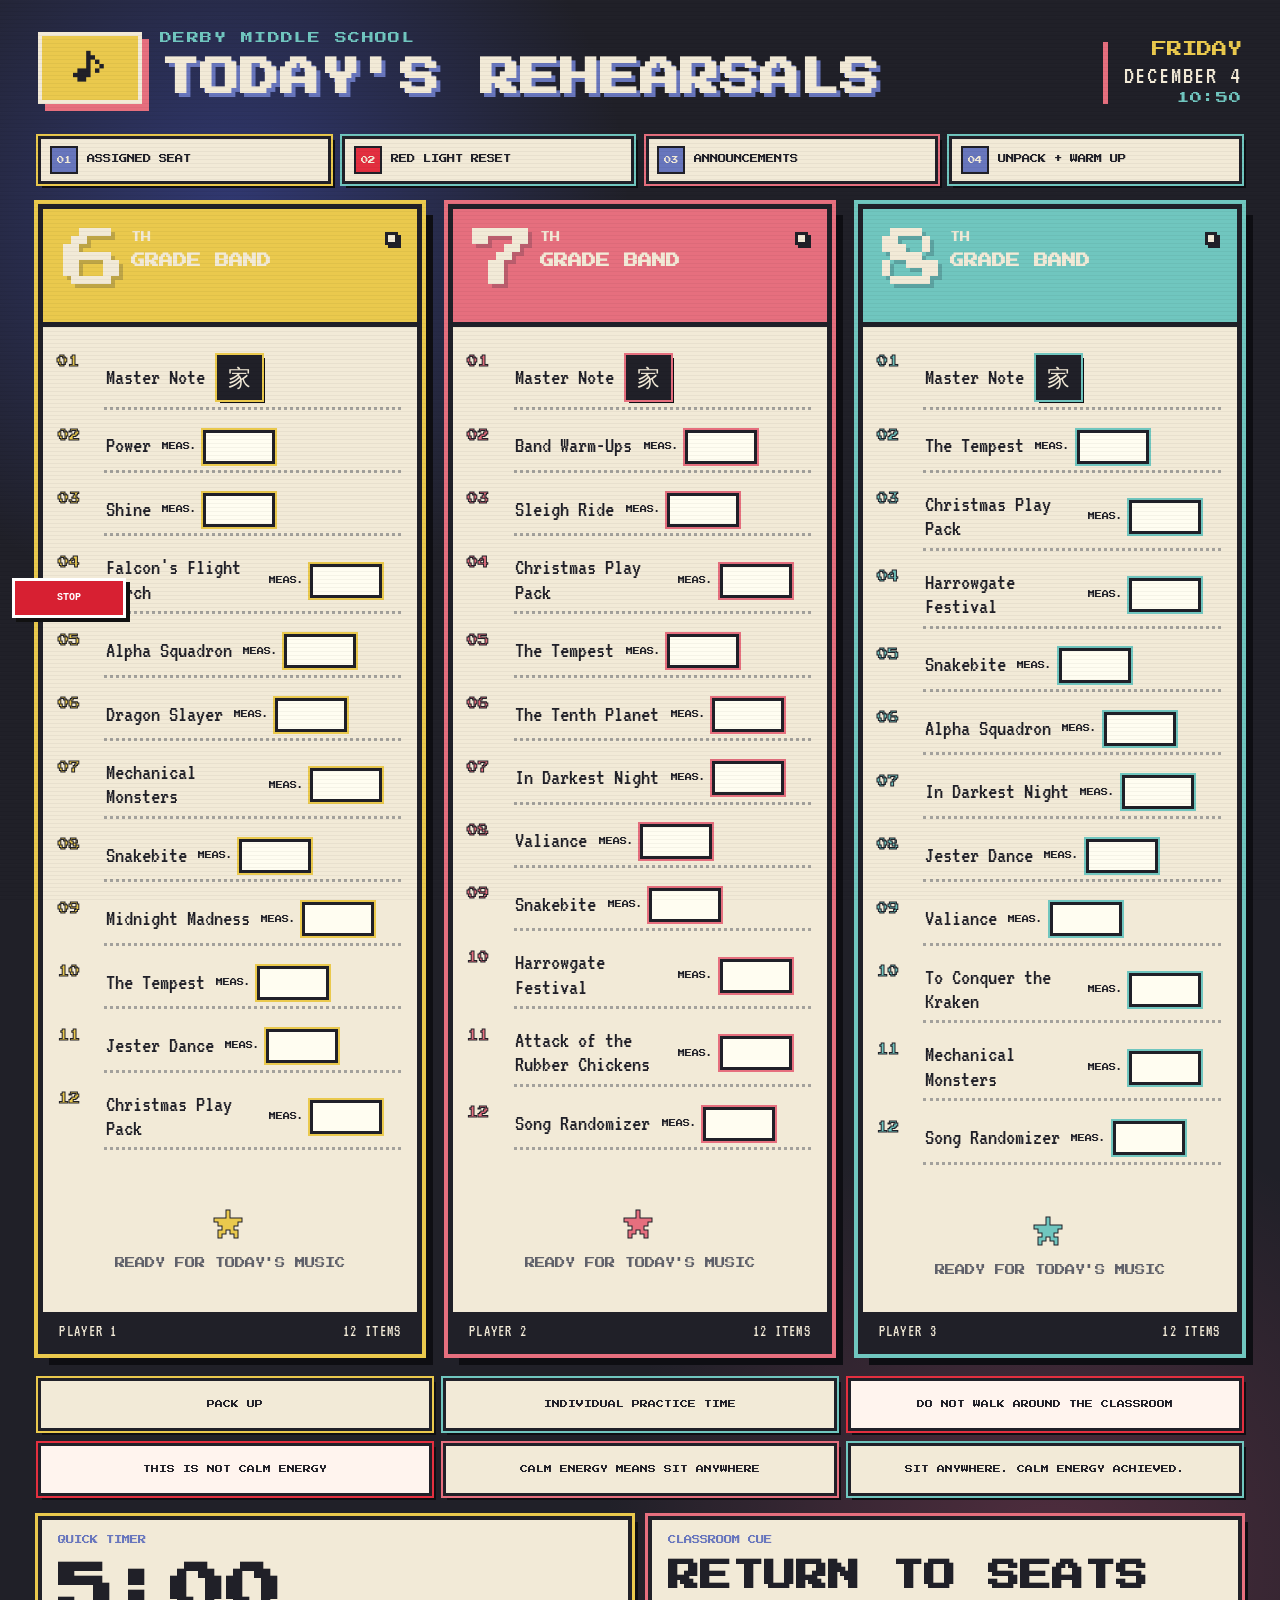
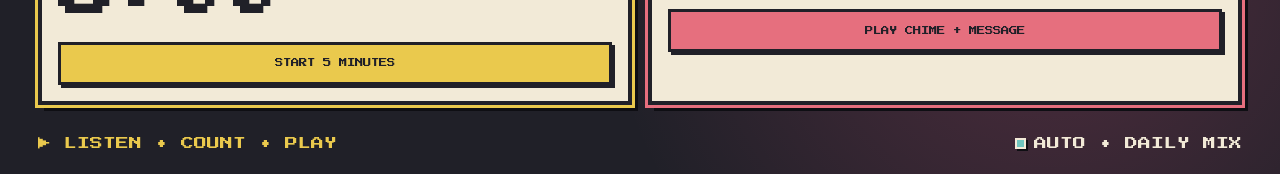
<file: index.html>
<!doctype html>
<html lang="en">
<head>
  <meta charset="utf-8">
  <meta name="viewport" content="width=device-width, initial-scale=1">
  <meta name="theme-color" content="#11172f">
  <meta http-equiv="Cache-Control" content="no-cache, no-store, must-revalidate">
  <meta http-equiv="Pragma" content="no-cache">
  <meta http-equiv="Expires" content="0">
  <meta name="description" content="Today's rehearsal plan for the 6th, 7th, and 8th grade bands.">
  <title>Today's Band Rehearsals</title>
  <link rel="preconnect" href="https://fonts.googleapis.com">
  <link rel="preconnect" href="https://fonts.gstatic.com" crossorigin>
  <link href="https://fonts.googleapis.com/css2?family=Press+Start+2P&family=VT323&display=swap" rel="stylesheet">
  <link rel="icon" type="image/svg+xml" href="data:image/svg+xml,%3Csvg xmlns='http://www.w3.org/2000/svg' viewBox='0 0 32 32'%3E%3Crect width='32' height='32' rx='3' fill='%2311172f'/%3E%3Cpath fill='%23ffd447' d='M7 7h17v4H11v3h10v4H11v7H7z'/%3E%3Crect x='22' y='14' width='4' height='7' fill='%23ff5d8f'/%3E%3C/svg%3E">
  <script>
    (function () {
      var month = new Date().getMonth();
      if (month === 9) document.documentElement.classList.add("season-halloween");
      else if (month === 10) document.documentElement.classList.add("season-autumn");
    })();
  </script>
  <link rel="stylesheet" href="styles-v6.css?v=20261013-artwork-1">
  <!-- seasonal build 2026-10-05b -->
</head>
<body>
  <div class="seasonal-decor" aria-hidden="true">
    <span class="pixel-moon"></span>
    <span class="pixel-bat bat-1"></span>
    <span class="pixel-bat bat-2"></span>
    <span class="pixel-bat bat-3"></span>
    <span class="pixel-pumpkin pumpkin-left"></span>
    <span class="pixel-pumpkin pumpkin-right"></span>
    <span class="pixel-leaf leaf-1"></span>
    <span class="pixel-leaf leaf-2"></span>
    <span class="pixel-leaf leaf-3"></span>
    <span class="pixel-leaf leaf-4"></span>
    <span class="pixel-leaf leaf-5"></span>
    <span class="pixel-leaf leaf-6"></span>
  </div>
  <div class="scanlines" aria-hidden="true"></div>
  <main>
    <header class="topbar">
      <div class="brand-lockup">
        <div class="pixel-note" aria-hidden="true">♪</div>
        <div>
          <p class="eyebrow">DERBY MIDDLE SCHOOL</p>
          <h1>TODAY'S REHEARSALS</h1>
        </div>
      </div>
      <div class="date-lockup">
        <p id="weekday">MONDAY</p>
        <p id="full-date">SEPTEMBER 22</p>
        <p id="live-time" aria-label="Current time">--:--</p>
      </div>
    </header>

    <section class="routine-strip" aria-label="Band opening routine">
      <button class="routine-step" type="button" data-step="01" data-label="ASSIGNED SEAT" data-accent="yellow">
        <span class="routine-number">01</span>
        <span class="routine-label">ASSIGNED SEAT</span>
      </button>
      <button class="routine-step routine-red" type="button" data-step="02" data-label="RED LIGHT RESET" data-accent="red">
        <span class="routine-number">02</span>
        <span class="routine-label">RED LIGHT RESET</span>
      </button>
      <button class="routine-step" type="button" data-step="03" data-label="ANNOUNCEMENTS" data-accent="pink">
        <span class="routine-number">03</span>
        <span class="routine-label">ANNOUNCEMENTS</span>
      </button>
      <button class="routine-step" type="button" data-step="04" data-label="UNPACK + WARM UP" data-accent="cyan">
        <span class="routine-number">04</span>
        <span class="routine-label">UNPACK + WARM UP</span>
      </button>
    </section>

    <div class="routine-overlay" id="routine-overlay" hidden role="dialog" aria-modal="true" aria-labelledby="routine-overlay-label">
      <button class="routine-close" id="routine-close" type="button" aria-label="Close routine step">×</button>
      <button class="routine-nav routine-prev" id="routine-prev" type="button" aria-label="Previous reminder">◀</button>
      <div class="routine-overlay-content">
        <span class="routine-overlay-number" id="routine-overlay-number">01</span>
        <h2 id="routine-overlay-label">ASSIGNED SEAT</h2>
      </div>
      <button class="routine-nav routine-next" id="routine-next" type="button" aria-label="Next reminder">▶</button>
    </div>

    <section class="boards" aria-label="Band rehearsal plans">
      <article class="grade-card grade-6" data-grade="6">
        <button class="grade-open-button" type="button" data-grade="6" aria-label="Open 6th grade band rehearsal full screen"></button>
        <header>
          <span class="grade-number">6</span>
          <div>
            <p>TH</p>
            <h2>GRADE BAND</h2>
          </div>
          <span class="status-light" aria-label="Ready"></span>
        </header>
        <ol class="set-list" id="list-6"></ol>
        <div class="empty-state" id="empty-6">
          <span>★</span>
          <p>READY FOR TODAY'S MUSIC</p>
        </div>
        <footer><span>PLAYER 1</span><span id="count-6">0 PIECES</span></footer>
      </article>

      <article class="grade-card grade-7" data-grade="7">
        <button class="grade-open-button" type="button" data-grade="7" aria-label="Open 7th grade band rehearsal full screen"></button>
        <header>
          <span class="grade-number">7</span>
          <div>
            <p>TH</p>
            <h2>GRADE BAND</h2>
          </div>
          <span class="status-light" aria-label="Ready"></span>
        </header>
        <ol class="set-list" id="list-7"></ol>
        <div class="empty-state" id="empty-7">
          <span>★</span>
          <p>READY FOR TODAY'S MUSIC</p>
        </div>
        <footer><span>PLAYER 2</span><span id="count-7">0 PIECES</span></footer>
      </article>

      <article class="grade-card grade-8" data-grade="8">
        <button class="grade-open-button" type="button" data-grade="8" aria-label="Open 8th grade band rehearsal full screen"></button>
        <header>
          <span class="grade-number">8</span>
          <div>
            <p>TH</p>
            <h2>GRADE BAND</h2>
          </div>
          <span class="status-light" aria-label="Ready"></span>
        </header>
        <ol class="set-list" id="list-8"></ol>
        <div class="empty-state" id="empty-8">
          <span>★</span>
          <p>READY FOR TODAY'S MUSIC</p>
        </div>
        <footer><span>PLAYER 3</span><span id="count-8">0 PIECES</span></footer>
      </article>
    </section>

    <section class="action-strip" aria-label="Band classroom reminders">
      <button class="action-step" type="button" data-label="PACK UP" data-accent="yellow">
        <span class="action-label">PACK UP</span>
      </button>
      <button class="action-step" type="button" data-label="INDIVIDUAL PRACTICE TIME" data-accent="cyan">
        <span class="action-label">INDIVIDUAL PRACTICE TIME</span>
      </button>
      <button class="action-step warning-step" type="button" data-label="DO NOT WALK AROUND THE CLASSROOM" data-accent="red">
        <span class="action-label">DO NOT WALK AROUND THE CLASSROOM</span>
      </button>
      <button class="action-step warning-step" type="button" data-label="THIS IS NOT CALM ENERGY" data-accent="red">
        <span class="action-label">THIS IS NOT CALM ENERGY</span>
      </button>
      <button class="action-step" type="button" data-label="CALM ENERGY MEANS SIT ANYWHERE" data-accent="pink">
        <span class="action-label">CALM ENERGY MEANS SIT ANYWHERE</span>
      </button>
      <button class="action-step" type="button" data-label="SIT ANYWHERE. CALM ENERGY ACHIEVED." data-accent="cyan">
        <span class="action-label">SIT ANYWHERE. CALM ENERGY ACHIEVED.</span>
      </button>
    </section>

    <div class="grade-overlay" id="grade-overlay" hidden role="dialog" aria-modal="true" aria-labelledby="grade-overlay-title">
      <button class="routine-close" id="grade-close" type="button" aria-label="Close enlarged rehearsal">×</button>
      <div class="grade-overlay-content">
        <header class="grade-overlay-header">
          <span class="grade-overlay-number" id="grade-overlay-number">6</span>
          <div>
            <p>TH</p>
            <h2 id="grade-overlay-title">GRADE BAND</h2>
          </div>
        </header>
        <ol class="grade-overlay-list" id="grade-overlay-list"></ol>
        <div class="grade-overlay-empty" id="grade-overlay-empty" hidden aria-hidden="true"></div>
      </div>
    </div>




<!-- Classroom stop-playing cue: compact left-side button, enlarged red reminder. -->
<button type="button" id="stop-playing-cue" class="stop-playing-cue" aria-haspopup="dialog" aria-controls="stop-playing-dialog" aria-label="Show stop playing and talking reminder">STOP</button>
<div id="stop-playing-dialog" class="stop-playing-dialog" role="dialog" aria-modal="true" aria-labelledby="stop-playing-message" hidden>
  <div class="stop-playing-panel">
    <button type="button" id="stop-playing-close" class="stop-playing-close" aria-label="Close reminder">×</button>
    <h2 id="stop-playing-message">INSTRUMENTS DOWN<br>NO TALKING<br>EYES UP<br>THANK YOU!</h2><div class="stop-controls"><button id="repeat-chime" type="button">RING CHIME AGAIN</button><span id="silence-seconds">00</span><button id="silence-toggle" type="button">START</button><button id="silence-reset" type="button">RESET</button></div>
  </div>
</div>

<section class="quick-class-tools" aria-label="Teacher controls">
  <div class="quick-class-tool timer">
    <small>QUICK TIMER</small>
    <strong id="quick-five-display">5:00</strong>
    <button id="quick-five-button" type="button">START 5 MINUTES</button>
  </div>

  <div class="quick-class-tool seats">
    <small>CLASSROOM CUE</small>
    <strong>RETURN TO SEATS</strong>
    <button id="quick-seat-button" type="button">PLAY CHIME + MESSAGE</button>
  </div>
</section>


    <div class="bottom-bar">
      <p><span class="blink">▶</span> LISTEN • COUNT • PLAY</p>
      <p class="live-status" id="live-status"><span></span> CHECKING TODAY'S LISTS</p>
    </div>
  </main>


  <style>

  .stop-playing-cue {
    position: fixed; left: 12px; bottom: 282px; z-index: 2147483502;
    width: 114px; min-height: 40px; padding: 8px 9px; cursor: pointer;
    background: #d72032; color: #fff; border: 3px solid #fff;
    box-shadow: 4px 4px 0 #111;
    font: 900 10px/1.2 ui-monospace, Menlo, monospace; text-align: center;
  }
  .stop-playing-cue:active { transform: translate(2px, 2px); box-shadow: 2px 2px 0 #111; }
  .stop-playing-cue:focus-visible, .stop-playing-close:focus-visible {
    outline: 4px solid #ffd447; outline-offset: 4px;
  }
  .stop-playing-dialog {
    position: fixed; inset: 0; z-index: 2147483645; padding: clamp(14px, 3vw, 40px);
    display: grid; place-items: center; background: rgba(8, 0, 0, .84);
  }
  .stop-playing-dialog[hidden] { display: none !important; }
  .stop-playing-panel {
    position: relative; display: grid; place-items: center;
    width: 100%; min-height: min(86vh, 820px); padding: clamp(45px, 8vw, 90px) 22px;
    background: #cf1729; color: #fff; border: clamp(5px, .8vw, 12px) solid #fff;
    box-shadow: 12px 12px 0 #111; text-align: center;
  }
  .stop-playing-panel h2 {
    margin: 0; color: #fff;
    font: 900 clamp(19px, 4.5vw, 64px)/1.5 "Press Start 2P", monospace;
    text-shadow: 5px 5px 0 rgba(0, 0, 0, .18);
  }
  .stop-playing-close {
    position: absolute; top: 12px; right: 12px; width: 48px; height: 48px;
    border: 3px solid #fff; background: #fff; color: #b91425;
    font: bold 34px/1 Arial, sans-serif; cursor: pointer;
  }
  @media (max-width: 600px) {
    .stop-playing-cue { width: 114px; font-size: 10px; }
    .stop-playing-panel { min-height: 78vh; }
    .stop-playing-panel h2 { font-size: clamp(15px, 4.1vw, 25px); line-height: 1.65; }
  }

  .quick-class-tools {
    display: grid;
    grid-template-columns: repeat(2, minmax(0, 1fr));
    gap: 1rem;
    margin: 1.2rem 0;
  }
  .quick-class-tool {
    padding: 1rem;
    color: var(--ink, #11172f);
    background: var(--paper, #f7f1d5);
    border: 4px solid var(--ink, #11172f);
    box-shadow: 6px 6px 0 var(--shadow, #080b19);
  }
  .quick-class-tool.timer { outline: 3px solid var(--yellow, #ffd447); }
  .quick-class-tool.seats { outline: 3px solid var(--pink, #ff5d8f); }
  .quick-class-tool small,
  .quick-class-tool strong,
  .quick-class-tool button {
    font-family: "Press Start 2P", monospace;
  }
  .quick-class-tool small {
    display: block;
    color: var(--blue, #5067ff);
    font-size: .52rem;
  }
  .quick-class-tool strong {
    display: block;
    margin: .7rem 0;
    font-size: clamp(1rem, 2.5vw, 2rem);
    line-height: 1.35;
  }
  #quick-five-display {
    font-size: clamp(2rem, 5vw, 3.5rem);
    font-variant-numeric: tabular-nums;
  }
  .quick-class-tool button {
    width: 100%;
    min-height: 2.7rem;
    padding: .65rem;
    cursor: pointer;
    color: var(--ink, #11172f);
    background: var(--yellow, #ffd447);
    border: 3px solid var(--ink, #11172f);
    box-shadow: 3px 3px 0 var(--ink, #11172f);
    font-size: .52rem;
  }
  .seats button { background: var(--pink, #ff5d8f); }
  .quick-class-tool button:active {
    transform: translate(2px, 2px);
    box-shadow: 1px 1px 0 var(--ink, #11172f);
  }
  @media (max-width: 520px) {
    .quick-class-tools { grid-template-columns: 1fr; }
  }
</style>
<script>
  (() => {
    const display = document.querySelector("#quick-five-display");
    const timerButton = document.querySelector("#quick-five-button");
    let remaining = 300;
    let interval;

    const render = () => {
      display.textContent =
        `${Math.floor(remaining / 60)}:${String(remaining % 60).padStart(2, "0")}`;
    };

    timerButton.addEventListener("click", () => {
      if (interval) {
        clearInterval(interval);
        interval = null;
        timerButton.textContent = "RESUME TIMER";
        return;
      }

      if (remaining === 0) remaining = 300;
      timerButton.textContent = "PAUSE TIMER";
      const ends = Date.now() + remaining * 1000;

      interval = setInterval(() => {
        remaining = Math.max(0, Math.ceil((ends - Date.now()) / 1000));
        render();

        if (remaining === 0) {
          clearInterval(interval);
          interval = null;
          timerButton.textContent = "START AGAIN";
        }
      }, 250);
    });

    document.querySelector("#quick-seat-button").addEventListener("click", () => {
      const AudioContextClass = window.AudioContext || window.webkitAudioContext;
      let delay = 900;

      if (AudioContextClass) {
        const context = new AudioContextClass();
        [1046.5, 1318.5, 1568].forEach((frequency, index) => {
          const oscillator = context.createOscillator();
          const gain = context.createGain();
          const start = context.currentTime + .03 + index * .13;

          oscillator.type = "sine";
          oscillator.frequency.setValueAtTime(frequency, start);
          gain.gain.setValueAtTime(.0001, start);
          gain.gain.exponentialRampToValueAtTime(.16, start + .025);
          gain.gain.exponentialRampToValueAtTime(.0001, start + .85);

          oscillator.connect(gain).connect(context.destination);
          oscillator.start(start);
          oscillator.stop(start + .9);
        });
        setTimeout(() => context.close(), 1600);
        delay = 1050;
      }

      setTimeout(() => {
        speechSynthesis.cancel();
        const message = new SpeechSynthesisUtterance(
          "Please return to your assigned seats at this time. Thank you."
        );
        message.lang = "en-GB";
        message.rate = .72;
        message.pitch = 1.08;

        const voices = speechSynthesis.getVoices();
        const british = voices.filter(v => /^en[-_]GB/i.test(v.lang));
        message.voice =
          british.find(v => /female|serena|kate|susan|hazel|fiona/i.test(v.name)) ||
          british[0] ||
          null;

        speechSynthesis.speak(message);
      }, delay);
    });
  })();
</script>
  <script src="app-v11.js?v=20261123-falcons-flight-2"></script>
  <script src="https://jasonatkinson123-sketch.github.io/band-tools-dashboard/rewards-config.js?v=20261005-requests-1"></script>
  <script src="https://jasonatkinson123-sketch.github.io/band-tools-dashboard/class-clock.js?v=20261019-finish-45-1"></script>
  <script src="https://jasonatkinson123-sketch.github.io/band-tools-dashboard/band-bell.js?v=20261019-finish-45-1"></script>
  <script src="https://jasonatkinson123-sketch.github.io/band-tools-dashboard/five-minute-timer.js?v=20261008-3"></script>
  <script src="https://jasonatkinson123-sketch.github.io/band-tools-dashboard/attendance-reminder.js?v=20261015-2"></script>
  <script src="https://jasonatkinson123-sketch.github.io/band-tools-dashboard/seat-announcement.js?v=20261008-1"></script>
<script>
  (() => {
    const cue = document.getElementById("stop-playing-cue");
    const dialog = document.getElementById("stop-playing-dialog");
    const close = document.getElementById("stop-playing-close");
    let lastFocused = null;
    let chimeContext = null;
    const repeatChime = document.getElementById("repeat-chime");
    const secondsDisplay = document.getElementById("silence-seconds");
    const counterToggle = document.getElementById("silence-toggle");
    const counterReset = document.getElementById("silence-reset");
    let elapsedSeconds = 0;
    let counterStart = 0;
    let counterTicker = null;
    let lastChimeTime = 0;
    let autoDismissTimer = null;
    function scheduleAutoDismiss() {
      clearTimeout(autoDismissTimer);
      autoDismissTimer = setTimeout(dismiss, 30000);
    }
    function renderCounter() {
      secondsDisplay.textContent = String(elapsedSeconds).padStart(2, "0");
      counterToggle.textContent = counterTicker !== null ? "PAUSE" : elapsedSeconds >= 60 ? "DONE" : elapsedSeconds > 0 ? "RESUME" : "START";
      counterToggle.disabled = elapsedSeconds >= 60;
    }
    function pauseCounter() {
      if (counterTicker !== null) {
        elapsedSeconds = Math.min(60, Math.floor((performance.now() - counterStart) / 1000));
        clearInterval(counterTicker);
        counterTicker = null;
      }
      renderCounter();
    }
    counterToggle.addEventListener("click", () => {
      if (counterTicker !== null) { pauseCounter(); return; }
      if (elapsedSeconds >= 60) return;
      counterStart = performance.now() - elapsedSeconds * 1000;
      counterTicker = setInterval(() => {
        elapsedSeconds = Math.min(60, Math.floor((performance.now() - counterStart) / 1000));
        if (elapsedSeconds >= 60) pauseCounter();
        else renderCounter();
      }, 100);
      renderCounter();
    });
    counterReset.addEventListener("click", () => {
      pauseCounter();
      elapsedSeconds = 0;
      renderCounter();
    });
    repeatChime.addEventListener("click", () => {
      if (performance.now() - lastChimeTime < 3000) return;
      lastChimeTime = performance.now();
      playGentleChime();
    });

    // Familiar Westminster-style church chimes: fuller bell tone and a little louder.
    function playGentleChime() {
      const AudioContextClass = window.AudioContext || window.webkitAudioContext;
      if (!AudioContextClass) return;
      try {
        chimeContext = chimeContext || new AudioContextClass();
        if (chimeContext.state === "suspended") chimeContext.resume().catch(() => {});
        const now = chimeContext.currentTime + .015;
        // E–C–D–G, in the style of a traditional four-note church clock chime.
        const notes = [[659.25, 0], [523.25, .48], [587.33, .96], [392, 1.44]];
        notes.forEach(([frequency, delay], index) => {
          const start = now + delay;
          const duration = index === notes.length - 1 ? 2.8 : 1.8;
          // Layered partials give each note a soft bell-like ring, not a beep.
          [[1, .11], [2, .028], [2.4, .012]].forEach(([partial, peak]) => {
            const tone = chimeContext.createOscillator();
            const volume = chimeContext.createGain();
            tone.type = "sine";
            tone.frequency.setValueAtTime(frequency * partial, start);
            volume.gain.setValueAtTime(.0001, start);
            volume.gain.exponentialRampToValueAtTime(peak, start + .025);
            volume.gain.exponentialRampToValueAtTime(.0001, start + duration);
            tone.connect(volume);
            volume.connect(chimeContext.destination);
            tone.start(start);
            tone.stop(start + duration + .03);
          });
        });
      } catch (error) {
        // The sign still opens if audio is blocked by the device.
      }
    }

    cue.addEventListener("click", () => {
      lastFocused = document.activeElement;
      dialog.hidden = false;
      scheduleAutoDismiss();
      close.focus();
      lastChimeTime = performance.now();
      playGentleChime();
    });
    function dismiss() {
      clearTimeout(autoDismissTimer);
      autoDismissTimer = null;
      if (dialog.hidden) return;
      pauseCounter();
      elapsedSeconds = 0;
      renderCounter();
      dialog.hidden = true;
      (lastFocused || cue).focus();
    }
    close.addEventListener("click", dismiss);
    dialog.addEventListener("click", event => { if (event.target === dialog) dismiss(); });
    dialog.addEventListener("keydown", event => {
      if (event.key === "Escape") { event.preventDefault(); dismiss(); }
      
    });
  })();
</script>

<!-- Teacher-only rehearsal signals: independent of the original STOP system. -->
<style>
  .band-cue-controls { display:flex; justify-content:space-between; gap:8px; margin:8px 0 12px; flex-wrap:wrap; }
  .band-cue-controls button { font:700 clamp(8px,1vw,11px) "Press Start 2P",monospace; border:2px solid #17213a; border-radius:3px; background:#f7e6a5; color:#17213a; padding:10px 12px; cursor:pointer; box-shadow:2px 2px 0 #17213a; }
  .band-cue-controls button:focus-visible { outline:3px solid #ff5d8f; outline-offset:3px; }
  body > #band-cue-flash { position:fixed !important; inset:0 !important; width:100vw !important; height:100vh !important; z-index:2147483646 !important; display:flex !important; flex-direction:column; justify-content:center; align-items:center; text-align:center; pointer-events:none; opacity:0; visibility:hidden; transition:opacity .16s ease,visibility .16s; padding:24px; box-sizing:border-box; }
  body > #band-cue-flash.visible { opacity:1 !important; visibility:visible !important; display:flex !important; }
  #band-cue-flash .band-cue-icon { font-size:clamp(100px,18vw,230px); line-height:1.1; filter:drop-shadow(8px 9px 0 rgba(0,0,0,.15)); margin-bottom:18px; }
  #band-cue-flash .band-cue-inner { font:900 clamp(25px,6vw,82px)/1.45 "Press Start 2P",monospace; text-shadow:4px 5px 0 rgba(0,0,0,.2); letter-spacing:.02em; }
  #band-cue-flash .band-cue-sub { font:700 clamp(12px,1.8vw,24px)/1.8 "Press Start 2P",monospace; margin-top:24px; }
  body > #band-cue-flash.up { background:#e9b82e; color:#17213a; }
  body > #band-cue-flash.hold { background:#202a52; color:#ffe38b; }
  body > #band-cue-flash.down { background:#78c7e7; color:#17213a; }
  @media (prefers-reduced-motion:reduce) { #band-cue-flash { transition:none; } }
</style>
<script>
(() => {
  const gradeOverlay = document.getElementById('grade-overlay');
  const list = document.getElementById('grade-overlay-list');
  if (!gradeOverlay || !list) return;
  const controls = document.createElement('div');
  controls.className = 'band-cue-controls';
  controls.setAttribute('aria-label', 'Rehearsal conducting cues');
  controls.innerHTML = '<button type="button" data-band-cue="up" title="Keyboard U">U · PLAYING POSITION</button><button type="button" data-band-cue="hold" title="Keyboard H">H · HOLD THE FINISH</button><button type="button" data-band-cue="down" title="Keyboard D">D · AT EASE</button>';
  list.before(controls);
  const flash = document.createElement('div');
  flash.id = 'band-cue-flash';
  flash.setAttribute('role','status');
  flash.setAttribute('aria-live','polite');
  flash.setAttribute('aria-atomic','true');
  document.body.appendChild(flash);
  const cues = {
    up: { label:'PLAYING POSITION!', sub:'PREPARE FOR THE DOWNBEAT', icon:'🎺' },
    hold: { label:'HOLD THE FINISH!', sub:'INSTRUMENTS UP · EYES ON CONDUCTOR', icon:'🎼' },
    down: { label:'AT EASE!', sub:'RELAX & RESET', icon:'🎺' }
  };
  let timeout;
  function showCue(type) {
    if (gradeOverlay.hidden || !cues[type]) return;
    clearTimeout(timeout);
    flash.className = type;
    flash.innerHTML = '<div><div class="band-cue-icon" aria-hidden="true"></div><div class="band-cue-inner"></div><div class="band-cue-sub"></div></div>';
    flash.querySelector('.band-cue-icon').textContent = cues[type].icon;
    flash.querySelector('.band-cue-inner').textContent = cues[type].label;
    flash.querySelector('.band-cue-sub').textContent = cues[type].sub;
    flash.classList.add('visible');
    flash.style.setProperty('display','flex','important');
    flash.style.setProperty('visibility','visible','important');
    flash.style.setProperty('opacity','1','important');
    timeout = setTimeout(() => { flash.classList.remove('visible'); flash.style.removeProperty('visibility'); flash.style.removeProperty('opacity'); }, 4500);
  }
  controls.addEventListener('click', event => {
    const button = event.target.closest('[data-band-cue]');
    if (button) showCue(button.dataset.bandCue);
  });
  document.addEventListener('keydown', event => {
    if (event.altKey || event.ctrlKey || event.metaKey || event.repeat || event.isComposing) return;
    const el = event.target;
    if (el && (el.isContentEditable || /^(INPUT|TEXTAREA|SELECT)$/.test(el.tagName))) return;
    const key = event.key.toLowerCase();
    const type = {u:'up',h:'hold',d:'down'}[key];
    if (type && !gradeOverlay.hidden && document.getElementById('stop-playing-dialog').hidden) {
      event.preventDefault(); showCue(type);
    }
  });
  document.getElementById('grade-close')?.addEventListener('click', () => { clearTimeout(timeout); flash.classList.remove('visible'); });
})();
</script>
</body>
</html>
</file>
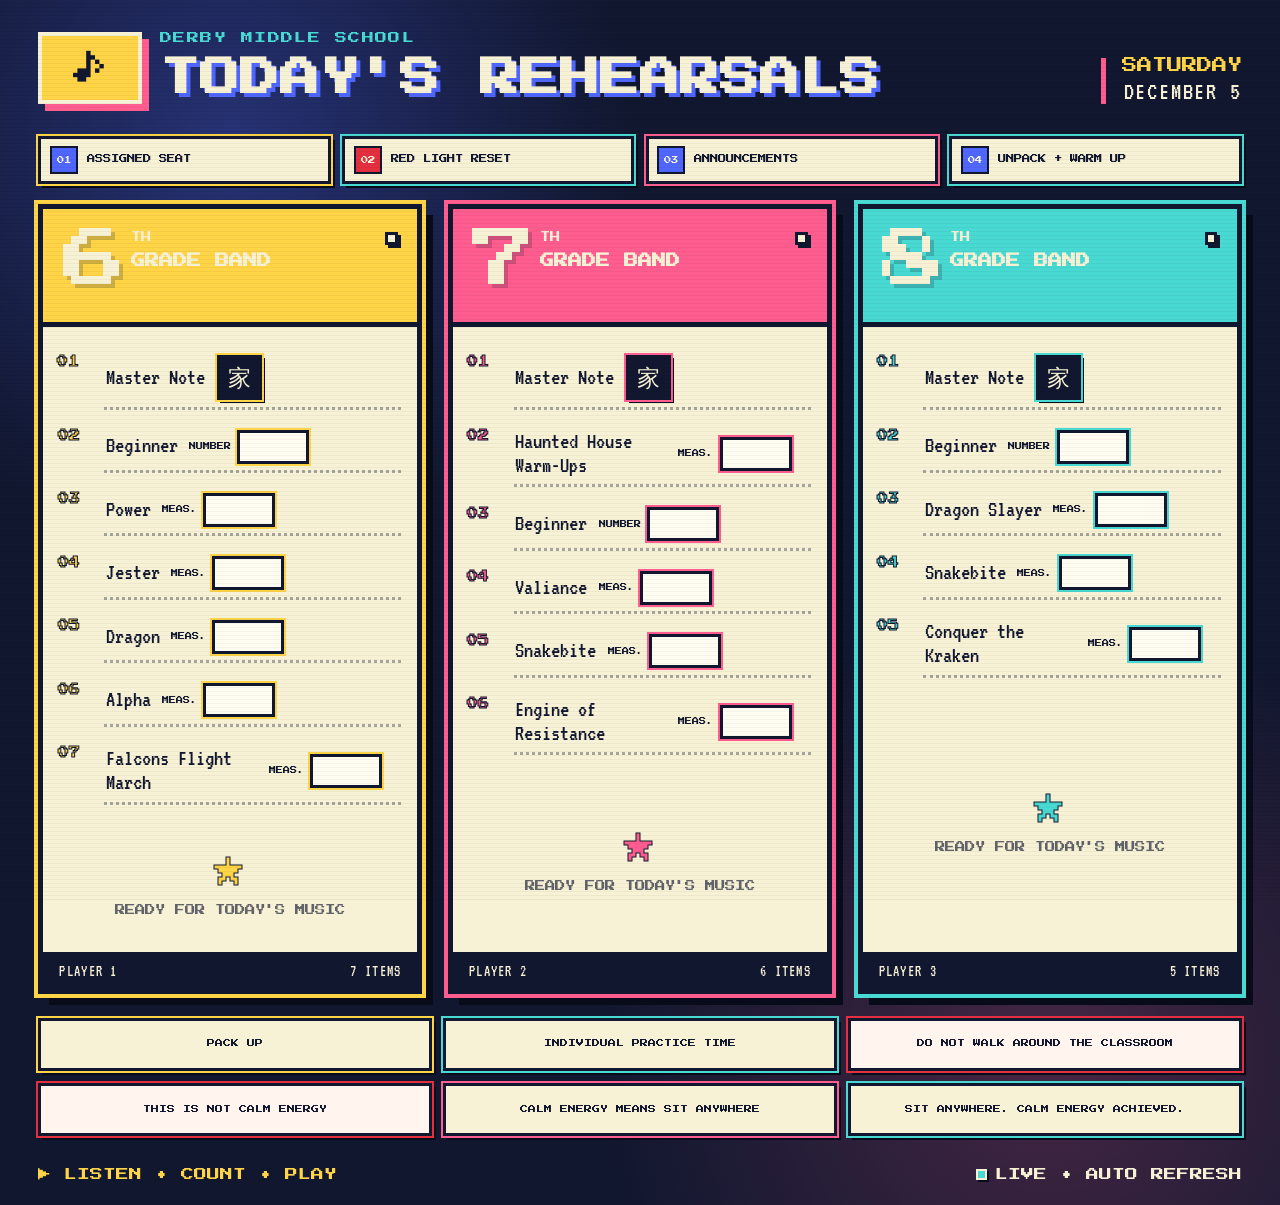
<file: board-v10.html>
<!doctype html>
<html lang="en">
<head>
  <meta charset="utf-8">
  <meta name="viewport" content="width=device-width, initial-scale=1">
  <meta name="theme-color" content="#11172f">
  <meta http-equiv="Cache-Control" content="no-cache, no-store, must-revalidate">
  <meta http-equiv="Pragma" content="no-cache">
  <meta http-equiv="Expires" content="0">
  <meta name="description" content="Today's rehearsal plan for the 6th, 7th, and 8th grade bands.">
  <title>Today's Band Rehearsals</title>
  <link rel="preconnect" href="https://fonts.googleapis.com">
  <link rel="preconnect" href="https://fonts.gstatic.com" crossorigin>
  <link href="https://fonts.googleapis.com/css2?family=Press+Start+2P&family=VT323&display=swap" rel="stylesheet">
  <link rel="icon" type="image/svg+xml" href="data:image/svg+xml,%3Csvg xmlns='http://www.w3.org/2000/svg' viewBox='0 0 32 32'%3E%3Crect width='32' height='32' rx='3' fill='%2311172f'/%3E%3Cpath fill='%23ffd447' d='M7 7h17v4H11v3h10v4H11v7H7z'/%3E%3Crect x='22' y='14' width='4' height='7' fill='%23ff5d8f'/%3E%3C/svg%3E">
  <link rel="stylesheet" href="styles-v6.css">
</head>
<body>
  <div class="scanlines" aria-hidden="true"></div>
  <main>
    <header class="topbar">
      <div class="brand-lockup">
        <div class="pixel-note" aria-hidden="true">♪</div>
        <div>
          <p class="eyebrow">DERBY MIDDLE SCHOOL</p>
          <h1>TODAY'S REHEARSALS</h1>
        </div>
      </div>
      <div class="date-lockup">
        <p id="weekday">MONDAY</p>
        <p id="full-date">SEPTEMBER 22</p>
      </div>
    </header>

    <section class="routine-strip" aria-label="Band opening routine">
      <button class="routine-step" type="button" data-step="01" data-label="ASSIGNED SEAT" data-accent="yellow">
        <span class="routine-number">01</span>
        <span class="routine-label">ASSIGNED SEAT</span>
      </button>
      <button class="routine-step routine-red" type="button" data-step="02" data-label="RED LIGHT RESET" data-accent="red">
        <span class="routine-number">02</span>
        <span class="routine-label">RED LIGHT RESET</span>
      </button>
      <button class="routine-step" type="button" data-step="03" data-label="ANNOUNCEMENTS" data-accent="pink">
        <span class="routine-number">03</span>
        <span class="routine-label">ANNOUNCEMENTS</span>
      </button>
      <button class="routine-step" type="button" data-step="04" data-label="UNPACK + WARM UP" data-accent="cyan">
        <span class="routine-number">04</span>
        <span class="routine-label">UNPACK + WARM UP</span>
      </button>
    </section>

    <div class="routine-overlay" id="routine-overlay" hidden role="dialog" aria-modal="true" aria-labelledby="routine-overlay-label">
      <button class="routine-close" id="routine-close" type="button" aria-label="Close routine step">×</button>
      <div class="routine-overlay-content">
        <span class="routine-overlay-number" id="routine-overlay-number">01</span>
        <h2 id="routine-overlay-label">ASSIGNED SEAT</h2>
      </div>
    </div>

    <section class="boards" aria-label="Band rehearsal plans">
      <article class="grade-card grade-6" data-grade="6">
        <button class="grade-open-button" type="button" data-grade="6" aria-label="Open 6th grade band rehearsal full screen"></button>
        <header>
          <span class="grade-number">6</span>
          <div>
            <p>TH</p>
            <h2>GRADE BAND</h2>
          </div>
          <span class="status-light" aria-label="Ready"></span>
        </header>
        <ol class="set-list" id="list-6"></ol>
        <div class="empty-state" id="empty-6">
          <span>★</span>
          <p>READY FOR TODAY'S MUSIC</p>
        </div>
        <footer><span>PLAYER 1</span><span id="count-6">0 PIECES</span></footer>
      </article>

      <article class="grade-card grade-7" data-grade="7">
        <button class="grade-open-button" type="button" data-grade="7" aria-label="Open 7th grade band rehearsal full screen"></button>
        <header>
          <span class="grade-number">7</span>
          <div>
            <p>TH</p>
            <h2>GRADE BAND</h2>
          </div>
          <span class="status-light" aria-label="Ready"></span>
        </header>
        <ol class="set-list" id="list-7"></ol>
        <div class="empty-state" id="empty-7">
          <span>★</span>
          <p>READY FOR TODAY'S MUSIC</p>
        </div>
        <footer><span>PLAYER 2</span><span id="count-7">0 PIECES</span></footer>
      </article>

      <article class="grade-card grade-8" data-grade="8">
        <button class="grade-open-button" type="button" data-grade="8" aria-label="Open 8th grade band rehearsal full screen"></button>
        <header>
          <span class="grade-number">8</span>
          <div>
            <p>TH</p>
            <h2>GRADE BAND</h2>
          </div>
          <span class="status-light" aria-label="Ready"></span>
        </header>
        <ol class="set-list" id="list-8"></ol>
        <div class="empty-state" id="empty-8">
          <span>★</span>
          <p>READY FOR TODAY'S MUSIC</p>
        </div>
        <footer><span>PLAYER 3</span><span id="count-8">0 PIECES</span></footer>
      </article>
    </section>

    <section class="action-strip" aria-label="Band classroom reminders">
      <button class="action-step" type="button" data-label="PACK UP" data-accent="yellow">
        <span class="action-label">PACK UP</span>
      </button>
      <button class="action-step" type="button" data-label="INDIVIDUAL PRACTICE TIME" data-accent="cyan">
        <span class="action-label">INDIVIDUAL PRACTICE TIME</span>
      </button>
      <button class="action-step warning-step" type="button" data-label="DO NOT WALK AROUND THE CLASSROOM" data-accent="red">
        <span class="action-label">DO NOT WALK AROUND THE CLASSROOM</span>
      </button>
      <button class="action-step warning-step" type="button" data-label="THIS IS NOT CALM ENERGY" data-accent="red">
        <span class="action-label">THIS IS NOT CALM ENERGY</span>
      </button>
      <button class="action-step" type="button" data-label="CALM ENERGY MEANS SIT ANYWHERE" data-accent="pink">
        <span class="action-label">CALM ENERGY MEANS SIT ANYWHERE</span>
      </button>
      <button class="action-step" type="button" data-label="SIT ANYWHERE. CALM ENERGY ACHIEVED." data-accent="cyan">
        <span class="action-label">SIT ANYWHERE. CALM ENERGY ACHIEVED.</span>
      </button>
    </section>

    <div class="grade-overlay" id="grade-overlay" hidden role="dialog" aria-modal="true" aria-labelledby="grade-overlay-title">
      <button class="routine-close" id="grade-close" type="button" aria-label="Close enlarged rehearsal">×</button>
      <div class="grade-overlay-content">
        <header class="grade-overlay-header">
          <span class="grade-overlay-number" id="grade-overlay-number">6</span>
          <div>
            <p>TH</p>
            <h2 id="grade-overlay-title">GRADE BAND</h2>
          </div>
        </header>
        <ol class="grade-overlay-list" id="grade-overlay-list"></ol>
        <div class="grade-overlay-empty" id="grade-overlay-empty" hidden aria-hidden="true"></div>
      </div>
    </div>

    <div class="bottom-bar">
      <p><span class="blink">▶</span> LISTEN • COUNT • PLAY</p>
      <p class="live-status" id="live-status"><span></span> CHECKING TODAY'S LISTS</p>
    </div>
  </main>

  <script src="app-v9.js"></script>
</body>
</html>
</file>
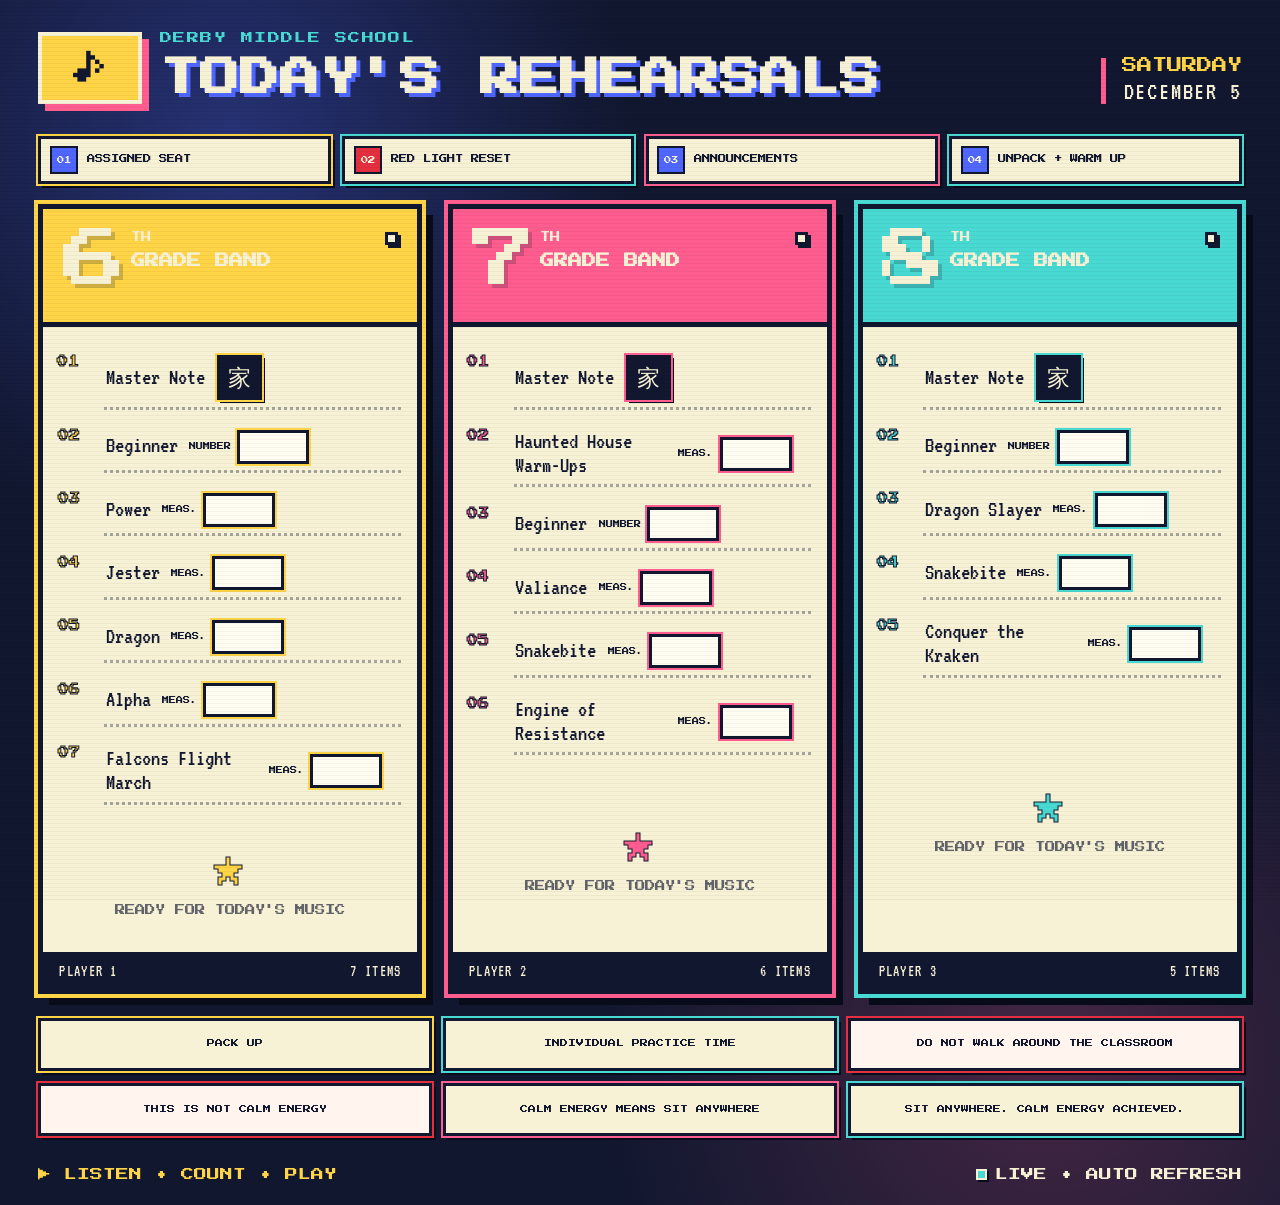
<file: board-v11.html>
<!doctype html>
<html lang="en">
<head>
  <meta charset="utf-8">
  <meta name="viewport" content="width=device-width, initial-scale=1">
  <meta name="theme-color" content="#11172f">
  <meta http-equiv="Cache-Control" content="no-cache, no-store, must-revalidate">
  <meta http-equiv="Pragma" content="no-cache">
  <meta http-equiv="Expires" content="0">
  <meta name="description" content="Today's rehearsal plan for the 6th, 7th, and 8th grade bands.">
  <title>Today's Band Rehearsals</title>
  <link rel="preconnect" href="https://fonts.googleapis.com">
  <link rel="preconnect" href="https://fonts.gstatic.com" crossorigin>
  <link href="https://fonts.googleapis.com/css2?family=Press+Start+2P&family=VT323&display=swap" rel="stylesheet">
  <link rel="icon" type="image/svg+xml" href="data:image/svg+xml,%3Csvg xmlns='http://www.w3.org/2000/svg' viewBox='0 0 32 32'%3E%3Crect width='32' height='32' rx='3' fill='%2311172f'/%3E%3Cpath fill='%23ffd447' d='M7 7h17v4H11v3h10v4H11v7H7z'/%3E%3Crect x='22' y='14' width='4' height='7' fill='%23ff5d8f'/%3E%3C/svg%3E">
  <link rel="stylesheet" href="styles-v6.css">
</head>
<body>
  <div class="scanlines" aria-hidden="true"></div>
  <main>
    <header class="topbar">
      <div class="brand-lockup">
        <div class="pixel-note" aria-hidden="true">♪</div>
        <div>
          <p class="eyebrow">DERBY MIDDLE SCHOOL</p>
          <h1>TODAY'S REHEARSALS</h1>
        </div>
      </div>
      <div class="date-lockup">
        <p id="weekday">MONDAY</p>
        <p id="full-date">SEPTEMBER 22</p>
      </div>
    </header>

    <section class="routine-strip" aria-label="Band opening routine">
      <button class="routine-step" type="button" data-step="01" data-label="ASSIGNED SEAT" data-accent="yellow">
        <span class="routine-number">01</span>
        <span class="routine-label">ASSIGNED SEAT</span>
      </button>
      <button class="routine-step routine-red" type="button" data-step="02" data-label="RED LIGHT RESET" data-accent="red">
        <span class="routine-number">02</span>
        <span class="routine-label">RED LIGHT RESET</span>
      </button>
      <button class="routine-step" type="button" data-step="03" data-label="ANNOUNCEMENTS" data-accent="pink">
        <span class="routine-number">03</span>
        <span class="routine-label">ANNOUNCEMENTS</span>
      </button>
      <button class="routine-step" type="button" data-step="04" data-label="UNPACK + WARM UP" data-accent="cyan">
        <span class="routine-number">04</span>
        <span class="routine-label">UNPACK + WARM UP</span>
      </button>
    </section>

    <div class="routine-overlay" id="routine-overlay" hidden role="dialog" aria-modal="true" aria-labelledby="routine-overlay-label">
      <button class="routine-close" id="routine-close" type="button" aria-label="Close routine step">×</button>
      <div class="routine-overlay-content">
        <span class="routine-overlay-number" id="routine-overlay-number">01</span>
        <h2 id="routine-overlay-label">ASSIGNED SEAT</h2>
      </div>
    </div>

    <section class="boards" aria-label="Band rehearsal plans">
      <article class="grade-card grade-6" data-grade="6">
        <button class="grade-open-button" type="button" data-grade="6" aria-label="Open 6th grade band rehearsal full screen"></button>
        <header>
          <span class="grade-number">6</span>
          <div>
            <p>TH</p>
            <h2>GRADE BAND</h2>
          </div>
          <span class="status-light" aria-label="Ready"></span>
        </header>
        <ol class="set-list" id="list-6"></ol>
        <div class="empty-state" id="empty-6">
          <span>★</span>
          <p>READY FOR TODAY'S MUSIC</p>
        </div>
        <footer><span>PLAYER 1</span><span id="count-6">0 PIECES</span></footer>
      </article>

      <article class="grade-card grade-7" data-grade="7">
        <button class="grade-open-button" type="button" data-grade="7" aria-label="Open 7th grade band rehearsal full screen"></button>
        <header>
          <span class="grade-number">7</span>
          <div>
            <p>TH</p>
            <h2>GRADE BAND</h2>
          </div>
          <span class="status-light" aria-label="Ready"></span>
        </header>
        <ol class="set-list" id="list-7"></ol>
        <div class="empty-state" id="empty-7">
          <span>★</span>
          <p>READY FOR TODAY'S MUSIC</p>
        </div>
        <footer><span>PLAYER 2</span><span id="count-7">0 PIECES</span></footer>
      </article>

      <article class="grade-card grade-8" data-grade="8">
        <button class="grade-open-button" type="button" data-grade="8" aria-label="Open 8th grade band rehearsal full screen"></button>
        <header>
          <span class="grade-number">8</span>
          <div>
            <p>TH</p>
            <h2>GRADE BAND</h2>
          </div>
          <span class="status-light" aria-label="Ready"></span>
        </header>
        <ol class="set-list" id="list-8"></ol>
        <div class="empty-state" id="empty-8">
          <span>★</span>
          <p>READY FOR TODAY'S MUSIC</p>
        </div>
        <footer><span>PLAYER 3</span><span id="count-8">0 PIECES</span></footer>
      </article>
    </section>

    <section class="action-strip" aria-label="Band classroom reminders">
      <button class="action-step" type="button" data-label="PACK UP" data-accent="yellow">
        <span class="action-label">PACK UP</span>
      </button>
      <button class="action-step" type="button" data-label="INDIVIDUAL PRACTICE TIME" data-accent="cyan">
        <span class="action-label">INDIVIDUAL PRACTICE TIME</span>
      </button>
      <button class="action-step warning-step" type="button" data-label="DO NOT WALK AROUND THE CLASSROOM" data-accent="red">
        <span class="action-label">DO NOT WALK AROUND THE CLASSROOM</span>
      </button>
      <button class="action-step warning-step" type="button" data-label="THIS IS NOT CALM ENERGY" data-accent="red">
        <span class="action-label">THIS IS NOT CALM ENERGY</span>
      </button>
      <button class="action-step" type="button" data-label="CALM ENERGY MEANS SIT ANYWHERE" data-accent="pink">
        <span class="action-label">CALM ENERGY MEANS SIT ANYWHERE</span>
      </button>
      <button class="action-step" type="button" data-label="SIT ANYWHERE. CALM ENERGY ACHIEVED." data-accent="cyan">
        <span class="action-label">SIT ANYWHERE. CALM ENERGY ACHIEVED.</span>
      </button>
    </section>

    <div class="grade-overlay" id="grade-overlay" hidden role="dialog" aria-modal="true" aria-labelledby="grade-overlay-title">
      <button class="routine-close" id="grade-close" type="button" aria-label="Close enlarged rehearsal">×</button>
      <div class="grade-overlay-content">
        <header class="grade-overlay-header">
          <span class="grade-overlay-number" id="grade-overlay-number">6</span>
          <div>
            <p>TH</p>
            <h2 id="grade-overlay-title">GRADE BAND</h2>
          </div>
        </header>
        <ol class="grade-overlay-list" id="grade-overlay-list"></ol>
        <div class="grade-overlay-empty" id="grade-overlay-empty" hidden aria-hidden="true"></div>
      </div>
    </div>

    <div class="bottom-bar">
      <p><span class="blink">▶</span> LISTEN • COUNT • PLAY</p>
      <p class="live-status" id="live-status"><span></span> CHECKING TODAY'S LISTS</p>
    </div>
  </main>

  <script src="app-v10.js"></script>
</body>
</html>
</file>
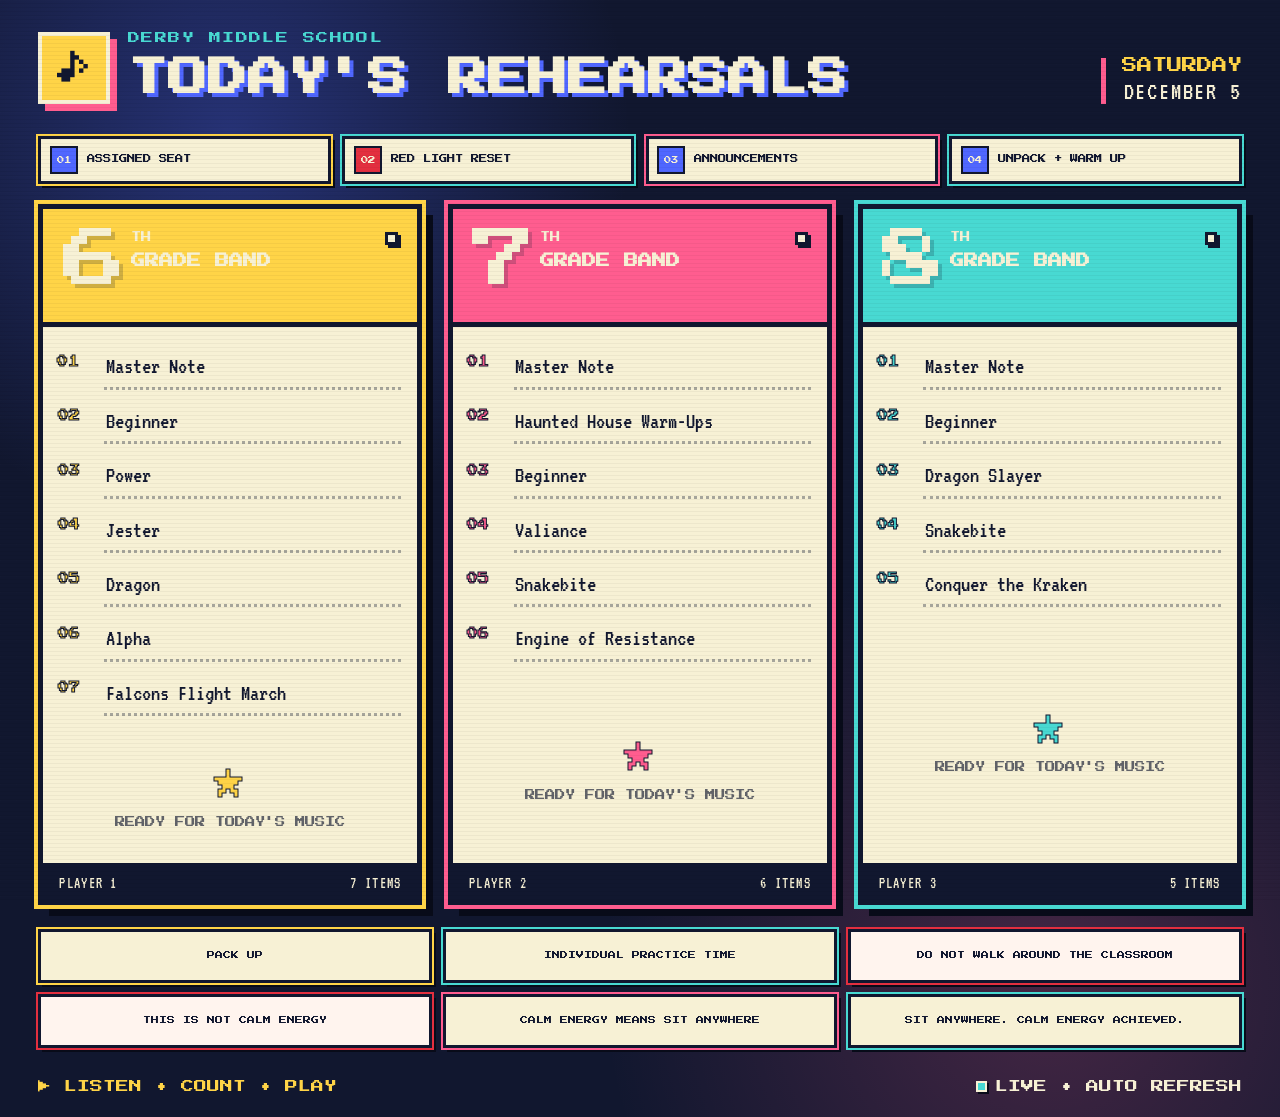
<file: board-v2.html>
<!doctype html>
<html lang="en">
<head>
  <meta charset="utf-8">
  <meta name="viewport" content="width=device-width, initial-scale=1">
  <meta name="theme-color" content="#11172f">
  <meta name="description" content="Today's rehearsal plan for the 6th, 7th, and 8th grade bands.">
  <title>Today's Band Rehearsals</title>
  <link rel="preconnect" href="https://fonts.googleapis.com">
  <link rel="preconnect" href="https://fonts.gstatic.com" crossorigin>
  <link href="https://fonts.googleapis.com/css2?family=Press+Start+2P&family=VT323&display=swap" rel="stylesheet">
  <link rel="icon" type="image/svg+xml" href="data:image/svg+xml,%3Csvg xmlns='http://www.w3.org/2000/svg' viewBox='0 0 32 32'%3E%3Crect width='32' height='32' rx='3' fill='%2311172f'/%3E%3Cpath fill='%23ffd447' d='M7 7h17v4H11v3h10v4H11v7H7z'/%3E%3Crect x='22' y='14' width='4' height='7' fill='%23ff5d8f'/%3E%3C/svg%3E">
  <link rel="stylesheet" href="styles-v2.css">
</head>
<body>
  <div class="scanlines" aria-hidden="true"></div>
  <main>
    <header class="topbar">
      <div class="brand-lockup">
        <div class="pixel-note" aria-hidden="true">♪</div>
        <div>
          <p class="eyebrow">DERBY MIDDLE SCHOOL</p>
          <h1>TODAY'S REHEARSALS</h1>
        </div>
      </div>
      <div class="date-lockup">
        <p id="weekday">MONDAY</p>
        <p id="full-date">SEPTEMBER 22</p>
      </div>
    </header>

    <section class="routine-strip" aria-label="Band opening routine">
      <button class="routine-step" type="button" data-step="01" data-label="ASSIGNED SEAT" data-accent="yellow">
        <span class="routine-number">01</span>
        <span class="routine-label">ASSIGNED SEAT</span>
      </button>
      <button class="routine-step routine-red" type="button" data-step="02" data-label="RED LIGHT RESET" data-accent="red">
        <span class="routine-number">02</span>
        <span class="routine-label">RED LIGHT RESET</span>
      </button>
      <button class="routine-step" type="button" data-step="03" data-label="ANNOUNCEMENTS" data-accent="pink">
        <span class="routine-number">03</span>
        <span class="routine-label">ANNOUNCEMENTS</span>
      </button>
      <button class="routine-step" type="button" data-step="04" data-label="UNPACK + WARM UP" data-accent="cyan">
        <span class="routine-number">04</span>
        <span class="routine-label">UNPACK + WARM UP</span>
      </button>
    </section>

    <div class="routine-overlay" id="routine-overlay" hidden role="dialog" aria-modal="true" aria-labelledby="routine-overlay-label">
      <button class="routine-close" id="routine-close" type="button" aria-label="Close routine step">×</button>
      <div class="routine-overlay-content">
        <span class="routine-overlay-number" id="routine-overlay-number">01</span>
        <h2 id="routine-overlay-label">ASSIGNED SEAT</h2>
      </div>
    </div>

    <section class="boards" aria-label="Band rehearsal plans">
      <article class="grade-card grade-6" data-grade="6">
        <button class="grade-open-button" type="button" data-grade="6" aria-label="Open 6th grade band rehearsal full screen"></button>
        <header>
          <span class="grade-number">6</span>
          <div>
            <p>TH</p>
            <h2>GRADE BAND</h2>
          </div>
          <span class="status-light" aria-label="Ready"></span>
        </header>
        <ol class="set-list" id="list-6"></ol>
        <div class="empty-state" id="empty-6">
          <span>★</span>
          <p>READY FOR TODAY'S MUSIC</p>
        </div>
        <footer><span>PLAYER 1</span><span id="count-6">0 PIECES</span></footer>
      </article>

      <article class="grade-card grade-7" data-grade="7">
        <button class="grade-open-button" type="button" data-grade="7" aria-label="Open 7th grade band rehearsal full screen"></button>
        <header>
          <span class="grade-number">7</span>
          <div>
            <p>TH</p>
            <h2>GRADE BAND</h2>
          </div>
          <span class="status-light" aria-label="Ready"></span>
        </header>
        <ol class="set-list" id="list-7"></ol>
        <div class="empty-state" id="empty-7">
          <span>★</span>
          <p>READY FOR TODAY'S MUSIC</p>
        </div>
        <footer><span>PLAYER 2</span><span id="count-7">0 PIECES</span></footer>
      </article>

      <article class="grade-card grade-8" data-grade="8">
        <button class="grade-open-button" type="button" data-grade="8" aria-label="Open 8th grade band rehearsal full screen"></button>
        <header>
          <span class="grade-number">8</span>
          <div>
            <p>TH</p>
            <h2>GRADE BAND</h2>
          </div>
          <span class="status-light" aria-label="Ready"></span>
        </header>
        <ol class="set-list" id="list-8"></ol>
        <div class="empty-state" id="empty-8">
          <span>★</span>
          <p>READY FOR TODAY'S MUSIC</p>
        </div>
        <footer><span>PLAYER 3</span><span id="count-8">0 PIECES</span></footer>
      </article>
    </section>

    <section class="action-strip" aria-label="Band classroom reminders">
      <button class="action-step" type="button" data-label="PACK UP" data-accent="yellow">
        <span class="action-label">PACK UP</span>
      </button>
      <button class="action-step" type="button" data-label="INDIVIDUAL PRACTICE TIME" data-accent="cyan">
        <span class="action-label">INDIVIDUAL PRACTICE TIME</span>
      </button>
      <button class="action-step warning-step" type="button" data-label="DO NOT WALK AROUND THE CLASSROOM" data-accent="red">
        <span class="action-label">DO NOT WALK AROUND THE CLASSROOM</span>
      </button>
      <button class="action-step warning-step" type="button" data-label="THIS IS NOT CALM ENERGY" data-accent="red">
        <span class="action-label">THIS IS NOT CALM ENERGY</span>
      </button>
      <button class="action-step" type="button" data-label="CALM ENERGY MEANS SIT ANYWHERE" data-accent="pink">
        <span class="action-label">CALM ENERGY MEANS SIT ANYWHERE</span>
      </button>
      <button class="action-step" type="button" data-label="SIT ANYWHERE. CALM ENERGY ACHIEVED." data-accent="cyan">
        <span class="action-label">SIT ANYWHERE. CALM ENERGY ACHIEVED.</span>
      </button>
    </section>

    <div class="grade-overlay" id="grade-overlay" hidden role="dialog" aria-modal="true" aria-labelledby="grade-overlay-title">
      <button class="routine-close" id="grade-close" type="button" aria-label="Close enlarged rehearsal">×</button>
      <div class="grade-overlay-content">
        <header class="grade-overlay-header">
          <span class="grade-overlay-number" id="grade-overlay-number">6</span>
          <div>
            <p>TH</p>
            <h2 id="grade-overlay-title">GRADE BAND</h2>
          </div>
        </header>
        <ol class="grade-overlay-list" id="grade-overlay-list"></ol>
        <div class="grade-overlay-empty" id="grade-overlay-empty" hidden>
          <span>★</span>
          <p>READY FOR TODAY'S MUSIC</p>
        </div>
      </div>
    </div>

    <div class="bottom-bar">
      <p><span class="blink">▶</span> LISTEN • COUNT • PLAY</p>
      <p class="live-status" id="live-status"><span></span> CHECKING TODAY'S LISTS</p>
    </div>
  </main>

  <script src="app-v2.js"></script>
</body>
</html>
</file>
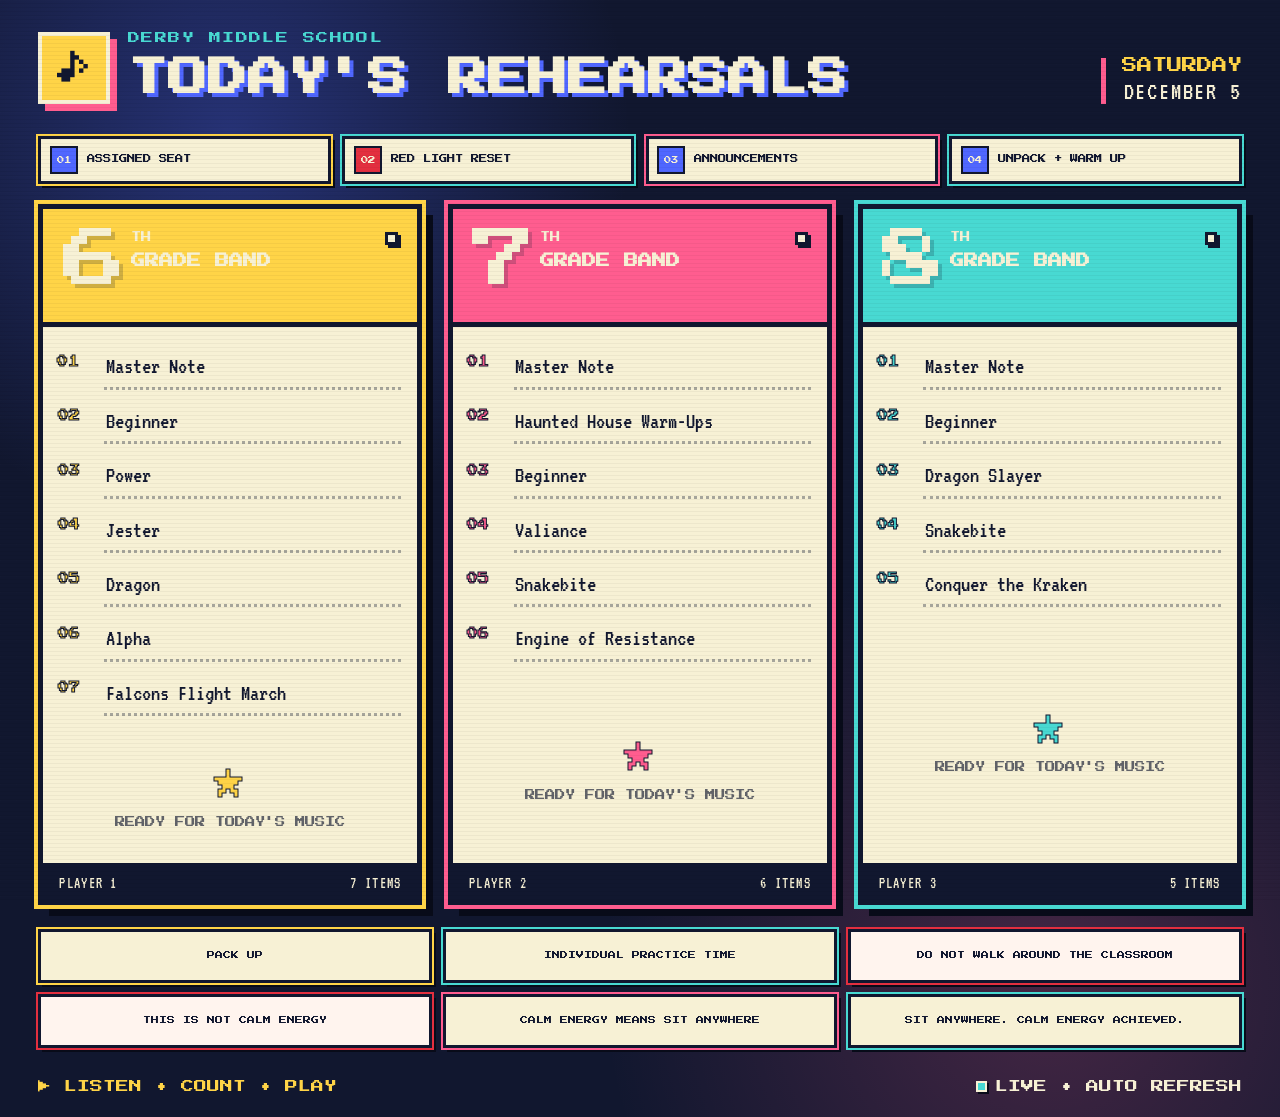
<file: board-v3.html>
<!doctype html>
<html lang="en">
<head>
  <meta charset="utf-8">
  <meta name="viewport" content="width=device-width, initial-scale=1">
  <meta name="theme-color" content="#11172f">
  <meta name="description" content="Today's rehearsal plan for the 6th, 7th, and 8th grade bands.">
  <title>Today's Band Rehearsals</title>
  <link rel="preconnect" href="https://fonts.googleapis.com">
  <link rel="preconnect" href="https://fonts.gstatic.com" crossorigin>
  <link href="https://fonts.googleapis.com/css2?family=Press+Start+2P&family=VT323&display=swap" rel="stylesheet">
  <link rel="icon" type="image/svg+xml" href="data:image/svg+xml,%3Csvg xmlns='http://www.w3.org/2000/svg' viewBox='0 0 32 32'%3E%3Crect width='32' height='32' rx='3' fill='%2311172f'/%3E%3Cpath fill='%23ffd447' d='M7 7h17v4H11v3h10v4H11v7H7z'/%3E%3Crect x='22' y='14' width='4' height='7' fill='%23ff5d8f'/%3E%3C/svg%3E">
  <link rel="stylesheet" href="styles-v3.css">
</head>
<body>
  <div class="scanlines" aria-hidden="true"></div>
  <main>
    <header class="topbar">
      <div class="brand-lockup">
        <div class="pixel-note" aria-hidden="true">♪</div>
        <div>
          <p class="eyebrow">DERBY MIDDLE SCHOOL</p>
          <h1>TODAY'S REHEARSALS</h1>
        </div>
      </div>
      <div class="date-lockup">
        <p id="weekday">MONDAY</p>
        <p id="full-date">SEPTEMBER 22</p>
      </div>
    </header>

    <section class="routine-strip" aria-label="Band opening routine">
      <button class="routine-step" type="button" data-step="01" data-label="ASSIGNED SEAT" data-accent="yellow">
        <span class="routine-number">01</span>
        <span class="routine-label">ASSIGNED SEAT</span>
      </button>
      <button class="routine-step routine-red" type="button" data-step="02" data-label="RED LIGHT RESET" data-accent="red">
        <span class="routine-number">02</span>
        <span class="routine-label">RED LIGHT RESET</span>
      </button>
      <button class="routine-step" type="button" data-step="03" data-label="ANNOUNCEMENTS" data-accent="pink">
        <span class="routine-number">03</span>
        <span class="routine-label">ANNOUNCEMENTS</span>
      </button>
      <button class="routine-step" type="button" data-step="04" data-label="UNPACK + WARM UP" data-accent="cyan">
        <span class="routine-number">04</span>
        <span class="routine-label">UNPACK + WARM UP</span>
      </button>
    </section>

    <div class="routine-overlay" id="routine-overlay" hidden role="dialog" aria-modal="true" aria-labelledby="routine-overlay-label">
      <button class="routine-close" id="routine-close" type="button" aria-label="Close routine step">×</button>
      <div class="routine-overlay-content">
        <span class="routine-overlay-number" id="routine-overlay-number">01</span>
        <h2 id="routine-overlay-label">ASSIGNED SEAT</h2>
      </div>
    </div>

    <section class="boards" aria-label="Band rehearsal plans">
      <article class="grade-card grade-6" data-grade="6">
        <button class="grade-open-button" type="button" data-grade="6" aria-label="Open 6th grade band rehearsal full screen"></button>
        <header>
          <span class="grade-number">6</span>
          <div>
            <p>TH</p>
            <h2>GRADE BAND</h2>
          </div>
          <span class="status-light" aria-label="Ready"></span>
        </header>
        <ol class="set-list" id="list-6"></ol>
        <div class="empty-state" id="empty-6">
          <span>★</span>
          <p>READY FOR TODAY'S MUSIC</p>
        </div>
        <footer><span>PLAYER 1</span><span id="count-6">0 PIECES</span></footer>
      </article>

      <article class="grade-card grade-7" data-grade="7">
        <button class="grade-open-button" type="button" data-grade="7" aria-label="Open 7th grade band rehearsal full screen"></button>
        <header>
          <span class="grade-number">7</span>
          <div>
            <p>TH</p>
            <h2>GRADE BAND</h2>
          </div>
          <span class="status-light" aria-label="Ready"></span>
        </header>
        <ol class="set-list" id="list-7"></ol>
        <div class="empty-state" id="empty-7">
          <span>★</span>
          <p>READY FOR TODAY'S MUSIC</p>
        </div>
        <footer><span>PLAYER 2</span><span id="count-7">0 PIECES</span></footer>
      </article>

      <article class="grade-card grade-8" data-grade="8">
        <button class="grade-open-button" type="button" data-grade="8" aria-label="Open 8th grade band rehearsal full screen"></button>
        <header>
          <span class="grade-number">8</span>
          <div>
            <p>TH</p>
            <h2>GRADE BAND</h2>
          </div>
          <span class="status-light" aria-label="Ready"></span>
        </header>
        <ol class="set-list" id="list-8"></ol>
        <div class="empty-state" id="empty-8">
          <span>★</span>
          <p>READY FOR TODAY'S MUSIC</p>
        </div>
        <footer><span>PLAYER 3</span><span id="count-8">0 PIECES</span></footer>
      </article>
    </section>

    <section class="action-strip" aria-label="Band classroom reminders">
      <button class="action-step" type="button" data-label="PACK UP" data-accent="yellow">
        <span class="action-label">PACK UP</span>
      </button>
      <button class="action-step" type="button" data-label="INDIVIDUAL PRACTICE TIME" data-accent="cyan">
        <span class="action-label">INDIVIDUAL PRACTICE TIME</span>
      </button>
      <button class="action-step warning-step" type="button" data-label="DO NOT WALK AROUND THE CLASSROOM" data-accent="red">
        <span class="action-label">DO NOT WALK AROUND THE CLASSROOM</span>
      </button>
      <button class="action-step warning-step" type="button" data-label="THIS IS NOT CALM ENERGY" data-accent="red">
        <span class="action-label">THIS IS NOT CALM ENERGY</span>
      </button>
      <button class="action-step" type="button" data-label="CALM ENERGY MEANS SIT ANYWHERE" data-accent="pink">
        <span class="action-label">CALM ENERGY MEANS SIT ANYWHERE</span>
      </button>
      <button class="action-step" type="button" data-label="SIT ANYWHERE. CALM ENERGY ACHIEVED." data-accent="cyan">
        <span class="action-label">SIT ANYWHERE. CALM ENERGY ACHIEVED.</span>
      </button>
    </section>

    <div class="grade-overlay" id="grade-overlay" hidden role="dialog" aria-modal="true" aria-labelledby="grade-overlay-title">
      <button class="routine-close" id="grade-close" type="button" aria-label="Close enlarged rehearsal">×</button>
      <div class="grade-overlay-content">
        <header class="grade-overlay-header">
          <span class="grade-overlay-number" id="grade-overlay-number">6</span>
          <div>
            <p>TH</p>
            <h2 id="grade-overlay-title">GRADE BAND</h2>
          </div>
        </header>
        <ol class="grade-overlay-list" id="grade-overlay-list"></ol>
        <div class="grade-overlay-empty" id="grade-overlay-empty" hidden aria-hidden="true"></div>
      </div>
    </div>

    <div class="bottom-bar">
      <p><span class="blink">▶</span> LISTEN • COUNT • PLAY</p>
      <p class="live-status" id="live-status"><span></span> CHECKING TODAY'S LISTS</p>
    </div>
  </main>

  <script src="app-v3.js"></script>
</body>
</html>
</file>
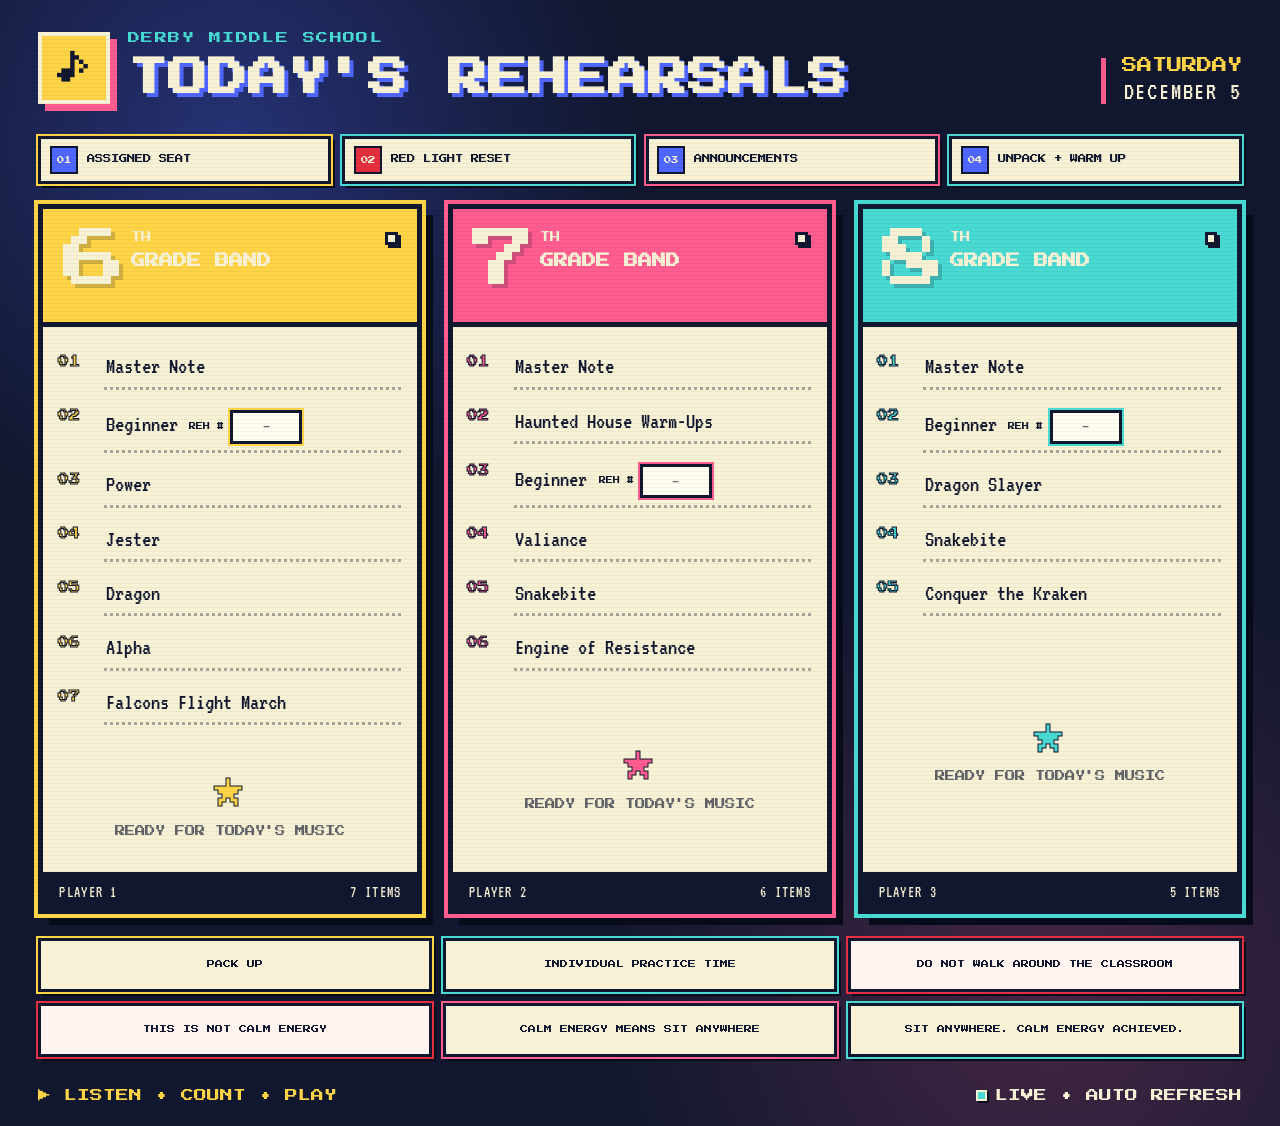
<file: board-v4.html>
<!doctype html>
<html lang="en">
<head>
  <meta charset="utf-8">
  <meta name="viewport" content="width=device-width, initial-scale=1">
  <meta name="theme-color" content="#11172f">
  <meta http-equiv="Cache-Control" content="no-cache, no-store, must-revalidate">
  <meta http-equiv="Pragma" content="no-cache">
  <meta http-equiv="Expires" content="0">
  <meta name="description" content="Today's rehearsal plan for the 6th, 7th, and 8th grade bands.">
  <title>Today's Band Rehearsals</title>
  <link rel="preconnect" href="https://fonts.googleapis.com">
  <link rel="preconnect" href="https://fonts.gstatic.com" crossorigin>
  <link href="https://fonts.googleapis.com/css2?family=Press+Start+2P&family=VT323&display=swap" rel="stylesheet">
  <link rel="icon" type="image/svg+xml" href="data:image/svg+xml,%3Csvg xmlns='http://www.w3.org/2000/svg' viewBox='0 0 32 32'%3E%3Crect width='32' height='32' rx='3' fill='%2311172f'/%3E%3Cpath fill='%23ffd447' d='M7 7h17v4H11v3h10v4H11v7H7z'/%3E%3Crect x='22' y='14' width='4' height='7' fill='%23ff5d8f'/%3E%3C/svg%3E">
  <link rel="stylesheet" href="styles-v4.css">
</head>
<body>
  <div class="scanlines" aria-hidden="true"></div>
  <main>
    <header class="topbar">
      <div class="brand-lockup">
        <div class="pixel-note" aria-hidden="true">♪</div>
        <div>
          <p class="eyebrow">DERBY MIDDLE SCHOOL</p>
          <h1>TODAY'S REHEARSALS</h1>
        </div>
      </div>
      <div class="date-lockup">
        <p id="weekday">MONDAY</p>
        <p id="full-date">SEPTEMBER 22</p>
      </div>
    </header>

    <section class="routine-strip" aria-label="Band opening routine">
      <button class="routine-step" type="button" data-step="01" data-label="ASSIGNED SEAT" data-accent="yellow">
        <span class="routine-number">01</span>
        <span class="routine-label">ASSIGNED SEAT</span>
      </button>
      <button class="routine-step routine-red" type="button" data-step="02" data-label="RED LIGHT RESET" data-accent="red">
        <span class="routine-number">02</span>
        <span class="routine-label">RED LIGHT RESET</span>
      </button>
      <button class="routine-step" type="button" data-step="03" data-label="ANNOUNCEMENTS" data-accent="pink">
        <span class="routine-number">03</span>
        <span class="routine-label">ANNOUNCEMENTS</span>
      </button>
      <button class="routine-step" type="button" data-step="04" data-label="UNPACK + WARM UP" data-accent="cyan">
        <span class="routine-number">04</span>
        <span class="routine-label">UNPACK + WARM UP</span>
      </button>
    </section>

    <div class="routine-overlay" id="routine-overlay" hidden role="dialog" aria-modal="true" aria-labelledby="routine-overlay-label">
      <button class="routine-close" id="routine-close" type="button" aria-label="Close routine step">×</button>
      <div class="routine-overlay-content">
        <span class="routine-overlay-number" id="routine-overlay-number">01</span>
        <h2 id="routine-overlay-label">ASSIGNED SEAT</h2>
      </div>
    </div>

    <section class="boards" aria-label="Band rehearsal plans">
      <article class="grade-card grade-6" data-grade="6">
        <button class="grade-open-button" type="button" data-grade="6" aria-label="Open 6th grade band rehearsal full screen"></button>
        <header>
          <span class="grade-number">6</span>
          <div>
            <p>TH</p>
            <h2>GRADE BAND</h2>
          </div>
          <span class="status-light" aria-label="Ready"></span>
        </header>
        <ol class="set-list" id="list-6"></ol>
        <div class="empty-state" id="empty-6">
          <span>★</span>
          <p>READY FOR TODAY'S MUSIC</p>
        </div>
        <footer><span>PLAYER 1</span><span id="count-6">0 PIECES</span></footer>
      </article>

      <article class="grade-card grade-7" data-grade="7">
        <button class="grade-open-button" type="button" data-grade="7" aria-label="Open 7th grade band rehearsal full screen"></button>
        <header>
          <span class="grade-number">7</span>
          <div>
            <p>TH</p>
            <h2>GRADE BAND</h2>
          </div>
          <span class="status-light" aria-label="Ready"></span>
        </header>
        <ol class="set-list" id="list-7"></ol>
        <div class="empty-state" id="empty-7">
          <span>★</span>
          <p>READY FOR TODAY'S MUSIC</p>
        </div>
        <footer><span>PLAYER 2</span><span id="count-7">0 PIECES</span></footer>
      </article>

      <article class="grade-card grade-8" data-grade="8">
        <button class="grade-open-button" type="button" data-grade="8" aria-label="Open 8th grade band rehearsal full screen"></button>
        <header>
          <span class="grade-number">8</span>
          <div>
            <p>TH</p>
            <h2>GRADE BAND</h2>
          </div>
          <span class="status-light" aria-label="Ready"></span>
        </header>
        <ol class="set-list" id="list-8"></ol>
        <div class="empty-state" id="empty-8">
          <span>★</span>
          <p>READY FOR TODAY'S MUSIC</p>
        </div>
        <footer><span>PLAYER 3</span><span id="count-8">0 PIECES</span></footer>
      </article>
    </section>

    <section class="action-strip" aria-label="Band classroom reminders">
      <button class="action-step" type="button" data-label="PACK UP" data-accent="yellow">
        <span class="action-label">PACK UP</span>
      </button>
      <button class="action-step" type="button" data-label="INDIVIDUAL PRACTICE TIME" data-accent="cyan">
        <span class="action-label">INDIVIDUAL PRACTICE TIME</span>
      </button>
      <button class="action-step warning-step" type="button" data-label="DO NOT WALK AROUND THE CLASSROOM" data-accent="red">
        <span class="action-label">DO NOT WALK AROUND THE CLASSROOM</span>
      </button>
      <button class="action-step warning-step" type="button" data-label="THIS IS NOT CALM ENERGY" data-accent="red">
        <span class="action-label">THIS IS NOT CALM ENERGY</span>
      </button>
      <button class="action-step" type="button" data-label="CALM ENERGY MEANS SIT ANYWHERE" data-accent="pink">
        <span class="action-label">CALM ENERGY MEANS SIT ANYWHERE</span>
      </button>
      <button class="action-step" type="button" data-label="SIT ANYWHERE. CALM ENERGY ACHIEVED." data-accent="cyan">
        <span class="action-label">SIT ANYWHERE. CALM ENERGY ACHIEVED.</span>
      </button>
    </section>

    <div class="grade-overlay" id="grade-overlay" hidden role="dialog" aria-modal="true" aria-labelledby="grade-overlay-title">
      <button class="routine-close" id="grade-close" type="button" aria-label="Close enlarged rehearsal">×</button>
      <div class="grade-overlay-content">
        <header class="grade-overlay-header">
          <span class="grade-overlay-number" id="grade-overlay-number">6</span>
          <div>
            <p>TH</p>
            <h2 id="grade-overlay-title">GRADE BAND</h2>
          </div>
        </header>
        <ol class="grade-overlay-list" id="grade-overlay-list"></ol>
        <div class="grade-overlay-empty" id="grade-overlay-empty" hidden aria-hidden="true"></div>
      </div>
    </div>

    <div class="bottom-bar">
      <p><span class="blink">▶</span> LISTEN • COUNT • PLAY</p>
      <p class="live-status" id="live-status"><span></span> CHECKING TODAY'S LISTS</p>
    </div>
  </main>

  <script src="app-v4.js"></script>
</body>
</html>
</file>
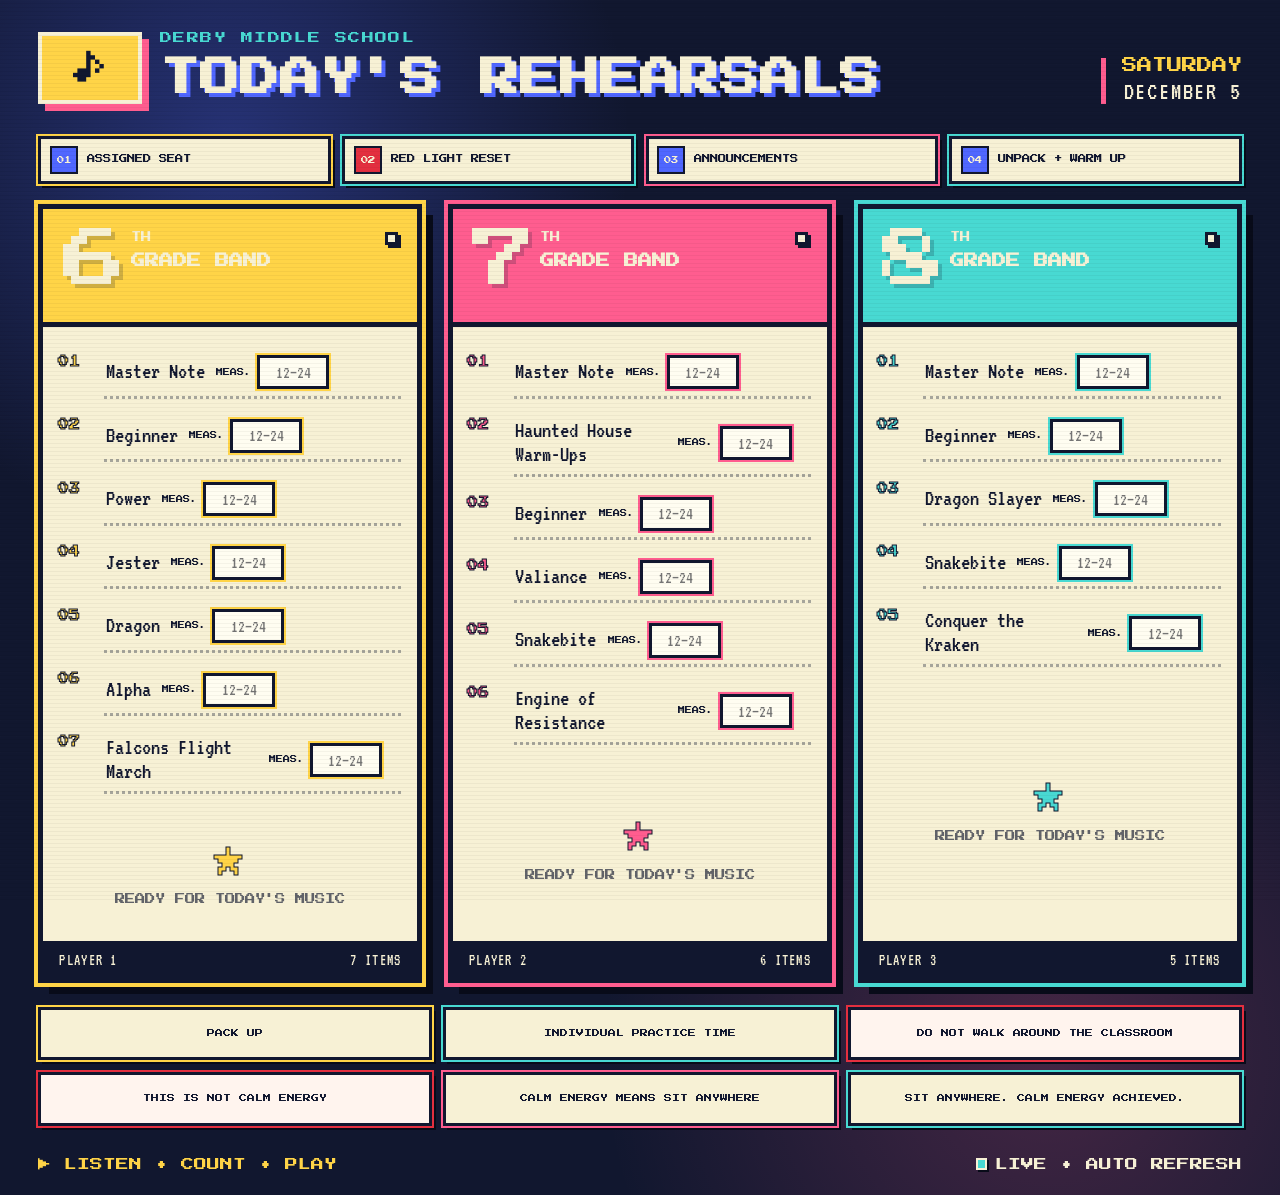
<file: board-v6.html>
<!doctype html>
<html lang="en">
<head>
  <meta charset="utf-8">
  <meta name="viewport" content="width=device-width, initial-scale=1">
  <meta name="theme-color" content="#11172f">
  <meta http-equiv="Cache-Control" content="no-cache, no-store, must-revalidate">
  <meta http-equiv="Pragma" content="no-cache">
  <meta http-equiv="Expires" content="0">
  <meta name="description" content="Today's rehearsal plan for the 6th, 7th, and 8th grade bands.">
  <title>Today's Band Rehearsals</title>
  <link rel="preconnect" href="https://fonts.googleapis.com">
  <link rel="preconnect" href="https://fonts.gstatic.com" crossorigin>
  <link href="https://fonts.googleapis.com/css2?family=Press+Start+2P&family=VT323&display=swap" rel="stylesheet">
  <link rel="icon" type="image/svg+xml" href="data:image/svg+xml,%3Csvg xmlns='http://www.w3.org/2000/svg' viewBox='0 0 32 32'%3E%3Crect width='32' height='32' rx='3' fill='%2311172f'/%3E%3Cpath fill='%23ffd447' d='M7 7h17v4H11v3h10v4H11v7H7z'/%3E%3Crect x='22' y='14' width='4' height='7' fill='%23ff5d8f'/%3E%3C/svg%3E">
  <link rel="stylesheet" href="styles-v5.css">
</head>
<body>
  <div class="scanlines" aria-hidden="true"></div>
  <main>
    <header class="topbar">
      <div class="brand-lockup">
        <div class="pixel-note" aria-hidden="true">♪</div>
        <div>
          <p class="eyebrow">DERBY MIDDLE SCHOOL</p>
          <h1>TODAY'S REHEARSALS</h1>
        </div>
      </div>
      <div class="date-lockup">
        <p id="weekday">MONDAY</p>
        <p id="full-date">SEPTEMBER 22</p>
      </div>
    </header>

    <section class="routine-strip" aria-label="Band opening routine">
      <button class="routine-step" type="button" data-step="01" data-label="ASSIGNED SEAT" data-accent="yellow">
        <span class="routine-number">01</span>
        <span class="routine-label">ASSIGNED SEAT</span>
      </button>
      <button class="routine-step routine-red" type="button" data-step="02" data-label="RED LIGHT RESET" data-accent="red">
        <span class="routine-number">02</span>
        <span class="routine-label">RED LIGHT RESET</span>
      </button>
      <button class="routine-step" type="button" data-step="03" data-label="ANNOUNCEMENTS" data-accent="pink">
        <span class="routine-number">03</span>
        <span class="routine-label">ANNOUNCEMENTS</span>
      </button>
      <button class="routine-step" type="button" data-step="04" data-label="UNPACK + WARM UP" data-accent="cyan">
        <span class="routine-number">04</span>
        <span class="routine-label">UNPACK + WARM UP</span>
      </button>
    </section>

    <div class="routine-overlay" id="routine-overlay" hidden role="dialog" aria-modal="true" aria-labelledby="routine-overlay-label">
      <button class="routine-close" id="routine-close" type="button" aria-label="Close routine step">×</button>
      <div class="routine-overlay-content">
        <span class="routine-overlay-number" id="routine-overlay-number">01</span>
        <h2 id="routine-overlay-label">ASSIGNED SEAT</h2>
      </div>
    </div>

    <section class="boards" aria-label="Band rehearsal plans">
      <article class="grade-card grade-6" data-grade="6">
        <button class="grade-open-button" type="button" data-grade="6" aria-label="Open 6th grade band rehearsal full screen"></button>
        <header>
          <span class="grade-number">6</span>
          <div>
            <p>TH</p>
            <h2>GRADE BAND</h2>
          </div>
          <span class="status-light" aria-label="Ready"></span>
        </header>
        <ol class="set-list" id="list-6"></ol>
        <div class="empty-state" id="empty-6">
          <span>★</span>
          <p>READY FOR TODAY'S MUSIC</p>
        </div>
        <footer><span>PLAYER 1</span><span id="count-6">0 PIECES</span></footer>
      </article>

      <article class="grade-card grade-7" data-grade="7">
        <button class="grade-open-button" type="button" data-grade="7" aria-label="Open 7th grade band rehearsal full screen"></button>
        <header>
          <span class="grade-number">7</span>
          <div>
            <p>TH</p>
            <h2>GRADE BAND</h2>
          </div>
          <span class="status-light" aria-label="Ready"></span>
        </header>
        <ol class="set-list" id="list-7"></ol>
        <div class="empty-state" id="empty-7">
          <span>★</span>
          <p>READY FOR TODAY'S MUSIC</p>
        </div>
        <footer><span>PLAYER 2</span><span id="count-7">0 PIECES</span></footer>
      </article>

      <article class="grade-card grade-8" data-grade="8">
        <button class="grade-open-button" type="button" data-grade="8" aria-label="Open 8th grade band rehearsal full screen"></button>
        <header>
          <span class="grade-number">8</span>
          <div>
            <p>TH</p>
            <h2>GRADE BAND</h2>
          </div>
          <span class="status-light" aria-label="Ready"></span>
        </header>
        <ol class="set-list" id="list-8"></ol>
        <div class="empty-state" id="empty-8">
          <span>★</span>
          <p>READY FOR TODAY'S MUSIC</p>
        </div>
        <footer><span>PLAYER 3</span><span id="count-8">0 PIECES</span></footer>
      </article>
    </section>

    <section class="action-strip" aria-label="Band classroom reminders">
      <button class="action-step" type="button" data-label="PACK UP" data-accent="yellow">
        <span class="action-label">PACK UP</span>
      </button>
      <button class="action-step" type="button" data-label="INDIVIDUAL PRACTICE TIME" data-accent="cyan">
        <span class="action-label">INDIVIDUAL PRACTICE TIME</span>
      </button>
      <button class="action-step warning-step" type="button" data-label="DO NOT WALK AROUND THE CLASSROOM" data-accent="red">
        <span class="action-label">DO NOT WALK AROUND THE CLASSROOM</span>
      </button>
      <button class="action-step warning-step" type="button" data-label="THIS IS NOT CALM ENERGY" data-accent="red">
        <span class="action-label">THIS IS NOT CALM ENERGY</span>
      </button>
      <button class="action-step" type="button" data-label="CALM ENERGY MEANS SIT ANYWHERE" data-accent="pink">
        <span class="action-label">CALM ENERGY MEANS SIT ANYWHERE</span>
      </button>
      <button class="action-step" type="button" data-label="SIT ANYWHERE. CALM ENERGY ACHIEVED." data-accent="cyan">
        <span class="action-label">SIT ANYWHERE. CALM ENERGY ACHIEVED.</span>
      </button>
    </section>

    <div class="grade-overlay" id="grade-overlay" hidden role="dialog" aria-modal="true" aria-labelledby="grade-overlay-title">
      <button class="routine-close" id="grade-close" type="button" aria-label="Close enlarged rehearsal">×</button>
      <div class="grade-overlay-content">
        <header class="grade-overlay-header">
          <span class="grade-overlay-number" id="grade-overlay-number">6</span>
          <div>
            <p>TH</p>
            <h2 id="grade-overlay-title">GRADE BAND</h2>
          </div>
        </header>
        <ol class="grade-overlay-list" id="grade-overlay-list"></ol>
        <div class="grade-overlay-empty" id="grade-overlay-empty" hidden aria-hidden="true"></div>
      </div>
    </div>

    <div class="bottom-bar">
      <p><span class="blink">▶</span> LISTEN • COUNT • PLAY</p>
      <p class="live-status" id="live-status"><span></span> CHECKING TODAY'S LISTS</p>
    </div>
  </main>

  <script src="app-v5.js"></script>
</body>
</html>
</file>
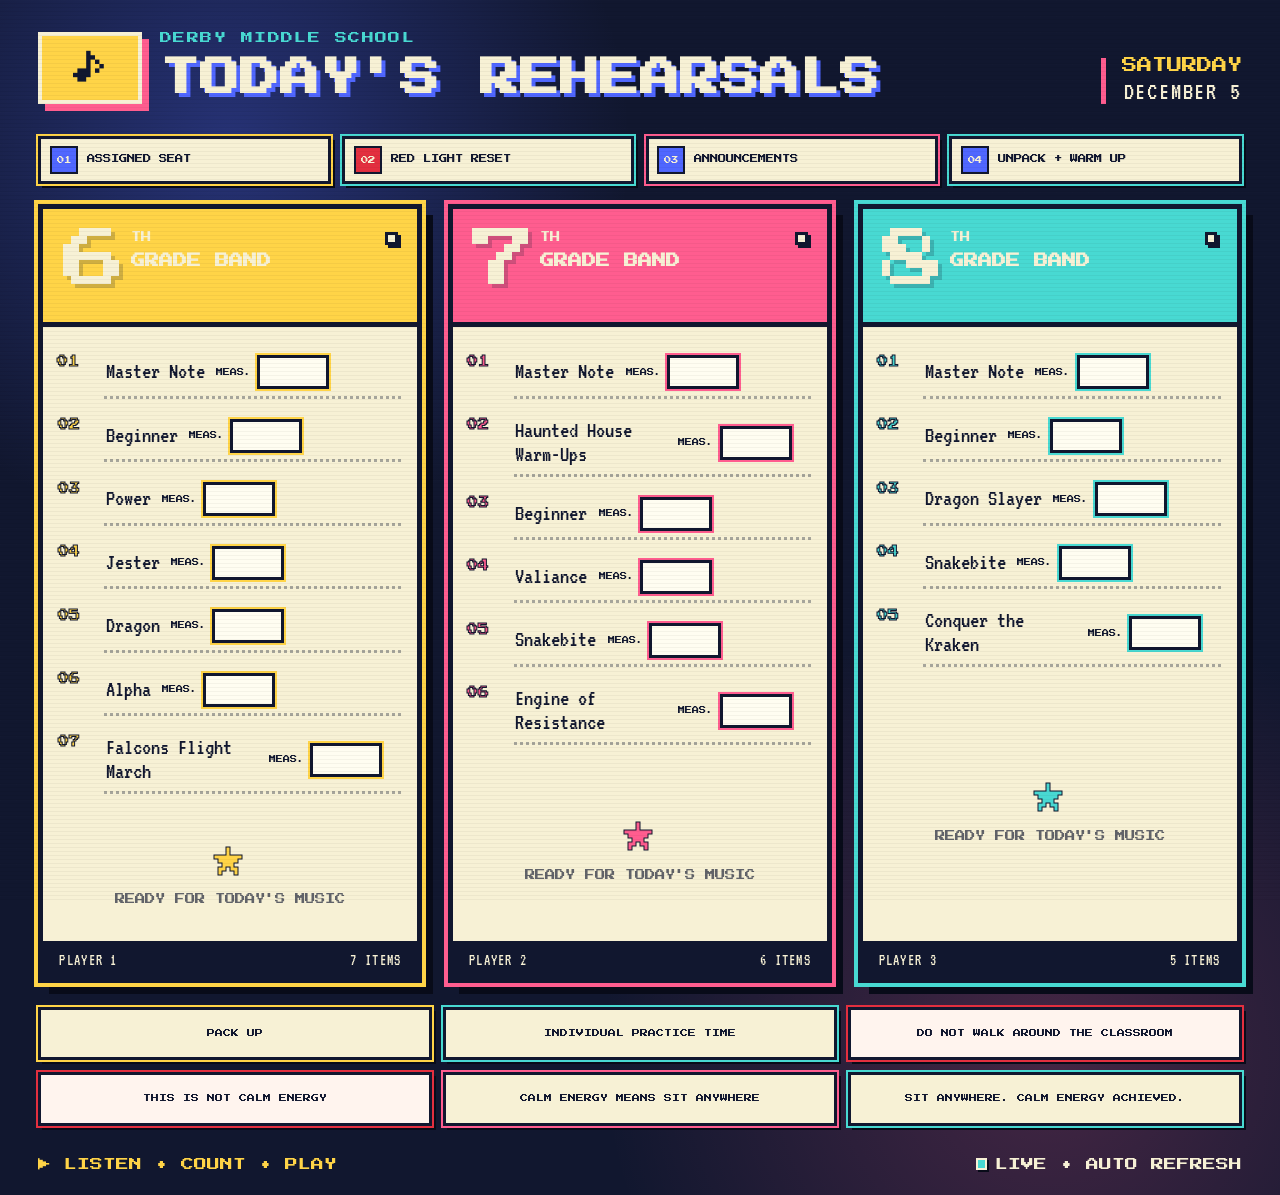
<file: board-v7.html>
<!doctype html>
<html lang="en">
<head>
  <meta charset="utf-8">
  <meta name="viewport" content="width=device-width, initial-scale=1">
  <meta name="theme-color" content="#11172f">
  <meta http-equiv="Cache-Control" content="no-cache, no-store, must-revalidate">
  <meta http-equiv="Pragma" content="no-cache">
  <meta http-equiv="Expires" content="0">
  <meta name="description" content="Today's rehearsal plan for the 6th, 7th, and 8th grade bands.">
  <title>Today's Band Rehearsals</title>
  <link rel="preconnect" href="https://fonts.googleapis.com">
  <link rel="preconnect" href="https://fonts.gstatic.com" crossorigin>
  <link href="https://fonts.googleapis.com/css2?family=Press+Start+2P&family=VT323&display=swap" rel="stylesheet">
  <link rel="icon" type="image/svg+xml" href="data:image/svg+xml,%3Csvg xmlns='http://www.w3.org/2000/svg' viewBox='0 0 32 32'%3E%3Crect width='32' height='32' rx='3' fill='%2311172f'/%3E%3Cpath fill='%23ffd447' d='M7 7h17v4H11v3h10v4H11v7H7z'/%3E%3Crect x='22' y='14' width='4' height='7' fill='%23ff5d8f'/%3E%3C/svg%3E">
  <link rel="stylesheet" href="styles-v5.css">
</head>
<body>
  <div class="scanlines" aria-hidden="true"></div>
  <main>
    <header class="topbar">
      <div class="brand-lockup">
        <div class="pixel-note" aria-hidden="true">♪</div>
        <div>
          <p class="eyebrow">DERBY MIDDLE SCHOOL</p>
          <h1>TODAY'S REHEARSALS</h1>
        </div>
      </div>
      <div class="date-lockup">
        <p id="weekday">MONDAY</p>
        <p id="full-date">SEPTEMBER 22</p>
      </div>
    </header>

    <section class="routine-strip" aria-label="Band opening routine">
      <button class="routine-step" type="button" data-step="01" data-label="ASSIGNED SEAT" data-accent="yellow">
        <span class="routine-number">01</span>
        <span class="routine-label">ASSIGNED SEAT</span>
      </button>
      <button class="routine-step routine-red" type="button" data-step="02" data-label="RED LIGHT RESET" data-accent="red">
        <span class="routine-number">02</span>
        <span class="routine-label">RED LIGHT RESET</span>
      </button>
      <button class="routine-step" type="button" data-step="03" data-label="ANNOUNCEMENTS" data-accent="pink">
        <span class="routine-number">03</span>
        <span class="routine-label">ANNOUNCEMENTS</span>
      </button>
      <button class="routine-step" type="button" data-step="04" data-label="UNPACK + WARM UP" data-accent="cyan">
        <span class="routine-number">04</span>
        <span class="routine-label">UNPACK + WARM UP</span>
      </button>
    </section>

    <div class="routine-overlay" id="routine-overlay" hidden role="dialog" aria-modal="true" aria-labelledby="routine-overlay-label">
      <button class="routine-close" id="routine-close" type="button" aria-label="Close routine step">×</button>
      <div class="routine-overlay-content">
        <span class="routine-overlay-number" id="routine-overlay-number">01</span>
        <h2 id="routine-overlay-label">ASSIGNED SEAT</h2>
      </div>
    </div>

    <section class="boards" aria-label="Band rehearsal plans">
      <article class="grade-card grade-6" data-grade="6">
        <button class="grade-open-button" type="button" data-grade="6" aria-label="Open 6th grade band rehearsal full screen"></button>
        <header>
          <span class="grade-number">6</span>
          <div>
            <p>TH</p>
            <h2>GRADE BAND</h2>
          </div>
          <span class="status-light" aria-label="Ready"></span>
        </header>
        <ol class="set-list" id="list-6"></ol>
        <div class="empty-state" id="empty-6">
          <span>★</span>
          <p>READY FOR TODAY'S MUSIC</p>
        </div>
        <footer><span>PLAYER 1</span><span id="count-6">0 PIECES</span></footer>
      </article>

      <article class="grade-card grade-7" data-grade="7">
        <button class="grade-open-button" type="button" data-grade="7" aria-label="Open 7th grade band rehearsal full screen"></button>
        <header>
          <span class="grade-number">7</span>
          <div>
            <p>TH</p>
            <h2>GRADE BAND</h2>
          </div>
          <span class="status-light" aria-label="Ready"></span>
        </header>
        <ol class="set-list" id="list-7"></ol>
        <div class="empty-state" id="empty-7">
          <span>★</span>
          <p>READY FOR TODAY'S MUSIC</p>
        </div>
        <footer><span>PLAYER 2</span><span id="count-7">0 PIECES</span></footer>
      </article>

      <article class="grade-card grade-8" data-grade="8">
        <button class="grade-open-button" type="button" data-grade="8" aria-label="Open 8th grade band rehearsal full screen"></button>
        <header>
          <span class="grade-number">8</span>
          <div>
            <p>TH</p>
            <h2>GRADE BAND</h2>
          </div>
          <span class="status-light" aria-label="Ready"></span>
        </header>
        <ol class="set-list" id="list-8"></ol>
        <div class="empty-state" id="empty-8">
          <span>★</span>
          <p>READY FOR TODAY'S MUSIC</p>
        </div>
        <footer><span>PLAYER 3</span><span id="count-8">0 PIECES</span></footer>
      </article>
    </section>

    <section class="action-strip" aria-label="Band classroom reminders">
      <button class="action-step" type="button" data-label="PACK UP" data-accent="yellow">
        <span class="action-label">PACK UP</span>
      </button>
      <button class="action-step" type="button" data-label="INDIVIDUAL PRACTICE TIME" data-accent="cyan">
        <span class="action-label">INDIVIDUAL PRACTICE TIME</span>
      </button>
      <button class="action-step warning-step" type="button" data-label="DO NOT WALK AROUND THE CLASSROOM" data-accent="red">
        <span class="action-label">DO NOT WALK AROUND THE CLASSROOM</span>
      </button>
      <button class="action-step warning-step" type="button" data-label="THIS IS NOT CALM ENERGY" data-accent="red">
        <span class="action-label">THIS IS NOT CALM ENERGY</span>
      </button>
      <button class="action-step" type="button" data-label="CALM ENERGY MEANS SIT ANYWHERE" data-accent="pink">
        <span class="action-label">CALM ENERGY MEANS SIT ANYWHERE</span>
      </button>
      <button class="action-step" type="button" data-label="SIT ANYWHERE. CALM ENERGY ACHIEVED." data-accent="cyan">
        <span class="action-label">SIT ANYWHERE. CALM ENERGY ACHIEVED.</span>
      </button>
    </section>

    <div class="grade-overlay" id="grade-overlay" hidden role="dialog" aria-modal="true" aria-labelledby="grade-overlay-title">
      <button class="routine-close" id="grade-close" type="button" aria-label="Close enlarged rehearsal">×</button>
      <div class="grade-overlay-content">
        <header class="grade-overlay-header">
          <span class="grade-overlay-number" id="grade-overlay-number">6</span>
          <div>
            <p>TH</p>
            <h2 id="grade-overlay-title">GRADE BAND</h2>
          </div>
        </header>
        <ol class="grade-overlay-list" id="grade-overlay-list"></ol>
        <div class="grade-overlay-empty" id="grade-overlay-empty" hidden aria-hidden="true"></div>
      </div>
    </div>

    <div class="bottom-bar">
      <p><span class="blink">▶</span> LISTEN • COUNT • PLAY</p>
      <p class="live-status" id="live-status"><span></span> CHECKING TODAY'S LISTS</p>
    </div>
  </main>

  <script src="app-v6.js"></script>
</body>
</html>
</file>
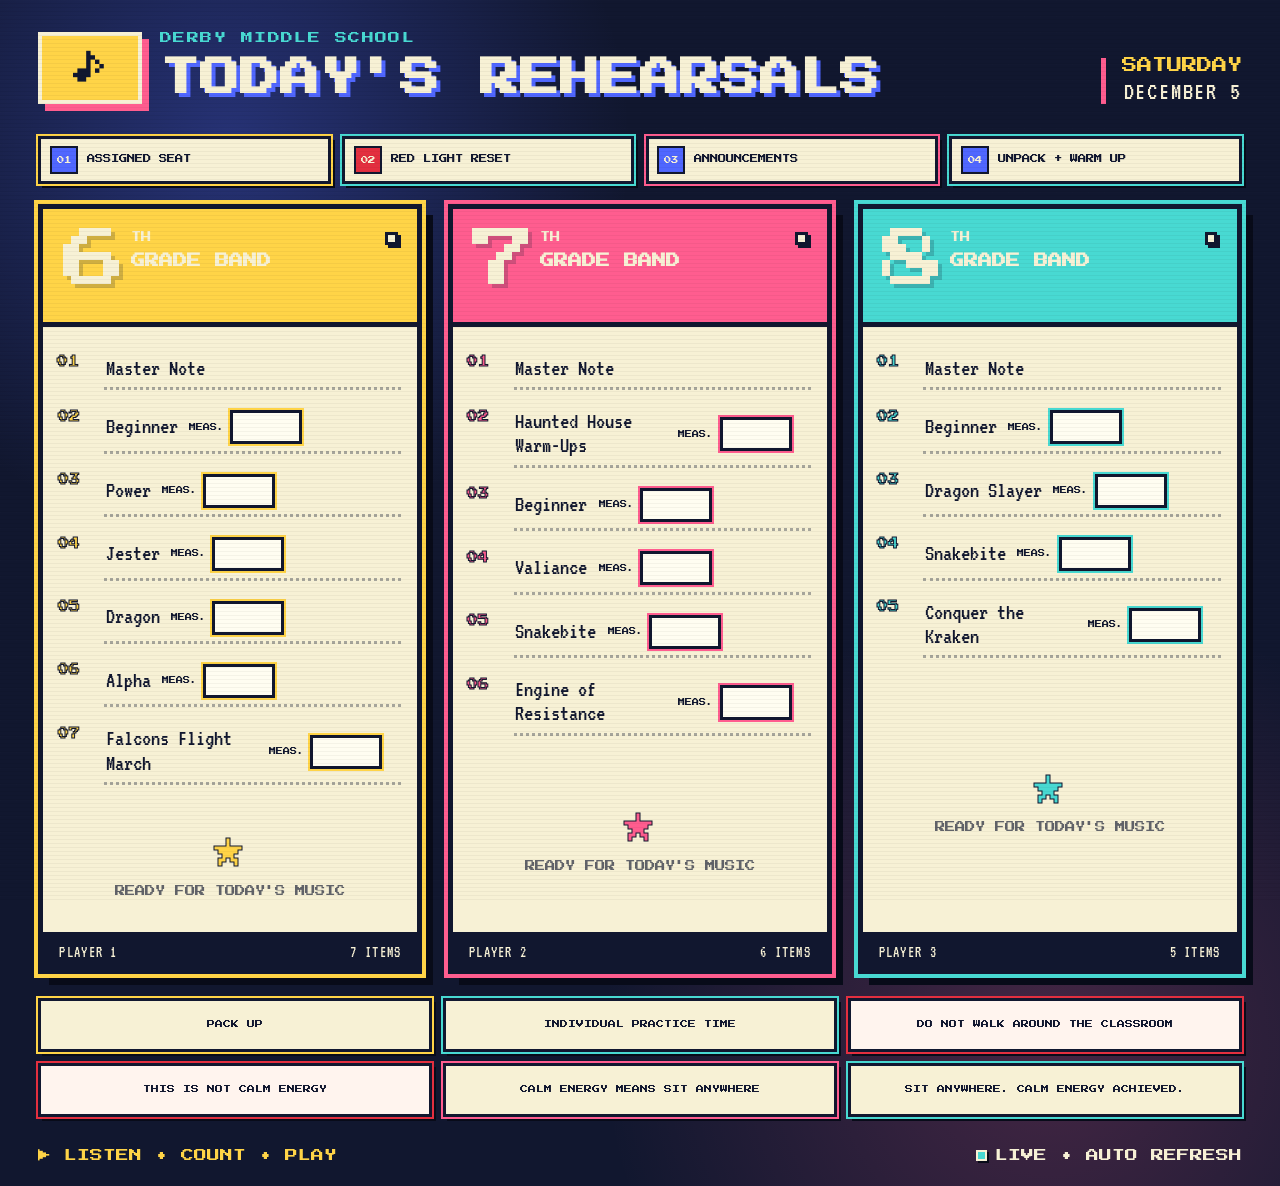
<file: board-v8.html>
<!doctype html>
<html lang="en">
<head>
  <meta charset="utf-8">
  <meta name="viewport" content="width=device-width, initial-scale=1">
  <meta name="theme-color" content="#11172f">
  <meta http-equiv="Cache-Control" content="no-cache, no-store, must-revalidate">
  <meta http-equiv="Pragma" content="no-cache">
  <meta http-equiv="Expires" content="0">
  <meta name="description" content="Today's rehearsal plan for the 6th, 7th, and 8th grade bands.">
  <title>Today's Band Rehearsals</title>
  <link rel="preconnect" href="https://fonts.googleapis.com">
  <link rel="preconnect" href="https://fonts.gstatic.com" crossorigin>
  <link href="https://fonts.googleapis.com/css2?family=Press+Start+2P&family=VT323&display=swap" rel="stylesheet">
  <link rel="icon" type="image/svg+xml" href="data:image/svg+xml,%3Csvg xmlns='http://www.w3.org/2000/svg' viewBox='0 0 32 32'%3E%3Crect width='32' height='32' rx='3' fill='%2311172f'/%3E%3Cpath fill='%23ffd447' d='M7 7h17v4H11v3h10v4H11v7H7z'/%3E%3Crect x='22' y='14' width='4' height='7' fill='%23ff5d8f'/%3E%3C/svg%3E">
  <link rel="stylesheet" href="styles-v5.css">
</head>
<body>
  <div class="scanlines" aria-hidden="true"></div>
  <main>
    <header class="topbar">
      <div class="brand-lockup">
        <div class="pixel-note" aria-hidden="true">♪</div>
        <div>
          <p class="eyebrow">DERBY MIDDLE SCHOOL</p>
          <h1>TODAY'S REHEARSALS</h1>
        </div>
      </div>
      <div class="date-lockup">
        <p id="weekday">MONDAY</p>
        <p id="full-date">SEPTEMBER 22</p>
      </div>
    </header>

    <section class="routine-strip" aria-label="Band opening routine">
      <button class="routine-step" type="button" data-step="01" data-label="ASSIGNED SEAT" data-accent="yellow">
        <span class="routine-number">01</span>
        <span class="routine-label">ASSIGNED SEAT</span>
      </button>
      <button class="routine-step routine-red" type="button" data-step="02" data-label="RED LIGHT RESET" data-accent="red">
        <span class="routine-number">02</span>
        <span class="routine-label">RED LIGHT RESET</span>
      </button>
      <button class="routine-step" type="button" data-step="03" data-label="ANNOUNCEMENTS" data-accent="pink">
        <span class="routine-number">03</span>
        <span class="routine-label">ANNOUNCEMENTS</span>
      </button>
      <button class="routine-step" type="button" data-step="04" data-label="UNPACK + WARM UP" data-accent="cyan">
        <span class="routine-number">04</span>
        <span class="routine-label">UNPACK + WARM UP</span>
      </button>
    </section>

    <div class="routine-overlay" id="routine-overlay" hidden role="dialog" aria-modal="true" aria-labelledby="routine-overlay-label">
      <button class="routine-close" id="routine-close" type="button" aria-label="Close routine step">×</button>
      <div class="routine-overlay-content">
        <span class="routine-overlay-number" id="routine-overlay-number">01</span>
        <h2 id="routine-overlay-label">ASSIGNED SEAT</h2>
      </div>
    </div>

    <section class="boards" aria-label="Band rehearsal plans">
      <article class="grade-card grade-6" data-grade="6">
        <button class="grade-open-button" type="button" data-grade="6" aria-label="Open 6th grade band rehearsal full screen"></button>
        <header>
          <span class="grade-number">6</span>
          <div>
            <p>TH</p>
            <h2>GRADE BAND</h2>
          </div>
          <span class="status-light" aria-label="Ready"></span>
        </header>
        <ol class="set-list" id="list-6"></ol>
        <div class="empty-state" id="empty-6">
          <span>★</span>
          <p>READY FOR TODAY'S MUSIC</p>
        </div>
        <footer><span>PLAYER 1</span><span id="count-6">0 PIECES</span></footer>
      </article>

      <article class="grade-card grade-7" data-grade="7">
        <button class="grade-open-button" type="button" data-grade="7" aria-label="Open 7th grade band rehearsal full screen"></button>
        <header>
          <span class="grade-number">7</span>
          <div>
            <p>TH</p>
            <h2>GRADE BAND</h2>
          </div>
          <span class="status-light" aria-label="Ready"></span>
        </header>
        <ol class="set-list" id="list-7"></ol>
        <div class="empty-state" id="empty-7">
          <span>★</span>
          <p>READY FOR TODAY'S MUSIC</p>
        </div>
        <footer><span>PLAYER 2</span><span id="count-7">0 PIECES</span></footer>
      </article>

      <article class="grade-card grade-8" data-grade="8">
        <button class="grade-open-button" type="button" data-grade="8" aria-label="Open 8th grade band rehearsal full screen"></button>
        <header>
          <span class="grade-number">8</span>
          <div>
            <p>TH</p>
            <h2>GRADE BAND</h2>
          </div>
          <span class="status-light" aria-label="Ready"></span>
        </header>
        <ol class="set-list" id="list-8"></ol>
        <div class="empty-state" id="empty-8">
          <span>★</span>
          <p>READY FOR TODAY'S MUSIC</p>
        </div>
        <footer><span>PLAYER 3</span><span id="count-8">0 PIECES</span></footer>
      </article>
    </section>

    <section class="action-strip" aria-label="Band classroom reminders">
      <button class="action-step" type="button" data-label="PACK UP" data-accent="yellow">
        <span class="action-label">PACK UP</span>
      </button>
      <button class="action-step" type="button" data-label="INDIVIDUAL PRACTICE TIME" data-accent="cyan">
        <span class="action-label">INDIVIDUAL PRACTICE TIME</span>
      </button>
      <button class="action-step warning-step" type="button" data-label="DO NOT WALK AROUND THE CLASSROOM" data-accent="red">
        <span class="action-label">DO NOT WALK AROUND THE CLASSROOM</span>
      </button>
      <button class="action-step warning-step" type="button" data-label="THIS IS NOT CALM ENERGY" data-accent="red">
        <span class="action-label">THIS IS NOT CALM ENERGY</span>
      </button>
      <button class="action-step" type="button" data-label="CALM ENERGY MEANS SIT ANYWHERE" data-accent="pink">
        <span class="action-label">CALM ENERGY MEANS SIT ANYWHERE</span>
      </button>
      <button class="action-step" type="button" data-label="SIT ANYWHERE. CALM ENERGY ACHIEVED." data-accent="cyan">
        <span class="action-label">SIT ANYWHERE. CALM ENERGY ACHIEVED.</span>
      </button>
    </section>

    <div class="grade-overlay" id="grade-overlay" hidden role="dialog" aria-modal="true" aria-labelledby="grade-overlay-title">
      <button class="routine-close" id="grade-close" type="button" aria-label="Close enlarged rehearsal">×</button>
      <div class="grade-overlay-content">
        <header class="grade-overlay-header">
          <span class="grade-overlay-number" id="grade-overlay-number">6</span>
          <div>
            <p>TH</p>
            <h2 id="grade-overlay-title">GRADE BAND</h2>
          </div>
        </header>
        <ol class="grade-overlay-list" id="grade-overlay-list"></ol>
        <div class="grade-overlay-empty" id="grade-overlay-empty" hidden aria-hidden="true"></div>
      </div>
    </div>

    <div class="bottom-bar">
      <p><span class="blink">▶</span> LISTEN • COUNT • PLAY</p>
      <p class="live-status" id="live-status"><span></span> CHECKING TODAY'S LISTS</p>
    </div>
  </main>

  <script src="app-v7.js"></script>
</body>
</html>
</file>
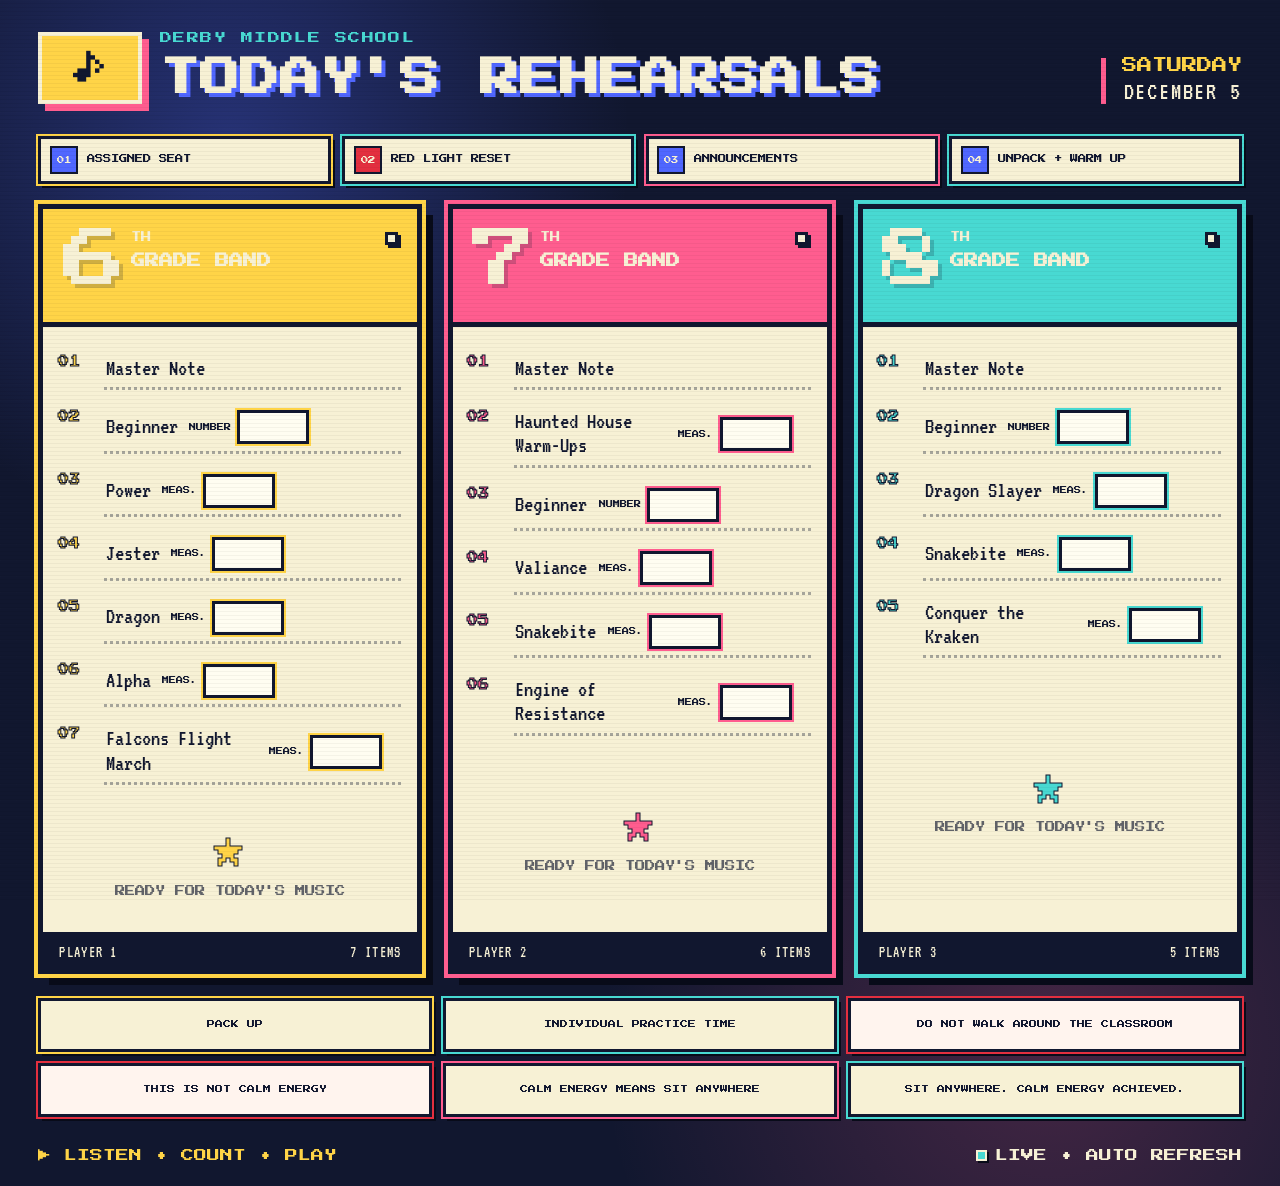
<file: board-v9.html>
<!doctype html>
<html lang="en">
<head>
  <meta charset="utf-8">
  <meta name="viewport" content="width=device-width, initial-scale=1">
  <meta name="theme-color" content="#11172f">
  <meta http-equiv="Cache-Control" content="no-cache, no-store, must-revalidate">
  <meta http-equiv="Pragma" content="no-cache">
  <meta http-equiv="Expires" content="0">
  <meta name="description" content="Today's rehearsal plan for the 6th, 7th, and 8th grade bands.">
  <title>Today's Band Rehearsals</title>
  <link rel="preconnect" href="https://fonts.googleapis.com">
  <link rel="preconnect" href="https://fonts.gstatic.com" crossorigin>
  <link href="https://fonts.googleapis.com/css2?family=Press+Start+2P&family=VT323&display=swap" rel="stylesheet">
  <link rel="icon" type="image/svg+xml" href="data:image/svg+xml,%3Csvg xmlns='http://www.w3.org/2000/svg' viewBox='0 0 32 32'%3E%3Crect width='32' height='32' rx='3' fill='%2311172f'/%3E%3Cpath fill='%23ffd447' d='M7 7h17v4H11v3h10v4H11v7H7z'/%3E%3Crect x='22' y='14' width='4' height='7' fill='%23ff5d8f'/%3E%3C/svg%3E">
  <link rel="stylesheet" href="styles-v5.css">
</head>
<body>
  <div class="scanlines" aria-hidden="true"></div>
  <main>
    <header class="topbar">
      <div class="brand-lockup">
        <div class="pixel-note" aria-hidden="true">♪</div>
        <div>
          <p class="eyebrow">DERBY MIDDLE SCHOOL</p>
          <h1>TODAY'S REHEARSALS</h1>
        </div>
      </div>
      <div class="date-lockup">
        <p id="weekday">MONDAY</p>
        <p id="full-date">SEPTEMBER 22</p>
      </div>
    </header>

    <section class="routine-strip" aria-label="Band opening routine">
      <button class="routine-step" type="button" data-step="01" data-label="ASSIGNED SEAT" data-accent="yellow">
        <span class="routine-number">01</span>
        <span class="routine-label">ASSIGNED SEAT</span>
      </button>
      <button class="routine-step routine-red" type="button" data-step="02" data-label="RED LIGHT RESET" data-accent="red">
        <span class="routine-number">02</span>
        <span class="routine-label">RED LIGHT RESET</span>
      </button>
      <button class="routine-step" type="button" data-step="03" data-label="ANNOUNCEMENTS" data-accent="pink">
        <span class="routine-number">03</span>
        <span class="routine-label">ANNOUNCEMENTS</span>
      </button>
      <button class="routine-step" type="button" data-step="04" data-label="UNPACK + WARM UP" data-accent="cyan">
        <span class="routine-number">04</span>
        <span class="routine-label">UNPACK + WARM UP</span>
      </button>
    </section>

    <div class="routine-overlay" id="routine-overlay" hidden role="dialog" aria-modal="true" aria-labelledby="routine-overlay-label">
      <button class="routine-close" id="routine-close" type="button" aria-label="Close routine step">×</button>
      <div class="routine-overlay-content">
        <span class="routine-overlay-number" id="routine-overlay-number">01</span>
        <h2 id="routine-overlay-label">ASSIGNED SEAT</h2>
      </div>
    </div>

    <section class="boards" aria-label="Band rehearsal plans">
      <article class="grade-card grade-6" data-grade="6">
        <button class="grade-open-button" type="button" data-grade="6" aria-label="Open 6th grade band rehearsal full screen"></button>
        <header>
          <span class="grade-number">6</span>
          <div>
            <p>TH</p>
            <h2>GRADE BAND</h2>
          </div>
          <span class="status-light" aria-label="Ready"></span>
        </header>
        <ol class="set-list" id="list-6"></ol>
        <div class="empty-state" id="empty-6">
          <span>★</span>
          <p>READY FOR TODAY'S MUSIC</p>
        </div>
        <footer><span>PLAYER 1</span><span id="count-6">0 PIECES</span></footer>
      </article>

      <article class="grade-card grade-7" data-grade="7">
        <button class="grade-open-button" type="button" data-grade="7" aria-label="Open 7th grade band rehearsal full screen"></button>
        <header>
          <span class="grade-number">7</span>
          <div>
            <p>TH</p>
            <h2>GRADE BAND</h2>
          </div>
          <span class="status-light" aria-label="Ready"></span>
        </header>
        <ol class="set-list" id="list-7"></ol>
        <div class="empty-state" id="empty-7">
          <span>★</span>
          <p>READY FOR TODAY'S MUSIC</p>
        </div>
        <footer><span>PLAYER 2</span><span id="count-7">0 PIECES</span></footer>
      </article>

      <article class="grade-card grade-8" data-grade="8">
        <button class="grade-open-button" type="button" data-grade="8" aria-label="Open 8th grade band rehearsal full screen"></button>
        <header>
          <span class="grade-number">8</span>
          <div>
            <p>TH</p>
            <h2>GRADE BAND</h2>
          </div>
          <span class="status-light" aria-label="Ready"></span>
        </header>
        <ol class="set-list" id="list-8"></ol>
        <div class="empty-state" id="empty-8">
          <span>★</span>
          <p>READY FOR TODAY'S MUSIC</p>
        </div>
        <footer><span>PLAYER 3</span><span id="count-8">0 PIECES</span></footer>
      </article>
    </section>

    <section class="action-strip" aria-label="Band classroom reminders">
      <button class="action-step" type="button" data-label="PACK UP" data-accent="yellow">
        <span class="action-label">PACK UP</span>
      </button>
      <button class="action-step" type="button" data-label="INDIVIDUAL PRACTICE TIME" data-accent="cyan">
        <span class="action-label">INDIVIDUAL PRACTICE TIME</span>
      </button>
      <button class="action-step warning-step" type="button" data-label="DO NOT WALK AROUND THE CLASSROOM" data-accent="red">
        <span class="action-label">DO NOT WALK AROUND THE CLASSROOM</span>
      </button>
      <button class="action-step warning-step" type="button" data-label="THIS IS NOT CALM ENERGY" data-accent="red">
        <span class="action-label">THIS IS NOT CALM ENERGY</span>
      </button>
      <button class="action-step" type="button" data-label="CALM ENERGY MEANS SIT ANYWHERE" data-accent="pink">
        <span class="action-label">CALM ENERGY MEANS SIT ANYWHERE</span>
      </button>
      <button class="action-step" type="button" data-label="SIT ANYWHERE. CALM ENERGY ACHIEVED." data-accent="cyan">
        <span class="action-label">SIT ANYWHERE. CALM ENERGY ACHIEVED.</span>
      </button>
    </section>

    <div class="grade-overlay" id="grade-overlay" hidden role="dialog" aria-modal="true" aria-labelledby="grade-overlay-title">
      <button class="routine-close" id="grade-close" type="button" aria-label="Close enlarged rehearsal">×</button>
      <div class="grade-overlay-content">
        <header class="grade-overlay-header">
          <span class="grade-overlay-number" id="grade-overlay-number">6</span>
          <div>
            <p>TH</p>
            <h2 id="grade-overlay-title">GRADE BAND</h2>
          </div>
        </header>
        <ol class="grade-overlay-list" id="grade-overlay-list"></ol>
        <div class="grade-overlay-empty" id="grade-overlay-empty" hidden aria-hidden="true"></div>
      </div>
    </div>

    <div class="bottom-bar">
      <p><span class="blink">▶</span> LISTEN • COUNT • PLAY</p>
      <p class="live-status" id="live-status"><span></span> CHECKING TODAY'S LISTS</p>
    </div>
  </main>

  <script src="app-v8.js"></script>
</body>
</html>
</file>
<file: styles-v6.css>
:root {
  --ink: #11172f;
  --paper: #f7f1d5;
  --yellow: #ffd447;
  --pink: #ff5d8f;
  --cyan: #48d9d2;
  --blue: #5067ff;
  --shadow: #080b19;
  --pixel: "Press Start 2P", monospace;
  --display: "VT323", monospace;
}

* { box-sizing: border-box; }

html { min-height: 100%; background: var(--ink); }

body {
  min-height: 100vh;
  margin: 0;
  color: var(--paper);
  background:
    radial-gradient(circle at 18% 12%, rgba(80, 103, 255, .34), transparent 25rem),
    radial-gradient(circle at 82% 88%, rgba(255, 93, 143, .22), transparent 28rem),
    var(--ink);
  font-family: var(--display);
  font-size: 1.25rem;
  overflow-x: hidden;
}

body::before {
  content: "";
  position: fixed;
  inset: 0;
  pointer-events: none;
  opacity: .18;
  background-image: linear-gradient(rgba(255,255,255,.045) 1px, transparent 1px), linear-gradient(90deg, rgba(255,255,255,.035) 1px, transparent 1px);
  background-size: 16px 16px;
}

.scanlines {
  position: fixed;
  inset: 0;
  pointer-events: none;
  z-index: 10;
  opacity: .08;
  background: repeating-linear-gradient(to bottom, transparent 0 3px, #000 4px);
}

main { width: min(1500px, 100%); margin: 0 auto; padding: 2rem clamp(1rem, 3vw, 3rem) 1.5rem; }

.topbar { display: flex; justify-content: space-between; align-items: flex-end; gap: 2rem; margin-bottom: 2rem; }
.brand-lockup { display: flex; align-items: center; gap: 1.1rem; }
.pixel-note {
  display: grid;
  place-items: center;
  width: 6.5rem;
  height: 4.5rem;
  flex: 0 0 auto;
  color: var(--ink);
  background: var(--yellow);
  border: 4px solid var(--paper);
  box-shadow: 7px 7px 0 var(--pink);
  font-family: var(--pixel);
  font-size: 2.2rem;
}

.eyebrow { margin: 0 0 .65rem; color: var(--cyan); font-family: var(--pixel); font-size: clamp(.55rem, 1vw, .75rem); letter-spacing: .12em; }
h1 { margin: 0; font-family: var(--pixel); font-size: clamp(1.35rem, 3.1vw, 2.8rem); line-height: 1.25; text-shadow: 4px 4px 0 var(--blue); }
.date-lockup { flex: 0 0 auto; border-left: 5px solid var(--pink); padding-left: 1rem; text-align: right; }
.date-lockup p { margin: 0; }
#weekday { color: var(--yellow); font-family: var(--pixel); font-size: clamp(.7rem, 1.2vw, 1rem); }
#full-date { margin-top: .35rem; font-size: clamp(1.3rem, 2vw, 1.8rem); letter-spacing: .07em; }
#live-time {
  margin-top: .28rem;
  color: var(--cyan);
  font-family: var(--pixel);
  font-size: clamp(.62rem, .95vw, .82rem);
  letter-spacing: .08em;
  font-variant-numeric: tabular-nums;
}

.routine-strip {
  display: grid;
  grid-template-columns: repeat(4, minmax(0, 1fr));
  gap: clamp(.45rem, .9vw, .7rem);
  margin: 0 0 1.25rem;
}

.routine-step {
  appearance: none;
  display: flex;
  align-items: center;
  gap: .55rem;
  min-height: 3rem;
  padding: .4rem .55rem;
  color: var(--ink);
  background: var(--paper);
  border: 3px solid var(--ink);
  outline: 2px solid var(--cyan);
  box-shadow: 4px 4px 0 var(--shadow);
  cursor: pointer;
  text-align: left;
  transition: transform .08s ease, box-shadow .08s ease, background .08s ease;
}

.routine-step:nth-child(1) { outline-color: var(--yellow); }
.routine-step:nth-child(3) { outline-color: var(--pink); }
.routine-step:nth-child(4) { outline-color: var(--cyan); }

.routine-step:hover,
.routine-step:focus-visible {
  background: #fffdf1;
  transform: translate(-1px, -1px);
  box-shadow: 5px 5px 0 var(--shadow);
}

.routine-step:active {
  transform: translate(2px, 2px);
  box-shadow: 2px 2px 0 var(--shadow);
}

.routine-number {
  display: grid;
  place-items: center;
  width: 1.75rem;
  height: 1.75rem;
  flex: 0 0 1.75rem;
  color: var(--paper);
  background: var(--blue);
  border: 2px solid var(--ink);
  font-family: var(--pixel);
  font-size: .46rem;
}

.routine-red .routine-number { background: #e32f3f; }

.routine-label {
  font-family: var(--pixel);
  font-size: clamp(.43rem, .65vw, .57rem);
  line-height: 1.35;
}

.routine-overlay[hidden] { display: none; }

.routine-overlay {
  --routine-accent: var(--yellow);
  position: fixed;
  inset: 0;
  z-index: 100;
  display: grid;
  place-items: center;
  padding: clamp(1.25rem, 4vw, 4rem);
  color: var(--paper);
  background:
    radial-gradient(circle at center, color-mix(in srgb, var(--routine-accent) 24%, transparent), transparent 34rem),
    var(--ink);
}

.routine-overlay::before {
  content: "";
  position: absolute;
  inset: clamp(1rem, 3vw, 2.4rem);
  border: 6px solid var(--routine-accent);
  box-shadow: inset 0 0 0 5px var(--ink), inset 0 0 0 9px var(--paper);
  pointer-events: none;
}

.routine-overlay-content {
  position: relative;
  z-index: 1;
  display: grid;
  justify-items: center;
  gap: clamp(1.5rem, 4vh, 3rem);
  width: min(1100px, 90vw);
  text-align: center;
}

.routine-overlay-number {
  display: grid;
  place-items: center;
  width: clamp(6rem, 14vw, 11rem);
  aspect-ratio: 1;
  color: var(--ink);
  background: var(--routine-accent);
  border: clamp(4px, .7vw, 8px) solid var(--paper);
  box-shadow: clamp(8px, 1.2vw, 16px) clamp(8px, 1.2vw, 16px) 0 var(--shadow);
  font-family: var(--pixel);
  font-size: clamp(1.5rem, 4vw, 3.5rem);
}

.routine-overlay h2 {
  margin: 0;
  max-width: 12ch;
  color: var(--paper);
  font-family: var(--pixel);
  font-size: clamp(2rem, 6vw, 5.8rem);
  line-height: 1.25;
  text-shadow: 6px 6px 0 var(--blue);
}

.routine-close {
  position: fixed;
  top: clamp(1rem, 2vw, 2rem);
  right: clamp(1rem, 2vw, 2rem);
  z-index: 3;
  display: grid;
  place-items: center;
  width: clamp(3rem, 6vw, 4.5rem);
  height: clamp(3rem, 6vw, 4.5rem);
  padding: 0 0 .18em;
  color: var(--paper);
  background: var(--pink);
  border: 4px solid var(--paper);
  box-shadow: 5px 5px 0 var(--shadow);
  cursor: pointer;
  font-family: var(--pixel);
  font-size: clamp(1.35rem, 2.8vw, 2.3rem);
  line-height: 1;
}

.routine-close:hover,
.routine-close:focus-visible {
  background: var(--yellow);
  color: var(--ink);
}

.routine-nav {
  position: fixed;
  top: 50%;
  z-index: 3;
  display: grid;
  place-items: center;
  width: clamp(3.25rem, 6vw, 4.75rem);
  height: clamp(4.5rem, 9vw, 7rem);
  transform: translateY(-50%);
  padding: 0;
  color: var(--paper);
  background: color-mix(in srgb, var(--routine-accent) 72%, var(--ink));
  border: 4px solid var(--paper);
  box-shadow: 5px 5px 0 var(--shadow);
  cursor: pointer;
  font-family: var(--pixel);
  font-size: clamp(1.1rem, 2.5vw, 2rem);
}

.routine-prev { left: clamp(1rem, 2vw, 2rem); }
.routine-next { right: clamp(1rem, 2vw, 2rem); }

.routine-nav:hover,
.routine-nav:focus-visible {
  background: var(--yellow);
  color: var(--ink);
  outline: 3px solid var(--paper);
  outline-offset: 3px;
}

body.routine-open { overflow: hidden; }

.boards { display: grid; grid-template-columns: repeat(3, minmax(0, 1fr)); gap: clamp(1rem, 2vw, 2rem); }
.grade-card {
  --accent: var(--yellow);
  position: relative;
  display: flex;
  min-height: 29rem;
  flex-direction: column;
  color: var(--ink);
  background: var(--paper);
  border: 5px solid var(--ink);
  outline: 4px solid var(--accent);
  box-shadow: 11px 11px 0 var(--shadow);
  transform: translateZ(0);
  cursor: pointer;
  transition: transform .08s ease, box-shadow .08s ease;
}

.grade-open-button {
  position: absolute;
  inset: 0;
  z-index: 6;
  width: 100%;
  height: 100%;
  padding: 0;
  border: 0;
  background: transparent;
  cursor: pointer;
}

.grade-open-button:focus-visible {
  outline: 6px solid var(--accent);
  outline-offset: 3px;
}

.grade-card:hover {
  transform: translate(-2px, -2px);
  box-shadow: 13px 13px 0 var(--shadow);
}


.grade-card:active {
  transform: translate(3px, 3px);
  box-shadow: 8px 8px 0 var(--shadow);
}
.grade-7 { --accent: var(--pink); }
.grade-8 { --accent: var(--cyan); }
.grade-card > header { display: flex; align-items: flex-start; gap: .25rem; min-height: 7.4rem; padding: 1.2rem; color: var(--paper); background: var(--accent); border-bottom: 5px solid var(--ink); }
.grade-card header > div { padding-top: .25rem; }
.grade-card header p { margin: 0; font-family: var(--pixel); font-size: .65rem; }
.grade-card header h2 { margin: .55rem 0 0; font-family: var(--pixel); font-size: clamp(.72rem, 1.1vw, 1rem); line-height: 1.5; }
.grade-number { font-family: var(--pixel); font-size: clamp(3.2rem, 5vw, 4.8rem); line-height: 1; text-shadow: 4px 4px 0 rgba(17,23,47,.2); }
.status-light { width: .8rem; height: .8rem; margin: .25rem 0 0 auto; border: 3px solid var(--ink); background: var(--paper); box-shadow: 3px 3px 0 var(--ink); }

.set-list { display: grid; gap: .8rem; margin: 0; padding: 1.3rem 1rem 1.3rem 3.8rem; list-style: none; counter-reset: setitem; }
.set-list li { position: relative; min-height: 2.6rem; padding: .45rem .5rem .4rem .1rem; border-bottom: 3px dotted rgba(17,23,47,.35); font-size: clamp(1.35rem, 1.8vw, 1.75rem); line-height: 1.05; counter-increment: setitem; }

.set-list-title {
  display: inline-block;
  max-width: calc(100% - 8.5rem);
  vertical-align: middle;
}


.master-note-row .set-list-title {
  max-width: calc(100% - 4.5rem);
}

.master-drone-button {
  position: relative;
  z-index: 8;
  display: inline-grid;
  width: 2.8rem;
  height: 2.8rem;
  margin-left: .75rem;
  place-items: center;
  vertical-align: middle;
  color: var(--paper);
  background: var(--ink);
  border: 3px solid var(--ink);
  outline: 2px solid var(--accent);
  box-shadow: 3px 3px 0 var(--shadow);
  cursor: pointer;
  font-family: system-ui, "Hiragino Sans", "Yu Gothic", sans-serif;
  font-size: 1.45rem;
  line-height: 1;
  transition: transform .1s ease, background .15s ease, box-shadow .1s ease;
}

.master-drone-button:hover,
.master-drone-button:focus-visible {
  color: var(--ink);
  background: var(--accent);
  transform: translate(-1px, -1px);
  box-shadow: 4px 4px 0 var(--shadow);
}

.master-drone-button.is-playing {
  color: var(--ink);
  background: var(--accent);
  animation: home-pulse 2.4s ease-in-out infinite;
}

.master-drone-button-large {
  width: clamp(5rem, 9vw, 7rem);
  height: clamp(5rem, 9vw, 7rem);
  margin: clamp(1rem, 3vh, 2rem) 0 0;
  border-width: 5px;
  outline: 4px solid var(--grade-accent);
  font-size: clamp(2.5rem, 5vw, 4.2rem);
  box-shadow: 7px 7px 0 var(--shadow);
}

.grade-master-note-slide {
  align-content: center;
}

@keyframes home-pulse {
  0%, 100% { box-shadow: 3px 3px 0 var(--shadow), 0 0 0 0 color-mix(in srgb, var(--accent) 45%, transparent); }
  50% { box-shadow: 3px 3px 0 var(--shadow), 0 0 0 10px transparent; }
}

.piece-note-control {
  position: relative;
  z-index: 8;
  display: inline-flex;
  align-items: center;
  gap: .4rem;
  margin-left: .7rem;
  vertical-align: middle;
  font-family: var(--pixel);
  font-size: .44rem;
  white-space: nowrap;
}

.piece-note-input {
  width: 4.5rem;
  padding: .35rem .4rem .28rem;
  color: var(--ink);
  background: #fffdf1;
  border: 3px solid var(--ink);
  border-radius: 0;
  outline: 2px solid var(--accent);
  font-family: var(--display);
  font-size: 1.1rem;
  line-height: 1;
  text-align: center;
}

.piece-note-input:focus {
  outline-width: 4px;
  outline-offset: 1px;
}

.grade-piece-subtitle {
  margin-top: clamp(1.2rem, 3vh, 2rem);
  color: var(--grade-accent);
  font-family: var(--pixel);
  font-size: clamp(1rem, 2.4vw, 2.1rem);
  line-height: 1.35;
  -webkit-text-stroke: 1px var(--ink);
}

.set-list li::before {
  content: counter(setitem, decimal-leading-zero);
  position: absolute;
  left: -2.9rem;
  top: .48rem;
  color: var(--accent);
  font-family: var(--pixel);
  font-size: .7rem;
  -webkit-text-stroke: 1px var(--ink);
}
.empty-state { display: grid; flex: 1; place-content: center; gap: .8rem; padding: 2rem; color: rgba(17,23,47,.65); text-align: center; }
.empty-state span { color: var(--accent); font-family: var(--pixel); font-size: 2rem; -webkit-text-stroke: 1px var(--ink); }
.empty-state p { margin: 0; font-family: var(--pixel); font-size: .65rem; line-height: 1.7; }
.grade-card > footer { display: flex; justify-content: space-between; margin-top: auto; padding: .7rem 1rem .6rem; color: var(--paper); background: var(--ink); font-size: 1rem; letter-spacing: .08em; }




.action-strip {
  display: grid;
  grid-template-columns: repeat(3, minmax(0, 1fr));
  gap: clamp(.5rem, .9vw, .75rem);
  margin: 1.5rem 0 0;
}

.action-step {
  appearance: none;
  display: grid;
  place-items: center;
  min-height: 3.35rem;
  padding: .55rem .75rem;
  color: var(--ink);
  background: var(--paper);
  border: 3px solid var(--ink);
  outline: 2px solid var(--cyan);
  box-shadow: 4px 4px 0 var(--shadow);
  cursor: pointer;
  text-align: center;
  transition: transform .08s ease, box-shadow .08s ease, background .08s ease;
}

.action-step:nth-child(1) { outline-color: var(--yellow); }
.action-step:nth-child(2) { outline-color: var(--cyan); }
.action-step:nth-child(3) { outline-color: #e32f3f; }
.action-step:nth-child(4) { outline-color: #e32f3f; }
.action-step:nth-child(5) { outline-color: var(--pink); }
.action-step:nth-child(6) { outline-color: var(--cyan); }

.action-step:hover,
.action-step:focus-visible {
  background: #fffdf1;
  transform: translate(-1px, -1px);
  box-shadow: 5px 5px 0 var(--shadow);
}

.action-step:active {
  transform: translate(2px, 2px);
  box-shadow: 2px 2px 0 var(--shadow);
}

.action-label {
  font-family: var(--pixel);
  font-size: clamp(.43rem, .62vw, .58rem);
  line-height: 1.5;
}

.warning-step {
  background: #fff4ee;
}

.routine-overlay-number.is-hidden {
  display: none;
}

.grade-overlay[hidden] { display: none; }

.grade-overlay {
  --grade-accent: var(--yellow);
  position: fixed;
  inset: 0;
  z-index: 100;
  display: grid;
  place-items: center;
  padding: clamp(1.25rem, 4vw, 4rem);
  color: var(--paper);
  background:
    radial-gradient(circle at center, color-mix(in srgb, var(--grade-accent) 24%, transparent), transparent 34rem),
    var(--ink);
}

.grade-overlay::before {
  content: "";
  position: absolute;
  inset: clamp(1rem, 3vw, 2.4rem);
  border: 6px solid var(--grade-accent);
  box-shadow: inset 0 0 0 5px var(--ink), inset 0 0 0 9px var(--paper);
  pointer-events: none;
}

.grade-overlay-content {
  position: relative;
  z-index: 1;
  display: flex;
  width: min(1150px, 88vw);
  max-height: 82vh;
  flex-direction: column;
  color: var(--ink);
  background: var(--paper);
  border: 5px solid var(--ink);
  outline: 5px solid var(--grade-accent);
  box-shadow: 14px 14px 0 var(--shadow);
  overflow: hidden;
}

.grade-overlay-header {
  display: flex;
  align-items: flex-start;
  gap: .5rem;
  padding: clamp(1rem, 2.5vw, 1.8rem);
  color: var(--paper);
  background: var(--grade-accent);
  border-bottom: 5px solid var(--ink);
}

.grade-overlay-header > div { padding-top: .35rem; }
.grade-overlay-header p {
  margin: 0;
  font-family: var(--pixel);
  font-size: clamp(.7rem, 1.2vw, 1rem);
}

.grade-overlay-header h2 {
  margin: .7rem 0 0;
  font-family: var(--pixel);
  font-size: clamp(1.25rem, 2.8vw, 2.4rem);
  line-height: 1.35;
}

.grade-overlay-number {
  font-family: var(--pixel);
  font-size: clamp(4.5rem, 10vw, 8rem);
  line-height: .9;
  text-shadow: 5px 5px 0 rgba(17,23,47,.2);
}

.grade-overlay-list {
  height: clamp(18rem, 52vh, 34rem);
  margin: 0;
  padding: 0;
  list-style: none;
  counter-reset: gradeitem;
  overflow-y: auto;
  scroll-snap-type: y mandatory;
  overscroll-behavior: contain;
  scrollbar-gutter: stable;
}

.grade-overlay-list li {
  position: relative;
  display: grid;
  min-height: 100%;
  place-items: center;
  padding: clamp(2rem, 5vw, 4rem) clamp(2rem, 6vw, 5rem);
  border-bottom: 5px solid rgba(17,23,47,.18);
  scroll-snap-align: start;
  scroll-snap-stop: always;
  text-align: center;
  counter-increment: gradeitem;
}

.grade-overlay-list li:not(.grade-ready-slide)::before {
  content: counter(gradeitem, decimal-leading-zero);
  position: absolute;
  top: clamp(1.25rem, 3vw, 2rem);
  left: clamp(1.25rem, 3vw, 2rem);
  color: var(--grade-accent);
  font-family: var(--pixel);
  font-size: clamp(.8rem, 1.4vw, 1.15rem);
  -webkit-text-stroke: 1px var(--ink);
}

.grade-piece-title {
  max-width: 16ch;
  font-size: clamp(3rem, 7vw, 6.8rem);
  line-height: .95;
}

.grade-ready-slide {
  gap: clamp(1.2rem, 3vh, 2rem);
  color: var(--ink);
  background:
    radial-gradient(circle at center, color-mix(in srgb, var(--grade-accent) 24%, transparent), transparent 24rem),
    var(--paper);
  counter-increment: none !important;
}

.grade-ready-slide::before { content: none !important; }

.grade-ready-star {
  color: var(--grade-accent);
  font-family: var(--pixel);
  font-size: clamp(4rem, 10vw, 8rem);
  line-height: 1;
  -webkit-text-stroke: 2px var(--ink);
  text-shadow: 5px 5px 0 rgba(17,23,47,.18);
}

.grade-ready-text {
  max-width: 15ch;
  font-family: var(--pixel);
  font-size: clamp(1.5rem, 4vw, 3.8rem);
  line-height: 1.35;
}

.grade-scroll-hint {
  position: absolute;
  right: clamp(1rem, 2vw, 1.5rem);
  bottom: clamp(.8rem, 2vw, 1.2rem);
  color: rgba(17,23,47,.58);
  font-family: var(--pixel);
  font-size: clamp(.38rem, .7vw, .55rem);
  letter-spacing: .08em;
}

.grade-overlay-empty { display: none !important; }

.grade-overlay-empty span {
  color: var(--grade-accent);
  font-family: var(--pixel);
  font-size: 3rem;
  -webkit-text-stroke: 1px var(--ink);
}

.grade-overlay-empty p {
  margin: 0;
  font-family: var(--pixel);
  font-size: clamp(.75rem, 1.5vw, 1.1rem);
  line-height: 1.7;
}

.bottom-bar { display: flex; justify-content: space-between; align-items: center; gap: 1rem; margin-top: 2rem; }
.bottom-bar p { margin: 0; color: var(--yellow); font-family: var(--pixel); font-size: clamp(.58rem, 1.1vw, .8rem); }
.live-status { display: flex; align-items: center; gap: .45rem; color: var(--paper) !important; }
.live-status span { width: .7rem; height: .7rem; background: var(--pink); border: 2px solid var(--paper); box-shadow: 2px 2px 0 var(--shadow); }
.live-status.is-online span { background: var(--cyan); }
.blink { animation: blink 1.2s steps(1) infinite; }
@keyframes blink { 50% { opacity: 0; } }

button { font: inherit; }
#edit-button, .save-button, .danger-button, .icon-button { border: 4px solid var(--ink); cursor: pointer; font-family: var(--pixel); }
#edit-button { padding: .85rem 1rem .75rem; color: var(--ink); background: var(--cyan); box-shadow: 5px 5px 0 var(--pink); font-size: .65rem; }
#edit-button:hover, #edit-button:focus-visible { background: var(--yellow); transform: translate(2px, 2px); box-shadow: 3px 3px 0 var(--pink); }

dialog { width: min(1000px, calc(100% - 2rem)); max-height: calc(100vh - 2rem); padding: 0; color: var(--ink); background: var(--paper); border: 5px solid var(--ink); outline: 4px solid var(--yellow); box-shadow: 12px 12px 0 rgba(0,0,0,.45); }
dialog::backdrop { background: rgba(8,11,25,.83); backdrop-filter: blur(3px); }
.editor-header { display: flex; justify-content: space-between; align-items: center; padding: 1.2rem; color: var(--paper); background: var(--blue); border-bottom: 5px solid var(--ink); }
.editor-header h2 { margin: 0; font-family: var(--pixel); font-size: clamp(1rem, 2vw, 1.5rem); }
.editor-header .eyebrow { color: var(--yellow); }
.icon-button { width: 2.8rem; height: 2.8rem; padding: 0; color: var(--paper); background: var(--pink); font-size: 2rem; line-height: 1; }
.editor-help { margin: 1.2rem 1.2rem 0; font-size: 1.25rem; }
.editor-grid { display: grid; grid-template-columns: repeat(3, minmax(0, 1fr)); gap: 1rem; padding: 1.2rem; }
.editor-grid label > span { display: block; margin-bottom: .55rem; font-family: var(--pixel); font-size: .62rem; }
textarea { width: 100%; resize: vertical; padding: .85rem; color: var(--ink); background: #fffdf1; border: 4px solid var(--ink); border-radius: 0; font-family: var(--display); font-size: 1.25rem; line-height: 1.25; }
textarea:focus { outline: 4px solid var(--cyan); outline-offset: -4px; }
.editor-actions { display: flex; justify-content: space-between; gap: 1rem; padding: 0 1.2rem 1.2rem; }
.save-button, .danger-button { padding: .9rem 1rem .75rem; font-size: .65rem; box-shadow: 5px 5px 0 var(--ink); }
.save-button { background: var(--yellow); }
.danger-button { color: var(--paper); background: var(--pink); }
.save-button:active, .danger-button:active { transform: translate(3px, 3px); box-shadow: 2px 2px 0 var(--ink); }

@media (max-width: 900px) {
  .routine-strip { grid-template-columns: repeat(2, minmax(0, 1fr)); }
  .action-strip { grid-template-columns: repeat(2, minmax(0, 1fr)); }
  .boards { grid-template-columns: 1fr; }
  .grade-card { min-height: 19rem; }
  .editor-grid { grid-template-columns: 1fr; }
}

@media (max-width: 620px) {
  main { padding-top: 1.25rem; }
  .action-strip { gap: .45rem; margin-top: 1.1rem; }
  .action-step { min-height: 3rem; padding: .45rem .5rem; box-shadow: 3px 3px 0 var(--shadow); }
  .action-label { font-size: .42rem; }
  .routine-strip { gap: .45rem; margin-bottom: 1rem; }
  .routine-step { min-height: 2.8rem; padding: .35rem .45rem; box-shadow: 3px 3px 0 var(--shadow); }
  .routine-label { font-size: .43rem; }
  .topbar { align-items: flex-start; }
  .pixel-note { width: 3.4rem; height: 3.4rem; font-size: 1.5rem; box-shadow: 5px 5px 0 var(--pink); }
  .date-lockup { display: none; }
  .bottom-bar { align-items: stretch; flex-direction: column; }
  .live-status { align-self: flex-end; }
  .editor-actions { align-items: stretch; flex-direction: column-reverse; }
}

@media (prefers-reduced-motion: reduce) { .blink { animation: none; } }


/* === OCTOBER / AUTUMN SEASONAL SKIN ===
   Seasonal decoration only. Core rehearsal layout and interactions are unchanged. */

.seasonal-decor { display: none; }

/* October: 8-bit New England Halloween */
html.season-halloween {
  --ink: #171126;
  --paper: #f6ecd0;
  --yellow: #ee9a2f;
  --pink: #9b5ac8;
  --cyan: #5db7aa;
  --blue: #6b3f96;
  --shadow: #090611;
  background: var(--ink);
}

html.season-halloween body {
  background:
    radial-gradient(circle at 86% 7%, rgba(246, 236, 208, .12), transparent 12rem),
    radial-gradient(circle at 18% 10%, rgba(238, 154, 47, .18), transparent 25rem),
    radial-gradient(circle at 82% 88%, rgba(155, 90, 200, .18), transparent 29rem),
    linear-gradient(180deg, #171126 0%, #1d1229 58%, #211427 100%);
}

html.season-halloween body::before {
  opacity: .12;
  background-image:
    linear-gradient(rgba(246,236,208,.04) 1px, transparent 1px),
    linear-gradient(90deg, rgba(246,236,208,.03) 1px, transparent 1px);
}

html.season-halloween main,
html.season-autumn main {
  position: relative;
  z-index: 1;
}

html.season-halloween .seasonal-decor,
html.season-autumn .seasonal-decor {
  display: block;
  position: fixed;
  inset: 0;
  z-index: 0;
  overflow: hidden;
  pointer-events: none;
}

html.season-halloween h1 {
  text-shadow: 4px 4px 0 #6b3f96, 8px 8px 0 rgba(238,154,47,.13);
}

html.season-halloween .pixel-note {
  background: var(--yellow);
  box-shadow: 7px 7px 0 var(--pink);
  transform: rotate(-1deg);
}

html.season-halloween .grade-card {
  background:
    linear-gradient(rgba(246,236,208,.94), rgba(246,236,208,.94)),
    repeating-linear-gradient(0deg, transparent 0 11px, rgba(82,44,26,.08) 12px);
}

html.season-halloween .grade-card > header {
  position: relative;
  overflow: hidden;
}

html.season-halloween .grade-card > header::after {
  content: "";
  position: absolute;
  right: -12px;
  bottom: -14px;
  width: 58px;
  height: 58px;
  border: 4px solid rgba(23,17,38,.22);
  transform: rotate(45deg);
}

html.season-halloween .master-drone-button.is-playing {
  box-shadow:
    3px 3px 0 var(--shadow),
    0 0 0 5px rgba(238,154,47,.16),
    0 0 24px rgba(238,154,47,.42);
}

/* Pixel moon */
.pixel-moon {
  position: absolute;
  top: .8rem;
  right: clamp(11rem, 17vw, 15rem);
  width: 58px;
  height: 58px;
  background: #f6e7b3;
  border: 5px solid #171126;
  border-radius: 50%;
  box-shadow:
    -9px 8px 0 rgba(214,192,126,.34),
    0 0 0 4px rgba(246,231,179,.08);
  opacity: .82;
}

html.season-autumn .pixel-moon { display: none; }

/* CSS-only tiny bats */
.pixel-bat {
  position: absolute;
  width: 12px;
  height: 8px;
  background: #090611;
  box-shadow: 0 2px 0 #090611;
  animation: bat-drift 16s ease-in-out infinite alternate;
  opacity: .8;
}

.pixel-bat::before,
.pixel-bat::after {
  content: "";
  position: absolute;
  top: -4px;
  width: 16px;
  height: 13px;
  background: #090611;
  clip-path: polygon(0 0, 100% 45%, 52% 55%, 100% 100%, 0 67%);
}

.pixel-bat::before {
  right: 8px;
  transform: scaleX(-1);
}

.pixel-bat::after { left: 8px; }

.bat-1 { top: 8rem; right: 14vw; transform: scale(.9); }
.bat-2 { top: 5.25rem; right: 22vw; transform: scale(.58); animation-delay: -5s; }
.bat-3 { top: 10.5rem; left: 7vw; transform: scale(.68); animation-delay: -9s; }

html.season-autumn .pixel-bat,
html.season-autumn .pixel-pumpkin { display: none; }

/* Pixel-ish pumpkins anchored safely outside the working area */
.pixel-pumpkin {
  position: absolute;
  bottom: 1.15rem;
  width: 54px;
  height: 38px;
  background:
    linear-gradient(90deg,
      #c86b20 0 16%,
      #ee8f2f 16% 34%,
      #d97722 34% 52%,
      #ee8f2f 52% 70%,
      #c86b20 70% 100%);
  border: 5px solid #090611;
  box-shadow: 6px 6px 0 rgba(9,6,17,.55);
}

.pixel-pumpkin::before {
  content: "";
  position: absolute;
  top: -14px;
  left: 21px;
  width: 10px;
  height: 12px;
  background: #56724b;
  border: 3px solid #090611;
}

.pixel-pumpkin::after {
  content: "";
  position: absolute;
  left: 12px;
  top: 12px;
  width: 7px;
  height: 7px;
  background: #281326;
  box-shadow: 18px 0 0 #281326, 9px 10px 0 #281326;
}

.pumpkin-left { left: .8rem; transform: scale(.82) rotate(-2deg); }
.pumpkin-right { right: .8rem; transform: scale(.7) rotate(2deg); }

/* Falling pixel leaves: shared by October and November */
.pixel-leaf {
  --leaf: #d36b28;
  position: absolute;
  top: -22px;
  width: 11px;
  height: 11px;
  background: var(--leaf);
  box-shadow:
    6px 0 0 var(--leaf),
    0 6px 0 var(--leaf),
    6px 6px 0 var(--leaf),
    12px 6px 0 var(--leaf),
    6px 12px 0 var(--leaf);
  transform: rotate(45deg);
  opacity: .58;
  animation: leaf-fall 22s linear infinite;
}

.pixel-leaf::after {
  content: "";
  position: absolute;
  width: 3px;
  height: 11px;
  left: 13px;
  top: 13px;
  background: #7b4a2d;
}

.leaf-1 { left: 8%;  --leaf:#d36b28; animation-delay:-3s;  animation-duration:21s; }
.leaf-2 { left: 24%; --leaf:#e39832; animation-delay:-15s; animation-duration:27s; transform:scale(.8) rotate(45deg); }
.leaf-3 { left: 43%; --leaf:#a4512c; animation-delay:-8s;  animation-duration:24s; transform:scale(.65) rotate(45deg); }
.leaf-4 { left: 61%; --leaf:#d9802d; animation-delay:-19s; animation-duration:30s; }
.leaf-5 { left: 78%; --leaf:#a55b3d; animation-delay:-11s; animation-duration:25s; transform:scale(.72) rotate(45deg); }
.leaf-6 { left: 92%; --leaf:#e0a13c; animation-delay:-22s; animation-duration:29s; transform:scale(.58) rotate(45deg); }

@keyframes leaf-fall {
  0%   { translate: 0 -6vh; rotate: 0deg; }
  25%  { translate: 22px 28vh; rotate: 90deg; }
  50%  { translate: -14px 56vh; rotate: 180deg; }
  75%  { translate: 18px 84vh; rotate: 270deg; }
  100% { translate: -8px 112vh; rotate: 360deg; }
}

@keyframes bat-drift {
  0%   { translate: 0 0; }
  50%  { translate: -14px 7px; }
  100% { translate: 10px -5px; }
}

/* November: same architecture, calmer autumn palette and leaves only */
html.season-autumn {
  --ink: #172019;
  --paper: #f4ead1;
  --yellow: #d99a3c;
  --pink: #b96445;
  --cyan: #739c7c;
  --blue: #765d47;
  --shadow: #0b100c;
  background: var(--ink);
}

html.season-autumn body {
  background:
    radial-gradient(circle at 15% 10%, rgba(217,154,60,.18), transparent 25rem),
    radial-gradient(circle at 88% 84%, rgba(115,156,124,.15), transparent 28rem),
    linear-gradient(180deg, #172019 0%, #20281d 100%);
}

html.season-autumn h1 {
  text-shadow: 4px 4px 0 #765d47;
}

html.season-autumn .pixel-note {
  box-shadow: 7px 7px 0 #b96445;
}

@media (max-width: 760px) {
  .pixel-moon { right: 1rem; top: 1rem; width: 52px; height: 52px; }
  .bat-2, .bat-3, .pumpkin-left { display: none; }
  .pixel-pumpkin { opacity: .72; }
}

@media (prefers-reduced-motion: reduce) {
  .pixel-leaf,
  .pixel-bat {
    animation: none !important;
  }
  .pixel-leaf { display: none; }
}


html.season-halloween .date-lockup {
  position: relative;
  z-index: 3;
}

/* Piece-specific illustrated cards: no extra scrolling height, no text obstruction. */
.grade-overlay-list li.grade-artwork-slide { padding-right: clamp(10rem, 23vw, 16rem); }
.grade-artwork-slide .grade-piece-title { max-width: 100%; font-size: clamp(2.4rem, 5vw, 5rem); }
.grade-piece-artwork { position: absolute; width: clamp(110px, 17vw, 200px); max-height: 76%; object-fit: contain; right: clamp(1rem, 4vw, 3rem); top: 50%; transform: translateY(-50%); pointer-events: none; }
.grade-piece-artwork[hidden] { display: none; }
@media (max-width: 650px) {
 .grade-overlay-list li.grade-artwork-slide { padding-right: 7rem; }
 .grade-piece-artwork { width: 95px; right: .5rem; }
 .grade-artwork-slide .grade-piece-title { font-size: clamp(1.7rem, 6vw, 3rem); }
}
</file>
<file: styles-v2.css>
:root {
  --ink: #11172f;
  --paper: #f7f1d5;
  --yellow: #ffd447;
  --pink: #ff5d8f;
  --cyan: #48d9d2;
  --blue: #5067ff;
  --shadow: #080b19;
  --pixel: "Press Start 2P", monospace;
  --display: "VT323", monospace;
}

* { box-sizing: border-box; }

html { min-height: 100%; background: var(--ink); }

body {
  min-height: 100vh;
  margin: 0;
  color: var(--paper);
  background:
    radial-gradient(circle at 18% 12%, rgba(80, 103, 255, .34), transparent 25rem),
    radial-gradient(circle at 82% 88%, rgba(255, 93, 143, .22), transparent 28rem),
    var(--ink);
  font-family: var(--display);
  font-size: 1.25rem;
  overflow-x: hidden;
}

body::before {
  content: "";
  position: fixed;
  inset: 0;
  pointer-events: none;
  opacity: .18;
  background-image: linear-gradient(rgba(255,255,255,.045) 1px, transparent 1px), linear-gradient(90deg, rgba(255,255,255,.035) 1px, transparent 1px);
  background-size: 16px 16px;
}

.scanlines {
  position: fixed;
  inset: 0;
  pointer-events: none;
  z-index: 10;
  opacity: .08;
  background: repeating-linear-gradient(to bottom, transparent 0 3px, #000 4px);
}

main { width: min(1500px, 100%); margin: 0 auto; padding: 2rem clamp(1rem, 3vw, 3rem) 1.5rem; }

.topbar { display: flex; justify-content: space-between; align-items: flex-end; gap: 2rem; margin-bottom: 2rem; }
.brand-lockup { display: flex; align-items: center; gap: 1.1rem; }
.pixel-note {
  display: grid;
  place-items: center;
  width: 4.5rem;
  height: 4.5rem;
  flex: 0 0 auto;
  color: var(--ink);
  background: var(--yellow);
  border: 4px solid var(--paper);
  box-shadow: 7px 7px 0 var(--pink);
  font-family: var(--pixel);
  font-size: 2.2rem;
}

.eyebrow { margin: 0 0 .65rem; color: var(--cyan); font-family: var(--pixel); font-size: clamp(.55rem, 1vw, .75rem); letter-spacing: .12em; }
h1 { margin: 0; font-family: var(--pixel); font-size: clamp(1.35rem, 3.1vw, 2.8rem); line-height: 1.25; text-shadow: 4px 4px 0 var(--blue); }
.date-lockup { flex: 0 0 auto; border-left: 5px solid var(--pink); padding-left: 1rem; text-align: right; }
.date-lockup p { margin: 0; }
#weekday { color: var(--yellow); font-family: var(--pixel); font-size: clamp(.7rem, 1.2vw, 1rem); }
#full-date { margin-top: .35rem; font-size: clamp(1.3rem, 2vw, 1.8rem); letter-spacing: .07em; }

.routine-strip {
  display: grid;
  grid-template-columns: repeat(4, minmax(0, 1fr));
  gap: clamp(.45rem, .9vw, .7rem);
  margin: 0 0 1.25rem;
}

.routine-step {
  appearance: none;
  display: flex;
  align-items: center;
  gap: .55rem;
  min-height: 3rem;
  padding: .4rem .55rem;
  color: var(--ink);
  background: var(--paper);
  border: 3px solid var(--ink);
  outline: 2px solid var(--cyan);
  box-shadow: 4px 4px 0 var(--shadow);
  cursor: pointer;
  text-align: left;
  transition: transform .08s ease, box-shadow .08s ease, background .08s ease;
}

.routine-step:nth-child(1) { outline-color: var(--yellow); }
.routine-step:nth-child(3) { outline-color: var(--pink); }
.routine-step:nth-child(4) { outline-color: var(--cyan); }

.routine-step:hover,
.routine-step:focus-visible {
  background: #fffdf1;
  transform: translate(-1px, -1px);
  box-shadow: 5px 5px 0 var(--shadow);
}

.routine-step:active {
  transform: translate(2px, 2px);
  box-shadow: 2px 2px 0 var(--shadow);
}

.routine-number {
  display: grid;
  place-items: center;
  width: 1.75rem;
  height: 1.75rem;
  flex: 0 0 1.75rem;
  color: var(--paper);
  background: var(--blue);
  border: 2px solid var(--ink);
  font-family: var(--pixel);
  font-size: .46rem;
}

.routine-red .routine-number { background: #e32f3f; }

.routine-label {
  font-family: var(--pixel);
  font-size: clamp(.43rem, .65vw, .57rem);
  line-height: 1.35;
}

.routine-overlay[hidden] { display: none; }

.routine-overlay {
  --routine-accent: var(--yellow);
  position: fixed;
  inset: 0;
  z-index: 100;
  display: grid;
  place-items: center;
  padding: clamp(1.25rem, 4vw, 4rem);
  color: var(--paper);
  background:
    radial-gradient(circle at center, color-mix(in srgb, var(--routine-accent) 24%, transparent), transparent 34rem),
    var(--ink);
}

.routine-overlay::before {
  content: "";
  position: absolute;
  inset: clamp(1rem, 3vw, 2.4rem);
  border: 6px solid var(--routine-accent);
  box-shadow: inset 0 0 0 5px var(--ink), inset 0 0 0 9px var(--paper);
  pointer-events: none;
}

.routine-overlay-content {
  position: relative;
  z-index: 1;
  display: grid;
  justify-items: center;
  gap: clamp(1.5rem, 4vh, 3rem);
  width: min(1100px, 90vw);
  text-align: center;
}

.routine-overlay-number {
  display: grid;
  place-items: center;
  width: clamp(6rem, 14vw, 11rem);
  aspect-ratio: 1;
  color: var(--ink);
  background: var(--routine-accent);
  border: clamp(4px, .7vw, 8px) solid var(--paper);
  box-shadow: clamp(8px, 1.2vw, 16px) clamp(8px, 1.2vw, 16px) 0 var(--shadow);
  font-family: var(--pixel);
  font-size: clamp(1.5rem, 4vw, 3.5rem);
}

.routine-overlay h2 {
  margin: 0;
  max-width: 12ch;
  color: var(--paper);
  font-family: var(--pixel);
  font-size: clamp(2rem, 6vw, 5.8rem);
  line-height: 1.25;
  text-shadow: 6px 6px 0 var(--blue);
}

.routine-close {
  position: fixed;
  top: clamp(1rem, 2vw, 2rem);
  right: clamp(1rem, 2vw, 2rem);
  z-index: 3;
  display: grid;
  place-items: center;
  width: clamp(3rem, 6vw, 4.5rem);
  height: clamp(3rem, 6vw, 4.5rem);
  padding: 0 0 .18em;
  color: var(--paper);
  background: var(--pink);
  border: 4px solid var(--paper);
  box-shadow: 5px 5px 0 var(--shadow);
  cursor: pointer;
  font-family: var(--pixel);
  font-size: clamp(1.35rem, 2.8vw, 2.3rem);
  line-height: 1;
}

.routine-close:hover,
.routine-close:focus-visible {
  background: var(--yellow);
  color: var(--ink);
}

body.routine-open { overflow: hidden; }

.boards { display: grid; grid-template-columns: repeat(3, minmax(0, 1fr)); gap: clamp(1rem, 2vw, 2rem); }
.grade-card {
  --accent: var(--yellow);
  position: relative;
  display: flex;
  min-height: 29rem;
  flex-direction: column;
  color: var(--ink);
  background: var(--paper);
  border: 5px solid var(--ink);
  outline: 4px solid var(--accent);
  box-shadow: 11px 11px 0 var(--shadow);
  transform: translateZ(0);
  cursor: pointer;
  transition: transform .08s ease, box-shadow .08s ease;
}

.grade-open-button {
  position: absolute;
  inset: 0;
  z-index: 6;
  width: 100%;
  height: 100%;
  padding: 0;
  border: 0;
  background: transparent;
  cursor: pointer;
}

.grade-open-button:focus-visible {
  outline: 6px solid var(--accent);
  outline-offset: 3px;
}

.grade-card:hover {
  transform: translate(-2px, -2px);
  box-shadow: 13px 13px 0 var(--shadow);
}


.grade-card:active {
  transform: translate(3px, 3px);
  box-shadow: 8px 8px 0 var(--shadow);
}
.grade-7 { --accent: var(--pink); }
.grade-8 { --accent: var(--cyan); }
.grade-card > header { display: flex; align-items: flex-start; gap: .25rem; min-height: 7.4rem; padding: 1.2rem; color: var(--paper); background: var(--accent); border-bottom: 5px solid var(--ink); }
.grade-card header > div { padding-top: .25rem; }
.grade-card header p { margin: 0; font-family: var(--pixel); font-size: .65rem; }
.grade-card header h2 { margin: .55rem 0 0; font-family: var(--pixel); font-size: clamp(.72rem, 1.1vw, 1rem); line-height: 1.5; }
.grade-number { font-family: var(--pixel); font-size: clamp(3.2rem, 5vw, 4.8rem); line-height: 1; text-shadow: 4px 4px 0 rgba(17,23,47,.2); }
.status-light { width: .8rem; height: .8rem; margin: .25rem 0 0 auto; border: 3px solid var(--ink); background: var(--paper); box-shadow: 3px 3px 0 var(--ink); }

.set-list { display: grid; gap: .8rem; margin: 0; padding: 1.3rem 1rem 1.3rem 3.8rem; list-style: none; counter-reset: setitem; }
.set-list li { position: relative; min-height: 2.6rem; padding: .45rem .5rem .4rem .1rem; border-bottom: 3px dotted rgba(17,23,47,.35); font-size: clamp(1.35rem, 1.8vw, 1.75rem); line-height: 1.05; counter-increment: setitem; }
.set-list li::before {
  content: counter(setitem, decimal-leading-zero);
  position: absolute;
  left: -2.9rem;
  top: .48rem;
  color: var(--accent);
  font-family: var(--pixel);
  font-size: .7rem;
  -webkit-text-stroke: 1px var(--ink);
}
.empty-state { display: grid; flex: 1; place-content: center; gap: .8rem; padding: 2rem; color: rgba(17,23,47,.65); text-align: center; }
.empty-state span { color: var(--accent); font-family: var(--pixel); font-size: 2rem; -webkit-text-stroke: 1px var(--ink); }
.empty-state p { margin: 0; font-family: var(--pixel); font-size: .65rem; line-height: 1.7; }
.grade-card > footer { display: flex; justify-content: space-between; margin-top: auto; padding: .7rem 1rem .6rem; color: var(--paper); background: var(--ink); font-size: 1rem; letter-spacing: .08em; }




.action-strip {
  display: grid;
  grid-template-columns: repeat(3, minmax(0, 1fr));
  gap: clamp(.5rem, .9vw, .75rem);
  margin: 1.5rem 0 0;
}

.action-step {
  appearance: none;
  display: grid;
  place-items: center;
  min-height: 3.35rem;
  padding: .55rem .75rem;
  color: var(--ink);
  background: var(--paper);
  border: 3px solid var(--ink);
  outline: 2px solid var(--cyan);
  box-shadow: 4px 4px 0 var(--shadow);
  cursor: pointer;
  text-align: center;
  transition: transform .08s ease, box-shadow .08s ease, background .08s ease;
}

.action-step:nth-child(1) { outline-color: var(--yellow); }
.action-step:nth-child(2) { outline-color: var(--cyan); }
.action-step:nth-child(3) { outline-color: #e32f3f; }
.action-step:nth-child(4) { outline-color: #e32f3f; }
.action-step:nth-child(5) { outline-color: var(--pink); }
.action-step:nth-child(6) { outline-color: var(--cyan); }

.action-step:hover,
.action-step:focus-visible {
  background: #fffdf1;
  transform: translate(-1px, -1px);
  box-shadow: 5px 5px 0 var(--shadow);
}

.action-step:active {
  transform: translate(2px, 2px);
  box-shadow: 2px 2px 0 var(--shadow);
}

.action-label {
  font-family: var(--pixel);
  font-size: clamp(.43rem, .62vw, .58rem);
  line-height: 1.5;
}

.warning-step {
  background: #fff4ee;
}

.routine-overlay-number.is-hidden {
  display: none;
}

.grade-overlay[hidden] { display: none; }

.grade-overlay {
  --grade-accent: var(--yellow);
  position: fixed;
  inset: 0;
  z-index: 100;
  display: grid;
  place-items: center;
  padding: clamp(1.25rem, 4vw, 4rem);
  color: var(--paper);
  background:
    radial-gradient(circle at center, color-mix(in srgb, var(--grade-accent) 24%, transparent), transparent 34rem),
    var(--ink);
}

.grade-overlay::before {
  content: "";
  position: absolute;
  inset: clamp(1rem, 3vw, 2.4rem);
  border: 6px solid var(--grade-accent);
  box-shadow: inset 0 0 0 5px var(--ink), inset 0 0 0 9px var(--paper);
  pointer-events: none;
}

.grade-overlay-content {
  position: relative;
  z-index: 1;
  display: flex;
  width: min(1150px, 88vw);
  max-height: 82vh;
  flex-direction: column;
  color: var(--ink);
  background: var(--paper);
  border: 5px solid var(--ink);
  outline: 5px solid var(--grade-accent);
  box-shadow: 14px 14px 0 var(--shadow);
  overflow: hidden;
}

.grade-overlay-header {
  display: flex;
  align-items: flex-start;
  gap: .5rem;
  padding: clamp(1rem, 2.5vw, 1.8rem);
  color: var(--paper);
  background: var(--grade-accent);
  border-bottom: 5px solid var(--ink);
}

.grade-overlay-header > div { padding-top: .35rem; }
.grade-overlay-header p {
  margin: 0;
  font-family: var(--pixel);
  font-size: clamp(.7rem, 1.2vw, 1rem);
}

.grade-overlay-header h2 {
  margin: .7rem 0 0;
  font-family: var(--pixel);
  font-size: clamp(1.25rem, 2.8vw, 2.4rem);
  line-height: 1.35;
}

.grade-overlay-number {
  font-family: var(--pixel);
  font-size: clamp(4.5rem, 10vw, 8rem);
  line-height: .9;
  text-shadow: 5px 5px 0 rgba(17,23,47,.2);
}

.grade-overlay-list {
  display: grid;
  gap: clamp(.7rem, 1.5vh, 1rem);
  margin: 0;
  padding: clamp(1.4rem, 3vw, 2.3rem) clamp(1.2rem, 3vw, 2.3rem) clamp(1.5rem, 3vw, 2.4rem) clamp(4.6rem, 8vw, 7rem);
  list-style: none;
  counter-reset: gradeitem;
  overflow-y: auto;
}

.grade-overlay-list li {
  position: relative;
  min-height: 2.8rem;
  padding: .25rem .5rem .5rem 0;
  border-bottom: 4px dotted rgba(17,23,47,.3);
  font-size: clamp(1.9rem, 3.5vw, 3.2rem);
  line-height: 1;
  counter-increment: gradeitem;
}

.grade-overlay-list li::before {
  content: counter(gradeitem, decimal-leading-zero);
  position: absolute;
  left: clamp(-4.7rem, -6vw, -3.6rem);
  top: .45rem;
  color: var(--grade-accent);
  font-family: var(--pixel);
  font-size: clamp(.75rem, 1.2vw, 1rem);
  -webkit-text-stroke: 1px var(--ink);
}

.grade-overlay-empty {
  display: grid;
  min-height: 18rem;
  place-content: center;
  gap: 1rem;
  padding: 2rem;
  text-align: center;
}

.grade-overlay-empty span {
  color: var(--grade-accent);
  font-family: var(--pixel);
  font-size: 3rem;
  -webkit-text-stroke: 1px var(--ink);
}

.grade-overlay-empty p {
  margin: 0;
  font-family: var(--pixel);
  font-size: clamp(.75rem, 1.5vw, 1.1rem);
  line-height: 1.7;
}

.bottom-bar { display: flex; justify-content: space-between; align-items: center; gap: 1rem; margin-top: 2rem; }
.bottom-bar p { margin: 0; color: var(--yellow); font-family: var(--pixel); font-size: clamp(.58rem, 1.1vw, .8rem); }
.live-status { display: flex; align-items: center; gap: .45rem; color: var(--paper) !important; }
.live-status span { width: .7rem; height: .7rem; background: var(--pink); border: 2px solid var(--paper); box-shadow: 2px 2px 0 var(--shadow); }
.live-status.is-online span { background: var(--cyan); }
.blink { animation: blink 1.2s steps(1) infinite; }
@keyframes blink { 50% { opacity: 0; } }

button { font: inherit; }
#edit-button, .save-button, .danger-button, .icon-button { border: 4px solid var(--ink); cursor: pointer; font-family: var(--pixel); }
#edit-button { padding: .85rem 1rem .75rem; color: var(--ink); background: var(--cyan); box-shadow: 5px 5px 0 var(--pink); font-size: .65rem; }
#edit-button:hover, #edit-button:focus-visible { background: var(--yellow); transform: translate(2px, 2px); box-shadow: 3px 3px 0 var(--pink); }

dialog { width: min(1000px, calc(100% - 2rem)); max-height: calc(100vh - 2rem); padding: 0; color: var(--ink); background: var(--paper); border: 5px solid var(--ink); outline: 4px solid var(--yellow); box-shadow: 12px 12px 0 rgba(0,0,0,.45); }
dialog::backdrop { background: rgba(8,11,25,.83); backdrop-filter: blur(3px); }
.editor-header { display: flex; justify-content: space-between; align-items: center; padding: 1.2rem; color: var(--paper); background: var(--blue); border-bottom: 5px solid var(--ink); }
.editor-header h2 { margin: 0; font-family: var(--pixel); font-size: clamp(1rem, 2vw, 1.5rem); }
.editor-header .eyebrow { color: var(--yellow); }
.icon-button { width: 2.8rem; height: 2.8rem; padding: 0; color: var(--paper); background: var(--pink); font-size: 2rem; line-height: 1; }
.editor-help { margin: 1.2rem 1.2rem 0; font-size: 1.25rem; }
.editor-grid { display: grid; grid-template-columns: repeat(3, minmax(0, 1fr)); gap: 1rem; padding: 1.2rem; }
.editor-grid label > span { display: block; margin-bottom: .55rem; font-family: var(--pixel); font-size: .62rem; }
textarea { width: 100%; resize: vertical; padding: .85rem; color: var(--ink); background: #fffdf1; border: 4px solid var(--ink); border-radius: 0; font-family: var(--display); font-size: 1.25rem; line-height: 1.25; }
textarea:focus { outline: 4px solid var(--cyan); outline-offset: -4px; }
.editor-actions { display: flex; justify-content: space-between; gap: 1rem; padding: 0 1.2rem 1.2rem; }
.save-button, .danger-button { padding: .9rem 1rem .75rem; font-size: .65rem; box-shadow: 5px 5px 0 var(--ink); }
.save-button { background: var(--yellow); }
.danger-button { color: var(--paper); background: var(--pink); }
.save-button:active, .danger-button:active { transform: translate(3px, 3px); box-shadow: 2px 2px 0 var(--ink); }

@media (max-width: 900px) {
  .routine-strip { grid-template-columns: repeat(2, minmax(0, 1fr)); }
  .action-strip { grid-template-columns: repeat(2, minmax(0, 1fr)); }
  .boards { grid-template-columns: 1fr; }
  .grade-card { min-height: 19rem; }
  .editor-grid { grid-template-columns: 1fr; }
}

@media (max-width: 620px) {
  main { padding-top: 1.25rem; }
  .action-strip { gap: .45rem; margin-top: 1.1rem; }
  .action-step { min-height: 3rem; padding: .45rem .5rem; box-shadow: 3px 3px 0 var(--shadow); }
  .action-label { font-size: .42rem; }
  .routine-strip { gap: .45rem; margin-bottom: 1rem; }
  .routine-step { min-height: 2.8rem; padding: .35rem .45rem; box-shadow: 3px 3px 0 var(--shadow); }
  .routine-label { font-size: .43rem; }
  .topbar { align-items: flex-start; }
  .pixel-note { width: 3.4rem; height: 3.4rem; font-size: 1.5rem; box-shadow: 5px 5px 0 var(--pink); }
  .date-lockup { display: none; }
  .bottom-bar { align-items: stretch; flex-direction: column; }
  .live-status { align-self: flex-end; }
  .editor-actions { align-items: stretch; flex-direction: column-reverse; }
}

@media (prefers-reduced-motion: reduce) { .blink { animation: none; } }
</file>
<file: styles-v3.css>
:root {
  --ink: #11172f;
  --paper: #f7f1d5;
  --yellow: #ffd447;
  --pink: #ff5d8f;
  --cyan: #48d9d2;
  --blue: #5067ff;
  --shadow: #080b19;
  --pixel: "Press Start 2P", monospace;
  --display: "VT323", monospace;
}

* { box-sizing: border-box; }

html { min-height: 100%; background: var(--ink); }

body {
  min-height: 100vh;
  margin: 0;
  color: var(--paper);
  background:
    radial-gradient(circle at 18% 12%, rgba(80, 103, 255, .34), transparent 25rem),
    radial-gradient(circle at 82% 88%, rgba(255, 93, 143, .22), transparent 28rem),
    var(--ink);
  font-family: var(--display);
  font-size: 1.25rem;
  overflow-x: hidden;
}

body::before {
  content: "";
  position: fixed;
  inset: 0;
  pointer-events: none;
  opacity: .18;
  background-image: linear-gradient(rgba(255,255,255,.045) 1px, transparent 1px), linear-gradient(90deg, rgba(255,255,255,.035) 1px, transparent 1px);
  background-size: 16px 16px;
}

.scanlines {
  position: fixed;
  inset: 0;
  pointer-events: none;
  z-index: 10;
  opacity: .08;
  background: repeating-linear-gradient(to bottom, transparent 0 3px, #000 4px);
}

main { width: min(1500px, 100%); margin: 0 auto; padding: 2rem clamp(1rem, 3vw, 3rem) 1.5rem; }

.topbar { display: flex; justify-content: space-between; align-items: flex-end; gap: 2rem; margin-bottom: 2rem; }
.brand-lockup { display: flex; align-items: center; gap: 1.1rem; }
.pixel-note {
  display: grid;
  place-items: center;
  width: 4.5rem;
  height: 4.5rem;
  flex: 0 0 auto;
  color: var(--ink);
  background: var(--yellow);
  border: 4px solid var(--paper);
  box-shadow: 7px 7px 0 var(--pink);
  font-family: var(--pixel);
  font-size: 2.2rem;
}

.eyebrow { margin: 0 0 .65rem; color: var(--cyan); font-family: var(--pixel); font-size: clamp(.55rem, 1vw, .75rem); letter-spacing: .12em; }
h1 { margin: 0; font-family: var(--pixel); font-size: clamp(1.35rem, 3.1vw, 2.8rem); line-height: 1.25; text-shadow: 4px 4px 0 var(--blue); }
.date-lockup { flex: 0 0 auto; border-left: 5px solid var(--pink); padding-left: 1rem; text-align: right; }
.date-lockup p { margin: 0; }
#weekday { color: var(--yellow); font-family: var(--pixel); font-size: clamp(.7rem, 1.2vw, 1rem); }
#full-date { margin-top: .35rem; font-size: clamp(1.3rem, 2vw, 1.8rem); letter-spacing: .07em; }

.routine-strip {
  display: grid;
  grid-template-columns: repeat(4, minmax(0, 1fr));
  gap: clamp(.45rem, .9vw, .7rem);
  margin: 0 0 1.25rem;
}

.routine-step {
  appearance: none;
  display: flex;
  align-items: center;
  gap: .55rem;
  min-height: 3rem;
  padding: .4rem .55rem;
  color: var(--ink);
  background: var(--paper);
  border: 3px solid var(--ink);
  outline: 2px solid var(--cyan);
  box-shadow: 4px 4px 0 var(--shadow);
  cursor: pointer;
  text-align: left;
  transition: transform .08s ease, box-shadow .08s ease, background .08s ease;
}

.routine-step:nth-child(1) { outline-color: var(--yellow); }
.routine-step:nth-child(3) { outline-color: var(--pink); }
.routine-step:nth-child(4) { outline-color: var(--cyan); }

.routine-step:hover,
.routine-step:focus-visible {
  background: #fffdf1;
  transform: translate(-1px, -1px);
  box-shadow: 5px 5px 0 var(--shadow);
}

.routine-step:active {
  transform: translate(2px, 2px);
  box-shadow: 2px 2px 0 var(--shadow);
}

.routine-number {
  display: grid;
  place-items: center;
  width: 1.75rem;
  height: 1.75rem;
  flex: 0 0 1.75rem;
  color: var(--paper);
  background: var(--blue);
  border: 2px solid var(--ink);
  font-family: var(--pixel);
  font-size: .46rem;
}

.routine-red .routine-number { background: #e32f3f; }

.routine-label {
  font-family: var(--pixel);
  font-size: clamp(.43rem, .65vw, .57rem);
  line-height: 1.35;
}

.routine-overlay[hidden] { display: none; }

.routine-overlay {
  --routine-accent: var(--yellow);
  position: fixed;
  inset: 0;
  z-index: 100;
  display: grid;
  place-items: center;
  padding: clamp(1.25rem, 4vw, 4rem);
  color: var(--paper);
  background:
    radial-gradient(circle at center, color-mix(in srgb, var(--routine-accent) 24%, transparent), transparent 34rem),
    var(--ink);
}

.routine-overlay::before {
  content: "";
  position: absolute;
  inset: clamp(1rem, 3vw, 2.4rem);
  border: 6px solid var(--routine-accent);
  box-shadow: inset 0 0 0 5px var(--ink), inset 0 0 0 9px var(--paper);
  pointer-events: none;
}

.routine-overlay-content {
  position: relative;
  z-index: 1;
  display: grid;
  justify-items: center;
  gap: clamp(1.5rem, 4vh, 3rem);
  width: min(1100px, 90vw);
  text-align: center;
}

.routine-overlay-number {
  display: grid;
  place-items: center;
  width: clamp(6rem, 14vw, 11rem);
  aspect-ratio: 1;
  color: var(--ink);
  background: var(--routine-accent);
  border: clamp(4px, .7vw, 8px) solid var(--paper);
  box-shadow: clamp(8px, 1.2vw, 16px) clamp(8px, 1.2vw, 16px) 0 var(--shadow);
  font-family: var(--pixel);
  font-size: clamp(1.5rem, 4vw, 3.5rem);
}

.routine-overlay h2 {
  margin: 0;
  max-width: 12ch;
  color: var(--paper);
  font-family: var(--pixel);
  font-size: clamp(2rem, 6vw, 5.8rem);
  line-height: 1.25;
  text-shadow: 6px 6px 0 var(--blue);
}

.routine-close {
  position: fixed;
  top: clamp(1rem, 2vw, 2rem);
  right: clamp(1rem, 2vw, 2rem);
  z-index: 3;
  display: grid;
  place-items: center;
  width: clamp(3rem, 6vw, 4.5rem);
  height: clamp(3rem, 6vw, 4.5rem);
  padding: 0 0 .18em;
  color: var(--paper);
  background: var(--pink);
  border: 4px solid var(--paper);
  box-shadow: 5px 5px 0 var(--shadow);
  cursor: pointer;
  font-family: var(--pixel);
  font-size: clamp(1.35rem, 2.8vw, 2.3rem);
  line-height: 1;
}

.routine-close:hover,
.routine-close:focus-visible {
  background: var(--yellow);
  color: var(--ink);
}

body.routine-open { overflow: hidden; }

.boards { display: grid; grid-template-columns: repeat(3, minmax(0, 1fr)); gap: clamp(1rem, 2vw, 2rem); }
.grade-card {
  --accent: var(--yellow);
  position: relative;
  display: flex;
  min-height: 29rem;
  flex-direction: column;
  color: var(--ink);
  background: var(--paper);
  border: 5px solid var(--ink);
  outline: 4px solid var(--accent);
  box-shadow: 11px 11px 0 var(--shadow);
  transform: translateZ(0);
  cursor: pointer;
  transition: transform .08s ease, box-shadow .08s ease;
}

.grade-open-button {
  position: absolute;
  inset: 0;
  z-index: 6;
  width: 100%;
  height: 100%;
  padding: 0;
  border: 0;
  background: transparent;
  cursor: pointer;
}

.grade-open-button:focus-visible {
  outline: 6px solid var(--accent);
  outline-offset: 3px;
}

.grade-card:hover {
  transform: translate(-2px, -2px);
  box-shadow: 13px 13px 0 var(--shadow);
}


.grade-card:active {
  transform: translate(3px, 3px);
  box-shadow: 8px 8px 0 var(--shadow);
}
.grade-7 { --accent: var(--pink); }
.grade-8 { --accent: var(--cyan); }
.grade-card > header { display: flex; align-items: flex-start; gap: .25rem; min-height: 7.4rem; padding: 1.2rem; color: var(--paper); background: var(--accent); border-bottom: 5px solid var(--ink); }
.grade-card header > div { padding-top: .25rem; }
.grade-card header p { margin: 0; font-family: var(--pixel); font-size: .65rem; }
.grade-card header h2 { margin: .55rem 0 0; font-family: var(--pixel); font-size: clamp(.72rem, 1.1vw, 1rem); line-height: 1.5; }
.grade-number { font-family: var(--pixel); font-size: clamp(3.2rem, 5vw, 4.8rem); line-height: 1; text-shadow: 4px 4px 0 rgba(17,23,47,.2); }
.status-light { width: .8rem; height: .8rem; margin: .25rem 0 0 auto; border: 3px solid var(--ink); background: var(--paper); box-shadow: 3px 3px 0 var(--ink); }

.set-list { display: grid; gap: .8rem; margin: 0; padding: 1.3rem 1rem 1.3rem 3.8rem; list-style: none; counter-reset: setitem; }
.set-list li { position: relative; min-height: 2.6rem; padding: .45rem .5rem .4rem .1rem; border-bottom: 3px dotted rgba(17,23,47,.35); font-size: clamp(1.35rem, 1.8vw, 1.75rem); line-height: 1.05; counter-increment: setitem; }
.set-list li::before {
  content: counter(setitem, decimal-leading-zero);
  position: absolute;
  left: -2.9rem;
  top: .48rem;
  color: var(--accent);
  font-family: var(--pixel);
  font-size: .7rem;
  -webkit-text-stroke: 1px var(--ink);
}
.empty-state { display: grid; flex: 1; place-content: center; gap: .8rem; padding: 2rem; color: rgba(17,23,47,.65); text-align: center; }
.empty-state span { color: var(--accent); font-family: var(--pixel); font-size: 2rem; -webkit-text-stroke: 1px var(--ink); }
.empty-state p { margin: 0; font-family: var(--pixel); font-size: .65rem; line-height: 1.7; }
.grade-card > footer { display: flex; justify-content: space-between; margin-top: auto; padding: .7rem 1rem .6rem; color: var(--paper); background: var(--ink); font-size: 1rem; letter-spacing: .08em; }




.action-strip {
  display: grid;
  grid-template-columns: repeat(3, minmax(0, 1fr));
  gap: clamp(.5rem, .9vw, .75rem);
  margin: 1.5rem 0 0;
}

.action-step {
  appearance: none;
  display: grid;
  place-items: center;
  min-height: 3.35rem;
  padding: .55rem .75rem;
  color: var(--ink);
  background: var(--paper);
  border: 3px solid var(--ink);
  outline: 2px solid var(--cyan);
  box-shadow: 4px 4px 0 var(--shadow);
  cursor: pointer;
  text-align: center;
  transition: transform .08s ease, box-shadow .08s ease, background .08s ease;
}

.action-step:nth-child(1) { outline-color: var(--yellow); }
.action-step:nth-child(2) { outline-color: var(--cyan); }
.action-step:nth-child(3) { outline-color: #e32f3f; }
.action-step:nth-child(4) { outline-color: #e32f3f; }
.action-step:nth-child(5) { outline-color: var(--pink); }
.action-step:nth-child(6) { outline-color: var(--cyan); }

.action-step:hover,
.action-step:focus-visible {
  background: #fffdf1;
  transform: translate(-1px, -1px);
  box-shadow: 5px 5px 0 var(--shadow);
}

.action-step:active {
  transform: translate(2px, 2px);
  box-shadow: 2px 2px 0 var(--shadow);
}

.action-label {
  font-family: var(--pixel);
  font-size: clamp(.43rem, .62vw, .58rem);
  line-height: 1.5;
}

.warning-step {
  background: #fff4ee;
}

.routine-overlay-number.is-hidden {
  display: none;
}

.grade-overlay[hidden] { display: none; }

.grade-overlay {
  --grade-accent: var(--yellow);
  position: fixed;
  inset: 0;
  z-index: 100;
  display: grid;
  place-items: center;
  padding: clamp(1.25rem, 4vw, 4rem);
  color: var(--paper);
  background:
    radial-gradient(circle at center, color-mix(in srgb, var(--grade-accent) 24%, transparent), transparent 34rem),
    var(--ink);
}

.grade-overlay::before {
  content: "";
  position: absolute;
  inset: clamp(1rem, 3vw, 2.4rem);
  border: 6px solid var(--grade-accent);
  box-shadow: inset 0 0 0 5px var(--ink), inset 0 0 0 9px var(--paper);
  pointer-events: none;
}

.grade-overlay-content {
  position: relative;
  z-index: 1;
  display: flex;
  width: min(1150px, 88vw);
  max-height: 82vh;
  flex-direction: column;
  color: var(--ink);
  background: var(--paper);
  border: 5px solid var(--ink);
  outline: 5px solid var(--grade-accent);
  box-shadow: 14px 14px 0 var(--shadow);
  overflow: hidden;
}

.grade-overlay-header {
  display: flex;
  align-items: flex-start;
  gap: .5rem;
  padding: clamp(1rem, 2.5vw, 1.8rem);
  color: var(--paper);
  background: var(--grade-accent);
  border-bottom: 5px solid var(--ink);
}

.grade-overlay-header > div { padding-top: .35rem; }
.grade-overlay-header p {
  margin: 0;
  font-family: var(--pixel);
  font-size: clamp(.7rem, 1.2vw, 1rem);
}

.grade-overlay-header h2 {
  margin: .7rem 0 0;
  font-family: var(--pixel);
  font-size: clamp(1.25rem, 2.8vw, 2.4rem);
  line-height: 1.35;
}

.grade-overlay-number {
  font-family: var(--pixel);
  font-size: clamp(4.5rem, 10vw, 8rem);
  line-height: .9;
  text-shadow: 5px 5px 0 rgba(17,23,47,.2);
}

.grade-overlay-list {
  height: clamp(18rem, 52vh, 34rem);
  margin: 0;
  padding: 0;
  list-style: none;
  counter-reset: gradeitem;
  overflow-y: auto;
  scroll-snap-type: y mandatory;
  overscroll-behavior: contain;
  scrollbar-gutter: stable;
}

.grade-overlay-list li {
  position: relative;
  display: grid;
  min-height: 100%;
  place-items: center;
  padding: clamp(2rem, 5vw, 4rem) clamp(2rem, 6vw, 5rem);
  border-bottom: 5px solid rgba(17,23,47,.18);
  scroll-snap-align: start;
  scroll-snap-stop: always;
  text-align: center;
  counter-increment: gradeitem;
}

.grade-overlay-list li:not(.grade-ready-slide)::before {
  content: counter(gradeitem, decimal-leading-zero);
  position: absolute;
  top: clamp(1.25rem, 3vw, 2rem);
  left: clamp(1.25rem, 3vw, 2rem);
  color: var(--grade-accent);
  font-family: var(--pixel);
  font-size: clamp(.8rem, 1.4vw, 1.15rem);
  -webkit-text-stroke: 1px var(--ink);
}

.grade-piece-title {
  max-width: 16ch;
  font-size: clamp(3rem, 7vw, 6.8rem);
  line-height: .95;
}

.grade-ready-slide {
  gap: clamp(1.2rem, 3vh, 2rem);
  color: var(--ink);
  background:
    radial-gradient(circle at center, color-mix(in srgb, var(--grade-accent) 24%, transparent), transparent 24rem),
    var(--paper);
  counter-increment: none !important;
}

.grade-ready-slide::before { content: none !important; }

.grade-ready-star {
  color: var(--grade-accent);
  font-family: var(--pixel);
  font-size: clamp(4rem, 10vw, 8rem);
  line-height: 1;
  -webkit-text-stroke: 2px var(--ink);
  text-shadow: 5px 5px 0 rgba(17,23,47,.18);
}

.grade-ready-text {
  max-width: 15ch;
  font-family: var(--pixel);
  font-size: clamp(1.5rem, 4vw, 3.8rem);
  line-height: 1.35;
}

.grade-scroll-hint {
  position: absolute;
  right: clamp(1rem, 2vw, 1.5rem);
  bottom: clamp(.8rem, 2vw, 1.2rem);
  color: rgba(17,23,47,.58);
  font-family: var(--pixel);
  font-size: clamp(.38rem, .7vw, .55rem);
  letter-spacing: .08em;
}

.grade-overlay-empty { display: none !important; }

.grade-overlay-empty span {
  color: var(--grade-accent);
  font-family: var(--pixel);
  font-size: 3rem;
  -webkit-text-stroke: 1px var(--ink);
}

.grade-overlay-empty p {
  margin: 0;
  font-family: var(--pixel);
  font-size: clamp(.75rem, 1.5vw, 1.1rem);
  line-height: 1.7;
}

.bottom-bar { display: flex; justify-content: space-between; align-items: center; gap: 1rem; margin-top: 2rem; }
.bottom-bar p { margin: 0; color: var(--yellow); font-family: var(--pixel); font-size: clamp(.58rem, 1.1vw, .8rem); }
.live-status { display: flex; align-items: center; gap: .45rem; color: var(--paper) !important; }
.live-status span { width: .7rem; height: .7rem; background: var(--pink); border: 2px solid var(--paper); box-shadow: 2px 2px 0 var(--shadow); }
.live-status.is-online span { background: var(--cyan); }
.blink { animation: blink 1.2s steps(1) infinite; }
@keyframes blink { 50% { opacity: 0; } }

button { font: inherit; }
#edit-button, .save-button, .danger-button, .icon-button { border: 4px solid var(--ink); cursor: pointer; font-family: var(--pixel); }
#edit-button { padding: .85rem 1rem .75rem; color: var(--ink); background: var(--cyan); box-shadow: 5px 5px 0 var(--pink); font-size: .65rem; }
#edit-button:hover, #edit-button:focus-visible { background: var(--yellow); transform: translate(2px, 2px); box-shadow: 3px 3px 0 var(--pink); }

dialog { width: min(1000px, calc(100% - 2rem)); max-height: calc(100vh - 2rem); padding: 0; color: var(--ink); background: var(--paper); border: 5px solid var(--ink); outline: 4px solid var(--yellow); box-shadow: 12px 12px 0 rgba(0,0,0,.45); }
dialog::backdrop { background: rgba(8,11,25,.83); backdrop-filter: blur(3px); }
.editor-header { display: flex; justify-content: space-between; align-items: center; padding: 1.2rem; color: var(--paper); background: var(--blue); border-bottom: 5px solid var(--ink); }
.editor-header h2 { margin: 0; font-family: var(--pixel); font-size: clamp(1rem, 2vw, 1.5rem); }
.editor-header .eyebrow { color: var(--yellow); }
.icon-button { width: 2.8rem; height: 2.8rem; padding: 0; color: var(--paper); background: var(--pink); font-size: 2rem; line-height: 1; }
.editor-help { margin: 1.2rem 1.2rem 0; font-size: 1.25rem; }
.editor-grid { display: grid; grid-template-columns: repeat(3, minmax(0, 1fr)); gap: 1rem; padding: 1.2rem; }
.editor-grid label > span { display: block; margin-bottom: .55rem; font-family: var(--pixel); font-size: .62rem; }
textarea { width: 100%; resize: vertical; padding: .85rem; color: var(--ink); background: #fffdf1; border: 4px solid var(--ink); border-radius: 0; font-family: var(--display); font-size: 1.25rem; line-height: 1.25; }
textarea:focus { outline: 4px solid var(--cyan); outline-offset: -4px; }
.editor-actions { display: flex; justify-content: space-between; gap: 1rem; padding: 0 1.2rem 1.2rem; }
.save-button, .danger-button { padding: .9rem 1rem .75rem; font-size: .65rem; box-shadow: 5px 5px 0 var(--ink); }
.save-button { background: var(--yellow); }
.danger-button { color: var(--paper); background: var(--pink); }
.save-button:active, .danger-button:active { transform: translate(3px, 3px); box-shadow: 2px 2px 0 var(--ink); }

@media (max-width: 900px) {
  .routine-strip { grid-template-columns: repeat(2, minmax(0, 1fr)); }
  .action-strip { grid-template-columns: repeat(2, minmax(0, 1fr)); }
  .boards { grid-template-columns: 1fr; }
  .grade-card { min-height: 19rem; }
  .editor-grid { grid-template-columns: 1fr; }
}

@media (max-width: 620px) {
  main { padding-top: 1.25rem; }
  .action-strip { gap: .45rem; margin-top: 1.1rem; }
  .action-step { min-height: 3rem; padding: .45rem .5rem; box-shadow: 3px 3px 0 var(--shadow); }
  .action-label { font-size: .42rem; }
  .routine-strip { gap: .45rem; margin-bottom: 1rem; }
  .routine-step { min-height: 2.8rem; padding: .35rem .45rem; box-shadow: 3px 3px 0 var(--shadow); }
  .routine-label { font-size: .43rem; }
  .topbar { align-items: flex-start; }
  .pixel-note { width: 3.4rem; height: 3.4rem; font-size: 1.5rem; box-shadow: 5px 5px 0 var(--pink); }
  .date-lockup { display: none; }
  .bottom-bar { align-items: stretch; flex-direction: column; }
  .live-status { align-self: flex-end; }
  .editor-actions { align-items: stretch; flex-direction: column-reverse; }
}

@media (prefers-reduced-motion: reduce) { .blink { animation: none; } }
</file>
<file: styles-v4.css>
:root {
  --ink: #11172f;
  --paper: #f7f1d5;
  --yellow: #ffd447;
  --pink: #ff5d8f;
  --cyan: #48d9d2;
  --blue: #5067ff;
  --shadow: #080b19;
  --pixel: "Press Start 2P", monospace;
  --display: "VT323", monospace;
}

* { box-sizing: border-box; }

html { min-height: 100%; background: var(--ink); }

body {
  min-height: 100vh;
  margin: 0;
  color: var(--paper);
  background:
    radial-gradient(circle at 18% 12%, rgba(80, 103, 255, .34), transparent 25rem),
    radial-gradient(circle at 82% 88%, rgba(255, 93, 143, .22), transparent 28rem),
    var(--ink);
  font-family: var(--display);
  font-size: 1.25rem;
  overflow-x: hidden;
}

body::before {
  content: "";
  position: fixed;
  inset: 0;
  pointer-events: none;
  opacity: .18;
  background-image: linear-gradient(rgba(255,255,255,.045) 1px, transparent 1px), linear-gradient(90deg, rgba(255,255,255,.035) 1px, transparent 1px);
  background-size: 16px 16px;
}

.scanlines {
  position: fixed;
  inset: 0;
  pointer-events: none;
  z-index: 10;
  opacity: .08;
  background: repeating-linear-gradient(to bottom, transparent 0 3px, #000 4px);
}

main { width: min(1500px, 100%); margin: 0 auto; padding: 2rem clamp(1rem, 3vw, 3rem) 1.5rem; }

.topbar { display: flex; justify-content: space-between; align-items: flex-end; gap: 2rem; margin-bottom: 2rem; }
.brand-lockup { display: flex; align-items: center; gap: 1.1rem; }
.pixel-note {
  display: grid;
  place-items: center;
  width: 4.5rem;
  height: 4.5rem;
  flex: 0 0 auto;
  color: var(--ink);
  background: var(--yellow);
  border: 4px solid var(--paper);
  box-shadow: 7px 7px 0 var(--pink);
  font-family: var(--pixel);
  font-size: 2.2rem;
}

.eyebrow { margin: 0 0 .65rem; color: var(--cyan); font-family: var(--pixel); font-size: clamp(.55rem, 1vw, .75rem); letter-spacing: .12em; }
h1 { margin: 0; font-family: var(--pixel); font-size: clamp(1.35rem, 3.1vw, 2.8rem); line-height: 1.25; text-shadow: 4px 4px 0 var(--blue); }
.date-lockup { flex: 0 0 auto; border-left: 5px solid var(--pink); padding-left: 1rem; text-align: right; }
.date-lockup p { margin: 0; }
#weekday { color: var(--yellow); font-family: var(--pixel); font-size: clamp(.7rem, 1.2vw, 1rem); }
#full-date { margin-top: .35rem; font-size: clamp(1.3rem, 2vw, 1.8rem); letter-spacing: .07em; }

.routine-strip {
  display: grid;
  grid-template-columns: repeat(4, minmax(0, 1fr));
  gap: clamp(.45rem, .9vw, .7rem);
  margin: 0 0 1.25rem;
}

.routine-step {
  appearance: none;
  display: flex;
  align-items: center;
  gap: .55rem;
  min-height: 3rem;
  padding: .4rem .55rem;
  color: var(--ink);
  background: var(--paper);
  border: 3px solid var(--ink);
  outline: 2px solid var(--cyan);
  box-shadow: 4px 4px 0 var(--shadow);
  cursor: pointer;
  text-align: left;
  transition: transform .08s ease, box-shadow .08s ease, background .08s ease;
}

.routine-step:nth-child(1) { outline-color: var(--yellow); }
.routine-step:nth-child(3) { outline-color: var(--pink); }
.routine-step:nth-child(4) { outline-color: var(--cyan); }

.routine-step:hover,
.routine-step:focus-visible {
  background: #fffdf1;
  transform: translate(-1px, -1px);
  box-shadow: 5px 5px 0 var(--shadow);
}

.routine-step:active {
  transform: translate(2px, 2px);
  box-shadow: 2px 2px 0 var(--shadow);
}

.routine-number {
  display: grid;
  place-items: center;
  width: 1.75rem;
  height: 1.75rem;
  flex: 0 0 1.75rem;
  color: var(--paper);
  background: var(--blue);
  border: 2px solid var(--ink);
  font-family: var(--pixel);
  font-size: .46rem;
}

.routine-red .routine-number { background: #e32f3f; }

.routine-label {
  font-family: var(--pixel);
  font-size: clamp(.43rem, .65vw, .57rem);
  line-height: 1.35;
}

.routine-overlay[hidden] { display: none; }

.routine-overlay {
  --routine-accent: var(--yellow);
  position: fixed;
  inset: 0;
  z-index: 100;
  display: grid;
  place-items: center;
  padding: clamp(1.25rem, 4vw, 4rem);
  color: var(--paper);
  background:
    radial-gradient(circle at center, color-mix(in srgb, var(--routine-accent) 24%, transparent), transparent 34rem),
    var(--ink);
}

.routine-overlay::before {
  content: "";
  position: absolute;
  inset: clamp(1rem, 3vw, 2.4rem);
  border: 6px solid var(--routine-accent);
  box-shadow: inset 0 0 0 5px var(--ink), inset 0 0 0 9px var(--paper);
  pointer-events: none;
}

.routine-overlay-content {
  position: relative;
  z-index: 1;
  display: grid;
  justify-items: center;
  gap: clamp(1.5rem, 4vh, 3rem);
  width: min(1100px, 90vw);
  text-align: center;
}

.routine-overlay-number {
  display: grid;
  place-items: center;
  width: clamp(6rem, 14vw, 11rem);
  aspect-ratio: 1;
  color: var(--ink);
  background: var(--routine-accent);
  border: clamp(4px, .7vw, 8px) solid var(--paper);
  box-shadow: clamp(8px, 1.2vw, 16px) clamp(8px, 1.2vw, 16px) 0 var(--shadow);
  font-family: var(--pixel);
  font-size: clamp(1.5rem, 4vw, 3.5rem);
}

.routine-overlay h2 {
  margin: 0;
  max-width: 12ch;
  color: var(--paper);
  font-family: var(--pixel);
  font-size: clamp(2rem, 6vw, 5.8rem);
  line-height: 1.25;
  text-shadow: 6px 6px 0 var(--blue);
}

.routine-close {
  position: fixed;
  top: clamp(1rem, 2vw, 2rem);
  right: clamp(1rem, 2vw, 2rem);
  z-index: 3;
  display: grid;
  place-items: center;
  width: clamp(3rem, 6vw, 4.5rem);
  height: clamp(3rem, 6vw, 4.5rem);
  padding: 0 0 .18em;
  color: var(--paper);
  background: var(--pink);
  border: 4px solid var(--paper);
  box-shadow: 5px 5px 0 var(--shadow);
  cursor: pointer;
  font-family: var(--pixel);
  font-size: clamp(1.35rem, 2.8vw, 2.3rem);
  line-height: 1;
}

.routine-close:hover,
.routine-close:focus-visible {
  background: var(--yellow);
  color: var(--ink);
}

body.routine-open { overflow: hidden; }

.boards { display: grid; grid-template-columns: repeat(3, minmax(0, 1fr)); gap: clamp(1rem, 2vw, 2rem); }
.grade-card {
  --accent: var(--yellow);
  position: relative;
  display: flex;
  min-height: 29rem;
  flex-direction: column;
  color: var(--ink);
  background: var(--paper);
  border: 5px solid var(--ink);
  outline: 4px solid var(--accent);
  box-shadow: 11px 11px 0 var(--shadow);
  transform: translateZ(0);
  cursor: pointer;
  transition: transform .08s ease, box-shadow .08s ease;
}

.grade-open-button {
  position: absolute;
  inset: 0;
  z-index: 6;
  width: 100%;
  height: 100%;
  padding: 0;
  border: 0;
  background: transparent;
  cursor: pointer;
}

.grade-open-button:focus-visible {
  outline: 6px solid var(--accent);
  outline-offset: 3px;
}

.grade-card:hover {
  transform: translate(-2px, -2px);
  box-shadow: 13px 13px 0 var(--shadow);
}


.grade-card:active {
  transform: translate(3px, 3px);
  box-shadow: 8px 8px 0 var(--shadow);
}
.grade-7 { --accent: var(--pink); }
.grade-8 { --accent: var(--cyan); }
.grade-card > header { display: flex; align-items: flex-start; gap: .25rem; min-height: 7.4rem; padding: 1.2rem; color: var(--paper); background: var(--accent); border-bottom: 5px solid var(--ink); }
.grade-card header > div { padding-top: .25rem; }
.grade-card header p { margin: 0; font-family: var(--pixel); font-size: .65rem; }
.grade-card header h2 { margin: .55rem 0 0; font-family: var(--pixel); font-size: clamp(.72rem, 1.1vw, 1rem); line-height: 1.5; }
.grade-number { font-family: var(--pixel); font-size: clamp(3.2rem, 5vw, 4.8rem); line-height: 1; text-shadow: 4px 4px 0 rgba(17,23,47,.2); }
.status-light { width: .8rem; height: .8rem; margin: .25rem 0 0 auto; border: 3px solid var(--ink); background: var(--paper); box-shadow: 3px 3px 0 var(--ink); }

.set-list { display: grid; gap: .8rem; margin: 0; padding: 1.3rem 1rem 1.3rem 3.8rem; list-style: none; counter-reset: setitem; }
.set-list li { position: relative; min-height: 2.6rem; padding: .45rem .5rem .4rem .1rem; border-bottom: 3px dotted rgba(17,23,47,.35); font-size: clamp(1.35rem, 1.8vw, 1.75rem); line-height: 1.05; counter-increment: setitem; }

.set-list-title {
  display: inline-block;
}

.beginner-number-control {
  position: relative;
  z-index: 8;
  display: inline-flex;
  align-items: center;
  gap: .4rem;
  margin-left: .7rem;
  vertical-align: middle;
  font-family: var(--pixel);
  font-size: .44rem;
  white-space: nowrap;
}

.beginner-number-input {
  width: 4.5rem;
  padding: .35rem .4rem .28rem;
  color: var(--ink);
  background: #fffdf1;
  border: 3px solid var(--ink);
  border-radius: 0;
  outline: 2px solid var(--accent);
  font-family: var(--display);
  font-size: 1.1rem;
  line-height: 1;
  text-align: center;
}

.beginner-number-input:focus {
  outline-width: 4px;
  outline-offset: 1px;
}

.grade-piece-subtitle {
  margin-top: clamp(1.2rem, 3vh, 2rem);
  color: var(--grade-accent);
  font-family: var(--pixel);
  font-size: clamp(1rem, 2.4vw, 2.1rem);
  line-height: 1.35;
  -webkit-text-stroke: 1px var(--ink);
}

.set-list li::before {
  content: counter(setitem, decimal-leading-zero);
  position: absolute;
  left: -2.9rem;
  top: .48rem;
  color: var(--accent);
  font-family: var(--pixel);
  font-size: .7rem;
  -webkit-text-stroke: 1px var(--ink);
}
.empty-state { display: grid; flex: 1; place-content: center; gap: .8rem; padding: 2rem; color: rgba(17,23,47,.65); text-align: center; }
.empty-state span { color: var(--accent); font-family: var(--pixel); font-size: 2rem; -webkit-text-stroke: 1px var(--ink); }
.empty-state p { margin: 0; font-family: var(--pixel); font-size: .65rem; line-height: 1.7; }
.grade-card > footer { display: flex; justify-content: space-between; margin-top: auto; padding: .7rem 1rem .6rem; color: var(--paper); background: var(--ink); font-size: 1rem; letter-spacing: .08em; }




.action-strip {
  display: grid;
  grid-template-columns: repeat(3, minmax(0, 1fr));
  gap: clamp(.5rem, .9vw, .75rem);
  margin: 1.5rem 0 0;
}

.action-step {
  appearance: none;
  display: grid;
  place-items: center;
  min-height: 3.35rem;
  padding: .55rem .75rem;
  color: var(--ink);
  background: var(--paper);
  border: 3px solid var(--ink);
  outline: 2px solid var(--cyan);
  box-shadow: 4px 4px 0 var(--shadow);
  cursor: pointer;
  text-align: center;
  transition: transform .08s ease, box-shadow .08s ease, background .08s ease;
}

.action-step:nth-child(1) { outline-color: var(--yellow); }
.action-step:nth-child(2) { outline-color: var(--cyan); }
.action-step:nth-child(3) { outline-color: #e32f3f; }
.action-step:nth-child(4) { outline-color: #e32f3f; }
.action-step:nth-child(5) { outline-color: var(--pink); }
.action-step:nth-child(6) { outline-color: var(--cyan); }

.action-step:hover,
.action-step:focus-visible {
  background: #fffdf1;
  transform: translate(-1px, -1px);
  box-shadow: 5px 5px 0 var(--shadow);
}

.action-step:active {
  transform: translate(2px, 2px);
  box-shadow: 2px 2px 0 var(--shadow);
}

.action-label {
  font-family: var(--pixel);
  font-size: clamp(.43rem, .62vw, .58rem);
  line-height: 1.5;
}

.warning-step {
  background: #fff4ee;
}

.routine-overlay-number.is-hidden {
  display: none;
}

.grade-overlay[hidden] { display: none; }

.grade-overlay {
  --grade-accent: var(--yellow);
  position: fixed;
  inset: 0;
  z-index: 100;
  display: grid;
  place-items: center;
  padding: clamp(1.25rem, 4vw, 4rem);
  color: var(--paper);
  background:
    radial-gradient(circle at center, color-mix(in srgb, var(--grade-accent) 24%, transparent), transparent 34rem),
    var(--ink);
}

.grade-overlay::before {
  content: "";
  position: absolute;
  inset: clamp(1rem, 3vw, 2.4rem);
  border: 6px solid var(--grade-accent);
  box-shadow: inset 0 0 0 5px var(--ink), inset 0 0 0 9px var(--paper);
  pointer-events: none;
}

.grade-overlay-content {
  position: relative;
  z-index: 1;
  display: flex;
  width: min(1150px, 88vw);
  max-height: 82vh;
  flex-direction: column;
  color: var(--ink);
  background: var(--paper);
  border: 5px solid var(--ink);
  outline: 5px solid var(--grade-accent);
  box-shadow: 14px 14px 0 var(--shadow);
  overflow: hidden;
}

.grade-overlay-header {
  display: flex;
  align-items: flex-start;
  gap: .5rem;
  padding: clamp(1rem, 2.5vw, 1.8rem);
  color: var(--paper);
  background: var(--grade-accent);
  border-bottom: 5px solid var(--ink);
}

.grade-overlay-header > div { padding-top: .35rem; }
.grade-overlay-header p {
  margin: 0;
  font-family: var(--pixel);
  font-size: clamp(.7rem, 1.2vw, 1rem);
}

.grade-overlay-header h2 {
  margin: .7rem 0 0;
  font-family: var(--pixel);
  font-size: clamp(1.25rem, 2.8vw, 2.4rem);
  line-height: 1.35;
}

.grade-overlay-number {
  font-family: var(--pixel);
  font-size: clamp(4.5rem, 10vw, 8rem);
  line-height: .9;
  text-shadow: 5px 5px 0 rgba(17,23,47,.2);
}

.grade-overlay-list {
  height: clamp(18rem, 52vh, 34rem);
  margin: 0;
  padding: 0;
  list-style: none;
  counter-reset: gradeitem;
  overflow-y: auto;
  scroll-snap-type: y mandatory;
  overscroll-behavior: contain;
  scrollbar-gutter: stable;
}

.grade-overlay-list li {
  position: relative;
  display: grid;
  min-height: 100%;
  place-items: center;
  padding: clamp(2rem, 5vw, 4rem) clamp(2rem, 6vw, 5rem);
  border-bottom: 5px solid rgba(17,23,47,.18);
  scroll-snap-align: start;
  scroll-snap-stop: always;
  text-align: center;
  counter-increment: gradeitem;
}

.grade-overlay-list li:not(.grade-ready-slide)::before {
  content: counter(gradeitem, decimal-leading-zero);
  position: absolute;
  top: clamp(1.25rem, 3vw, 2rem);
  left: clamp(1.25rem, 3vw, 2rem);
  color: var(--grade-accent);
  font-family: var(--pixel);
  font-size: clamp(.8rem, 1.4vw, 1.15rem);
  -webkit-text-stroke: 1px var(--ink);
}

.grade-piece-title {
  max-width: 16ch;
  font-size: clamp(3rem, 7vw, 6.8rem);
  line-height: .95;
}

.grade-ready-slide {
  gap: clamp(1.2rem, 3vh, 2rem);
  color: var(--ink);
  background:
    radial-gradient(circle at center, color-mix(in srgb, var(--grade-accent) 24%, transparent), transparent 24rem),
    var(--paper);
  counter-increment: none !important;
}

.grade-ready-slide::before { content: none !important; }

.grade-ready-star {
  color: var(--grade-accent);
  font-family: var(--pixel);
  font-size: clamp(4rem, 10vw, 8rem);
  line-height: 1;
  -webkit-text-stroke: 2px var(--ink);
  text-shadow: 5px 5px 0 rgba(17,23,47,.18);
}

.grade-ready-text {
  max-width: 15ch;
  font-family: var(--pixel);
  font-size: clamp(1.5rem, 4vw, 3.8rem);
  line-height: 1.35;
}

.grade-scroll-hint {
  position: absolute;
  right: clamp(1rem, 2vw, 1.5rem);
  bottom: clamp(.8rem, 2vw, 1.2rem);
  color: rgba(17,23,47,.58);
  font-family: var(--pixel);
  font-size: clamp(.38rem, .7vw, .55rem);
  letter-spacing: .08em;
}

.grade-overlay-empty { display: none !important; }

.grade-overlay-empty span {
  color: var(--grade-accent);
  font-family: var(--pixel);
  font-size: 3rem;
  -webkit-text-stroke: 1px var(--ink);
}

.grade-overlay-empty p {
  margin: 0;
  font-family: var(--pixel);
  font-size: clamp(.75rem, 1.5vw, 1.1rem);
  line-height: 1.7;
}

.bottom-bar { display: flex; justify-content: space-between; align-items: center; gap: 1rem; margin-top: 2rem; }
.bottom-bar p { margin: 0; color: var(--yellow); font-family: var(--pixel); font-size: clamp(.58rem, 1.1vw, .8rem); }
.live-status { display: flex; align-items: center; gap: .45rem; color: var(--paper) !important; }
.live-status span { width: .7rem; height: .7rem; background: var(--pink); border: 2px solid var(--paper); box-shadow: 2px 2px 0 var(--shadow); }
.live-status.is-online span { background: var(--cyan); }
.blink { animation: blink 1.2s steps(1) infinite; }
@keyframes blink { 50% { opacity: 0; } }

button { font: inherit; }
#edit-button, .save-button, .danger-button, .icon-button { border: 4px solid var(--ink); cursor: pointer; font-family: var(--pixel); }
#edit-button { padding: .85rem 1rem .75rem; color: var(--ink); background: var(--cyan); box-shadow: 5px 5px 0 var(--pink); font-size: .65rem; }
#edit-button:hover, #edit-button:focus-visible { background: var(--yellow); transform: translate(2px, 2px); box-shadow: 3px 3px 0 var(--pink); }

dialog { width: min(1000px, calc(100% - 2rem)); max-height: calc(100vh - 2rem); padding: 0; color: var(--ink); background: var(--paper); border: 5px solid var(--ink); outline: 4px solid var(--yellow); box-shadow: 12px 12px 0 rgba(0,0,0,.45); }
dialog::backdrop { background: rgba(8,11,25,.83); backdrop-filter: blur(3px); }
.editor-header { display: flex; justify-content: space-between; align-items: center; padding: 1.2rem; color: var(--paper); background: var(--blue); border-bottom: 5px solid var(--ink); }
.editor-header h2 { margin: 0; font-family: var(--pixel); font-size: clamp(1rem, 2vw, 1.5rem); }
.editor-header .eyebrow { color: var(--yellow); }
.icon-button { width: 2.8rem; height: 2.8rem; padding: 0; color: var(--paper); background: var(--pink); font-size: 2rem; line-height: 1; }
.editor-help { margin: 1.2rem 1.2rem 0; font-size: 1.25rem; }
.editor-grid { display: grid; grid-template-columns: repeat(3, minmax(0, 1fr)); gap: 1rem; padding: 1.2rem; }
.editor-grid label > span { display: block; margin-bottom: .55rem; font-family: var(--pixel); font-size: .62rem; }
textarea { width: 100%; resize: vertical; padding: .85rem; color: var(--ink); background: #fffdf1; border: 4px solid var(--ink); border-radius: 0; font-family: var(--display); font-size: 1.25rem; line-height: 1.25; }
textarea:focus { outline: 4px solid var(--cyan); outline-offset: -4px; }
.editor-actions { display: flex; justify-content: space-between; gap: 1rem; padding: 0 1.2rem 1.2rem; }
.save-button, .danger-button { padding: .9rem 1rem .75rem; font-size: .65rem; box-shadow: 5px 5px 0 var(--ink); }
.save-button { background: var(--yellow); }
.danger-button { color: var(--paper); background: var(--pink); }
.save-button:active, .danger-button:active { transform: translate(3px, 3px); box-shadow: 2px 2px 0 var(--ink); }

@media (max-width: 900px) {
  .routine-strip { grid-template-columns: repeat(2, minmax(0, 1fr)); }
  .action-strip { grid-template-columns: repeat(2, minmax(0, 1fr)); }
  .boards { grid-template-columns: 1fr; }
  .grade-card { min-height: 19rem; }
  .editor-grid { grid-template-columns: 1fr; }
}

@media (max-width: 620px) {
  main { padding-top: 1.25rem; }
  .action-strip { gap: .45rem; margin-top: 1.1rem; }
  .action-step { min-height: 3rem; padding: .45rem .5rem; box-shadow: 3px 3px 0 var(--shadow); }
  .action-label { font-size: .42rem; }
  .routine-strip { gap: .45rem; margin-bottom: 1rem; }
  .routine-step { min-height: 2.8rem; padding: .35rem .45rem; box-shadow: 3px 3px 0 var(--shadow); }
  .routine-label { font-size: .43rem; }
  .topbar { align-items: flex-start; }
  .pixel-note { width: 3.4rem; height: 3.4rem; font-size: 1.5rem; box-shadow: 5px 5px 0 var(--pink); }
  .date-lockup { display: none; }
  .bottom-bar { align-items: stretch; flex-direction: column; }
  .live-status { align-self: flex-end; }
  .editor-actions { align-items: stretch; flex-direction: column-reverse; }
}

@media (prefers-reduced-motion: reduce) { .blink { animation: none; } }
</file>
<file: styles-v5.css>
:root {
  --ink: #11172f;
  --paper: #f7f1d5;
  --yellow: #ffd447;
  --pink: #ff5d8f;
  --cyan: #48d9d2;
  --blue: #5067ff;
  --shadow: #080b19;
  --pixel: "Press Start 2P", monospace;
  --display: "VT323", monospace;
}

* { box-sizing: border-box; }

html { min-height: 100%; background: var(--ink); }

body {
  min-height: 100vh;
  margin: 0;
  color: var(--paper);
  background:
    radial-gradient(circle at 18% 12%, rgba(80, 103, 255, .34), transparent 25rem),
    radial-gradient(circle at 82% 88%, rgba(255, 93, 143, .22), transparent 28rem),
    var(--ink);
  font-family: var(--display);
  font-size: 1.25rem;
  overflow-x: hidden;
}

body::before {
  content: "";
  position: fixed;
  inset: 0;
  pointer-events: none;
  opacity: .18;
  background-image: linear-gradient(rgba(255,255,255,.045) 1px, transparent 1px), linear-gradient(90deg, rgba(255,255,255,.035) 1px, transparent 1px);
  background-size: 16px 16px;
}

.scanlines {
  position: fixed;
  inset: 0;
  pointer-events: none;
  z-index: 10;
  opacity: .08;
  background: repeating-linear-gradient(to bottom, transparent 0 3px, #000 4px);
}

main { width: min(1500px, 100%); margin: 0 auto; padding: 2rem clamp(1rem, 3vw, 3rem) 1.5rem; }

.topbar { display: flex; justify-content: space-between; align-items: flex-end; gap: 2rem; margin-bottom: 2rem; }
.brand-lockup { display: flex; align-items: center; gap: 1.1rem; }
.pixel-note {
  display: grid;
  place-items: center;
  width: 6.5rem;
  height: 4.5rem;
  flex: 0 0 auto;
  color: var(--ink);
  background: var(--yellow);
  border: 4px solid var(--paper);
  box-shadow: 7px 7px 0 var(--pink);
  font-family: var(--pixel);
  font-size: 2.2rem;
}

.eyebrow { margin: 0 0 .65rem; color: var(--cyan); font-family: var(--pixel); font-size: clamp(.55rem, 1vw, .75rem); letter-spacing: .12em; }
h1 { margin: 0; font-family: var(--pixel); font-size: clamp(1.35rem, 3.1vw, 2.8rem); line-height: 1.25; text-shadow: 4px 4px 0 var(--blue); }
.date-lockup { flex: 0 0 auto; border-left: 5px solid var(--pink); padding-left: 1rem; text-align: right; }
.date-lockup p { margin: 0; }
#weekday { color: var(--yellow); font-family: var(--pixel); font-size: clamp(.7rem, 1.2vw, 1rem); }
#full-date { margin-top: .35rem; font-size: clamp(1.3rem, 2vw, 1.8rem); letter-spacing: .07em; }

.routine-strip {
  display: grid;
  grid-template-columns: repeat(4, minmax(0, 1fr));
  gap: clamp(.45rem, .9vw, .7rem);
  margin: 0 0 1.25rem;
}

.routine-step {
  appearance: none;
  display: flex;
  align-items: center;
  gap: .55rem;
  min-height: 3rem;
  padding: .4rem .55rem;
  color: var(--ink);
  background: var(--paper);
  border: 3px solid var(--ink);
  outline: 2px solid var(--cyan);
  box-shadow: 4px 4px 0 var(--shadow);
  cursor: pointer;
  text-align: left;
  transition: transform .08s ease, box-shadow .08s ease, background .08s ease;
}

.routine-step:nth-child(1) { outline-color: var(--yellow); }
.routine-step:nth-child(3) { outline-color: var(--pink); }
.routine-step:nth-child(4) { outline-color: var(--cyan); }

.routine-step:hover,
.routine-step:focus-visible {
  background: #fffdf1;
  transform: translate(-1px, -1px);
  box-shadow: 5px 5px 0 var(--shadow);
}

.routine-step:active {
  transform: translate(2px, 2px);
  box-shadow: 2px 2px 0 var(--shadow);
}

.routine-number {
  display: grid;
  place-items: center;
  width: 1.75rem;
  height: 1.75rem;
  flex: 0 0 1.75rem;
  color: var(--paper);
  background: var(--blue);
  border: 2px solid var(--ink);
  font-family: var(--pixel);
  font-size: .46rem;
}

.routine-red .routine-number { background: #e32f3f; }

.routine-label {
  font-family: var(--pixel);
  font-size: clamp(.43rem, .65vw, .57rem);
  line-height: 1.35;
}

.routine-overlay[hidden] { display: none; }

.routine-overlay {
  --routine-accent: var(--yellow);
  position: fixed;
  inset: 0;
  z-index: 100;
  display: grid;
  place-items: center;
  padding: clamp(1.25rem, 4vw, 4rem);
  color: var(--paper);
  background:
    radial-gradient(circle at center, color-mix(in srgb, var(--routine-accent) 24%, transparent), transparent 34rem),
    var(--ink);
}

.routine-overlay::before {
  content: "";
  position: absolute;
  inset: clamp(1rem, 3vw, 2.4rem);
  border: 6px solid var(--routine-accent);
  box-shadow: inset 0 0 0 5px var(--ink), inset 0 0 0 9px var(--paper);
  pointer-events: none;
}

.routine-overlay-content {
  position: relative;
  z-index: 1;
  display: grid;
  justify-items: center;
  gap: clamp(1.5rem, 4vh, 3rem);
  width: min(1100px, 90vw);
  text-align: center;
}

.routine-overlay-number {
  display: grid;
  place-items: center;
  width: clamp(6rem, 14vw, 11rem);
  aspect-ratio: 1;
  color: var(--ink);
  background: var(--routine-accent);
  border: clamp(4px, .7vw, 8px) solid var(--paper);
  box-shadow: clamp(8px, 1.2vw, 16px) clamp(8px, 1.2vw, 16px) 0 var(--shadow);
  font-family: var(--pixel);
  font-size: clamp(1.5rem, 4vw, 3.5rem);
}

.routine-overlay h2 {
  margin: 0;
  max-width: 12ch;
  color: var(--paper);
  font-family: var(--pixel);
  font-size: clamp(2rem, 6vw, 5.8rem);
  line-height: 1.25;
  text-shadow: 6px 6px 0 var(--blue);
}

.routine-close {
  position: fixed;
  top: clamp(1rem, 2vw, 2rem);
  right: clamp(1rem, 2vw, 2rem);
  z-index: 3;
  display: grid;
  place-items: center;
  width: clamp(3rem, 6vw, 4.5rem);
  height: clamp(3rem, 6vw, 4.5rem);
  padding: 0 0 .18em;
  color: var(--paper);
  background: var(--pink);
  border: 4px solid var(--paper);
  box-shadow: 5px 5px 0 var(--shadow);
  cursor: pointer;
  font-family: var(--pixel);
  font-size: clamp(1.35rem, 2.8vw, 2.3rem);
  line-height: 1;
}

.routine-close:hover,
.routine-close:focus-visible {
  background: var(--yellow);
  color: var(--ink);
}

body.routine-open { overflow: hidden; }

.boards { display: grid; grid-template-columns: repeat(3, minmax(0, 1fr)); gap: clamp(1rem, 2vw, 2rem); }
.grade-card {
  --accent: var(--yellow);
  position: relative;
  display: flex;
  min-height: 29rem;
  flex-direction: column;
  color: var(--ink);
  background: var(--paper);
  border: 5px solid var(--ink);
  outline: 4px solid var(--accent);
  box-shadow: 11px 11px 0 var(--shadow);
  transform: translateZ(0);
  cursor: pointer;
  transition: transform .08s ease, box-shadow .08s ease;
}

.grade-open-button {
  position: absolute;
  inset: 0;
  z-index: 6;
  width: 100%;
  height: 100%;
  padding: 0;
  border: 0;
  background: transparent;
  cursor: pointer;
}

.grade-open-button:focus-visible {
  outline: 6px solid var(--accent);
  outline-offset: 3px;
}

.grade-card:hover {
  transform: translate(-2px, -2px);
  box-shadow: 13px 13px 0 var(--shadow);
}


.grade-card:active {
  transform: translate(3px, 3px);
  box-shadow: 8px 8px 0 var(--shadow);
}
.grade-7 { --accent: var(--pink); }
.grade-8 { --accent: var(--cyan); }
.grade-card > header { display: flex; align-items: flex-start; gap: .25rem; min-height: 7.4rem; padding: 1.2rem; color: var(--paper); background: var(--accent); border-bottom: 5px solid var(--ink); }
.grade-card header > div { padding-top: .25rem; }
.grade-card header p { margin: 0; font-family: var(--pixel); font-size: .65rem; }
.grade-card header h2 { margin: .55rem 0 0; font-family: var(--pixel); font-size: clamp(.72rem, 1.1vw, 1rem); line-height: 1.5; }
.grade-number { font-family: var(--pixel); font-size: clamp(3.2rem, 5vw, 4.8rem); line-height: 1; text-shadow: 4px 4px 0 rgba(17,23,47,.2); }
.status-light { width: .8rem; height: .8rem; margin: .25rem 0 0 auto; border: 3px solid var(--ink); background: var(--paper); box-shadow: 3px 3px 0 var(--ink); }

.set-list { display: grid; gap: .8rem; margin: 0; padding: 1.3rem 1rem 1.3rem 3.8rem; list-style: none; counter-reset: setitem; }
.set-list li { position: relative; min-height: 2.6rem; padding: .45rem .5rem .4rem .1rem; border-bottom: 3px dotted rgba(17,23,47,.35); font-size: clamp(1.35rem, 1.8vw, 1.75rem); line-height: 1.05; counter-increment: setitem; }

.set-list-title {
  display: inline-block;
  max-width: calc(100% - 8.5rem);
  vertical-align: middle;
}

.piece-note-control {
  position: relative;
  z-index: 8;
  display: inline-flex;
  align-items: center;
  gap: .4rem;
  margin-left: .7rem;
  vertical-align: middle;
  font-family: var(--pixel);
  font-size: .44rem;
  white-space: nowrap;
}

.piece-note-input {
  width: 4.5rem;
  padding: .35rem .4rem .28rem;
  color: var(--ink);
  background: #fffdf1;
  border: 3px solid var(--ink);
  border-radius: 0;
  outline: 2px solid var(--accent);
  font-family: var(--display);
  font-size: 1.1rem;
  line-height: 1;
  text-align: center;
}

.piece-note-input:focus {
  outline-width: 4px;
  outline-offset: 1px;
}

.grade-piece-subtitle {
  margin-top: clamp(1.2rem, 3vh, 2rem);
  color: var(--grade-accent);
  font-family: var(--pixel);
  font-size: clamp(1rem, 2.4vw, 2.1rem);
  line-height: 1.35;
  -webkit-text-stroke: 1px var(--ink);
}

.set-list li::before {
  content: counter(setitem, decimal-leading-zero);
  position: absolute;
  left: -2.9rem;
  top: .48rem;
  color: var(--accent);
  font-family: var(--pixel);
  font-size: .7rem;
  -webkit-text-stroke: 1px var(--ink);
}
.empty-state { display: grid; flex: 1; place-content: center; gap: .8rem; padding: 2rem; color: rgba(17,23,47,.65); text-align: center; }
.empty-state span { color: var(--accent); font-family: var(--pixel); font-size: 2rem; -webkit-text-stroke: 1px var(--ink); }
.empty-state p { margin: 0; font-family: var(--pixel); font-size: .65rem; line-height: 1.7; }
.grade-card > footer { display: flex; justify-content: space-between; margin-top: auto; padding: .7rem 1rem .6rem; color: var(--paper); background: var(--ink); font-size: 1rem; letter-spacing: .08em; }




.action-strip {
  display: grid;
  grid-template-columns: repeat(3, minmax(0, 1fr));
  gap: clamp(.5rem, .9vw, .75rem);
  margin: 1.5rem 0 0;
}

.action-step {
  appearance: none;
  display: grid;
  place-items: center;
  min-height: 3.35rem;
  padding: .55rem .75rem;
  color: var(--ink);
  background: var(--paper);
  border: 3px solid var(--ink);
  outline: 2px solid var(--cyan);
  box-shadow: 4px 4px 0 var(--shadow);
  cursor: pointer;
  text-align: center;
  transition: transform .08s ease, box-shadow .08s ease, background .08s ease;
}

.action-step:nth-child(1) { outline-color: var(--yellow); }
.action-step:nth-child(2) { outline-color: var(--cyan); }
.action-step:nth-child(3) { outline-color: #e32f3f; }
.action-step:nth-child(4) { outline-color: #e32f3f; }
.action-step:nth-child(5) { outline-color: var(--pink); }
.action-step:nth-child(6) { outline-color: var(--cyan); }

.action-step:hover,
.action-step:focus-visible {
  background: #fffdf1;
  transform: translate(-1px, -1px);
  box-shadow: 5px 5px 0 var(--shadow);
}

.action-step:active {
  transform: translate(2px, 2px);
  box-shadow: 2px 2px 0 var(--shadow);
}

.action-label {
  font-family: var(--pixel);
  font-size: clamp(.43rem, .62vw, .58rem);
  line-height: 1.5;
}

.warning-step {
  background: #fff4ee;
}

.routine-overlay-number.is-hidden {
  display: none;
}

.grade-overlay[hidden] { display: none; }

.grade-overlay {
  --grade-accent: var(--yellow);
  position: fixed;
  inset: 0;
  z-index: 100;
  display: grid;
  place-items: center;
  padding: clamp(1.25rem, 4vw, 4rem);
  color: var(--paper);
  background:
    radial-gradient(circle at center, color-mix(in srgb, var(--grade-accent) 24%, transparent), transparent 34rem),
    var(--ink);
}

.grade-overlay::before {
  content: "";
  position: absolute;
  inset: clamp(1rem, 3vw, 2.4rem);
  border: 6px solid var(--grade-accent);
  box-shadow: inset 0 0 0 5px var(--ink), inset 0 0 0 9px var(--paper);
  pointer-events: none;
}

.grade-overlay-content {
  position: relative;
  z-index: 1;
  display: flex;
  width: min(1150px, 88vw);
  max-height: 82vh;
  flex-direction: column;
  color: var(--ink);
  background: var(--paper);
  border: 5px solid var(--ink);
  outline: 5px solid var(--grade-accent);
  box-shadow: 14px 14px 0 var(--shadow);
  overflow: hidden;
}

.grade-overlay-header {
  display: flex;
  align-items: flex-start;
  gap: .5rem;
  padding: clamp(1rem, 2.5vw, 1.8rem);
  color: var(--paper);
  background: var(--grade-accent);
  border-bottom: 5px solid var(--ink);
}

.grade-overlay-header > div { padding-top: .35rem; }
.grade-overlay-header p {
  margin: 0;
  font-family: var(--pixel);
  font-size: clamp(.7rem, 1.2vw, 1rem);
}

.grade-overlay-header h2 {
  margin: .7rem 0 0;
  font-family: var(--pixel);
  font-size: clamp(1.25rem, 2.8vw, 2.4rem);
  line-height: 1.35;
}

.grade-overlay-number {
  font-family: var(--pixel);
  font-size: clamp(4.5rem, 10vw, 8rem);
  line-height: .9;
  text-shadow: 5px 5px 0 rgba(17,23,47,.2);
}

.grade-overlay-list {
  height: clamp(18rem, 52vh, 34rem);
  margin: 0;
  padding: 0;
  list-style: none;
  counter-reset: gradeitem;
  overflow-y: auto;
  scroll-snap-type: y mandatory;
  overscroll-behavior: contain;
  scrollbar-gutter: stable;
}

.grade-overlay-list li {
  position: relative;
  display: grid;
  min-height: 100%;
  place-items: center;
  padding: clamp(2rem, 5vw, 4rem) clamp(2rem, 6vw, 5rem);
  border-bottom: 5px solid rgba(17,23,47,.18);
  scroll-snap-align: start;
  scroll-snap-stop: always;
  text-align: center;
  counter-increment: gradeitem;
}

.grade-overlay-list li:not(.grade-ready-slide)::before {
  content: counter(gradeitem, decimal-leading-zero);
  position: absolute;
  top: clamp(1.25rem, 3vw, 2rem);
  left: clamp(1.25rem, 3vw, 2rem);
  color: var(--grade-accent);
  font-family: var(--pixel);
  font-size: clamp(.8rem, 1.4vw, 1.15rem);
  -webkit-text-stroke: 1px var(--ink);
}

.grade-piece-title {
  max-width: 16ch;
  font-size: clamp(3rem, 7vw, 6.8rem);
  line-height: .95;
}

.grade-ready-slide {
  gap: clamp(1.2rem, 3vh, 2rem);
  color: var(--ink);
  background:
    radial-gradient(circle at center, color-mix(in srgb, var(--grade-accent) 24%, transparent), transparent 24rem),
    var(--paper);
  counter-increment: none !important;
}

.grade-ready-slide::before { content: none !important; }

.grade-ready-star {
  color: var(--grade-accent);
  font-family: var(--pixel);
  font-size: clamp(4rem, 10vw, 8rem);
  line-height: 1;
  -webkit-text-stroke: 2px var(--ink);
  text-shadow: 5px 5px 0 rgba(17,23,47,.18);
}

.grade-ready-text {
  max-width: 15ch;
  font-family: var(--pixel);
  font-size: clamp(1.5rem, 4vw, 3.8rem);
  line-height: 1.35;
}

.grade-scroll-hint {
  position: absolute;
  right: clamp(1rem, 2vw, 1.5rem);
  bottom: clamp(.8rem, 2vw, 1.2rem);
  color: rgba(17,23,47,.58);
  font-family: var(--pixel);
  font-size: clamp(.38rem, .7vw, .55rem);
  letter-spacing: .08em;
}

.grade-overlay-empty { display: none !important; }

.grade-overlay-empty span {
  color: var(--grade-accent);
  font-family: var(--pixel);
  font-size: 3rem;
  -webkit-text-stroke: 1px var(--ink);
}

.grade-overlay-empty p {
  margin: 0;
  font-family: var(--pixel);
  font-size: clamp(.75rem, 1.5vw, 1.1rem);
  line-height: 1.7;
}

.bottom-bar { display: flex; justify-content: space-between; align-items: center; gap: 1rem; margin-top: 2rem; }
.bottom-bar p { margin: 0; color: var(--yellow); font-family: var(--pixel); font-size: clamp(.58rem, 1.1vw, .8rem); }
.live-status { display: flex; align-items: center; gap: .45rem; color: var(--paper) !important; }
.live-status span { width: .7rem; height: .7rem; background: var(--pink); border: 2px solid var(--paper); box-shadow: 2px 2px 0 var(--shadow); }
.live-status.is-online span { background: var(--cyan); }
.blink { animation: blink 1.2s steps(1) infinite; }
@keyframes blink { 50% { opacity: 0; } }

button { font: inherit; }
#edit-button, .save-button, .danger-button, .icon-button { border: 4px solid var(--ink); cursor: pointer; font-family: var(--pixel); }
#edit-button { padding: .85rem 1rem .75rem; color: var(--ink); background: var(--cyan); box-shadow: 5px 5px 0 var(--pink); font-size: .65rem; }
#edit-button:hover, #edit-button:focus-visible { background: var(--yellow); transform: translate(2px, 2px); box-shadow: 3px 3px 0 var(--pink); }

dialog { width: min(1000px, calc(100% - 2rem)); max-height: calc(100vh - 2rem); padding: 0; color: var(--ink); background: var(--paper); border: 5px solid var(--ink); outline: 4px solid var(--yellow); box-shadow: 12px 12px 0 rgba(0,0,0,.45); }
dialog::backdrop { background: rgba(8,11,25,.83); backdrop-filter: blur(3px); }
.editor-header { display: flex; justify-content: space-between; align-items: center; padding: 1.2rem; color: var(--paper); background: var(--blue); border-bottom: 5px solid var(--ink); }
.editor-header h2 { margin: 0; font-family: var(--pixel); font-size: clamp(1rem, 2vw, 1.5rem); }
.editor-header .eyebrow { color: var(--yellow); }
.icon-button { width: 2.8rem; height: 2.8rem; padding: 0; color: var(--paper); background: var(--pink); font-size: 2rem; line-height: 1; }
.editor-help { margin: 1.2rem 1.2rem 0; font-size: 1.25rem; }
.editor-grid { display: grid; grid-template-columns: repeat(3, minmax(0, 1fr)); gap: 1rem; padding: 1.2rem; }
.editor-grid label > span { display: block; margin-bottom: .55rem; font-family: var(--pixel); font-size: .62rem; }
textarea { width: 100%; resize: vertical; padding: .85rem; color: var(--ink); background: #fffdf1; border: 4px solid var(--ink); border-radius: 0; font-family: var(--display); font-size: 1.25rem; line-height: 1.25; }
textarea:focus { outline: 4px solid var(--cyan); outline-offset: -4px; }
.editor-actions { display: flex; justify-content: space-between; gap: 1rem; padding: 0 1.2rem 1.2rem; }
.save-button, .danger-button { padding: .9rem 1rem .75rem; font-size: .65rem; box-shadow: 5px 5px 0 var(--ink); }
.save-button { background: var(--yellow); }
.danger-button { color: var(--paper); background: var(--pink); }
.save-button:active, .danger-button:active { transform: translate(3px, 3px); box-shadow: 2px 2px 0 var(--ink); }

@media (max-width: 900px) {
  .routine-strip { grid-template-columns: repeat(2, minmax(0, 1fr)); }
  .action-strip { grid-template-columns: repeat(2, minmax(0, 1fr)); }
  .boards { grid-template-columns: 1fr; }
  .grade-card { min-height: 19rem; }
  .editor-grid { grid-template-columns: 1fr; }
}

@media (max-width: 620px) {
  main { padding-top: 1.25rem; }
  .action-strip { gap: .45rem; margin-top: 1.1rem; }
  .action-step { min-height: 3rem; padding: .45rem .5rem; box-shadow: 3px 3px 0 var(--shadow); }
  .action-label { font-size: .42rem; }
  .routine-strip { gap: .45rem; margin-bottom: 1rem; }
  .routine-step { min-height: 2.8rem; padding: .35rem .45rem; box-shadow: 3px 3px 0 var(--shadow); }
  .routine-label { font-size: .43rem; }
  .topbar { align-items: flex-start; }
  .pixel-note { width: 3.4rem; height: 3.4rem; font-size: 1.5rem; box-shadow: 5px 5px 0 var(--pink); }
  .date-lockup { display: none; }
  .bottom-bar { align-items: stretch; flex-direction: column; }
  .live-status { align-self: flex-end; }
  .editor-actions { align-items: stretch; flex-direction: column-reverse; }
}

@media (prefers-reduced-motion: reduce) { .blink { animation: none; } }
</file>
